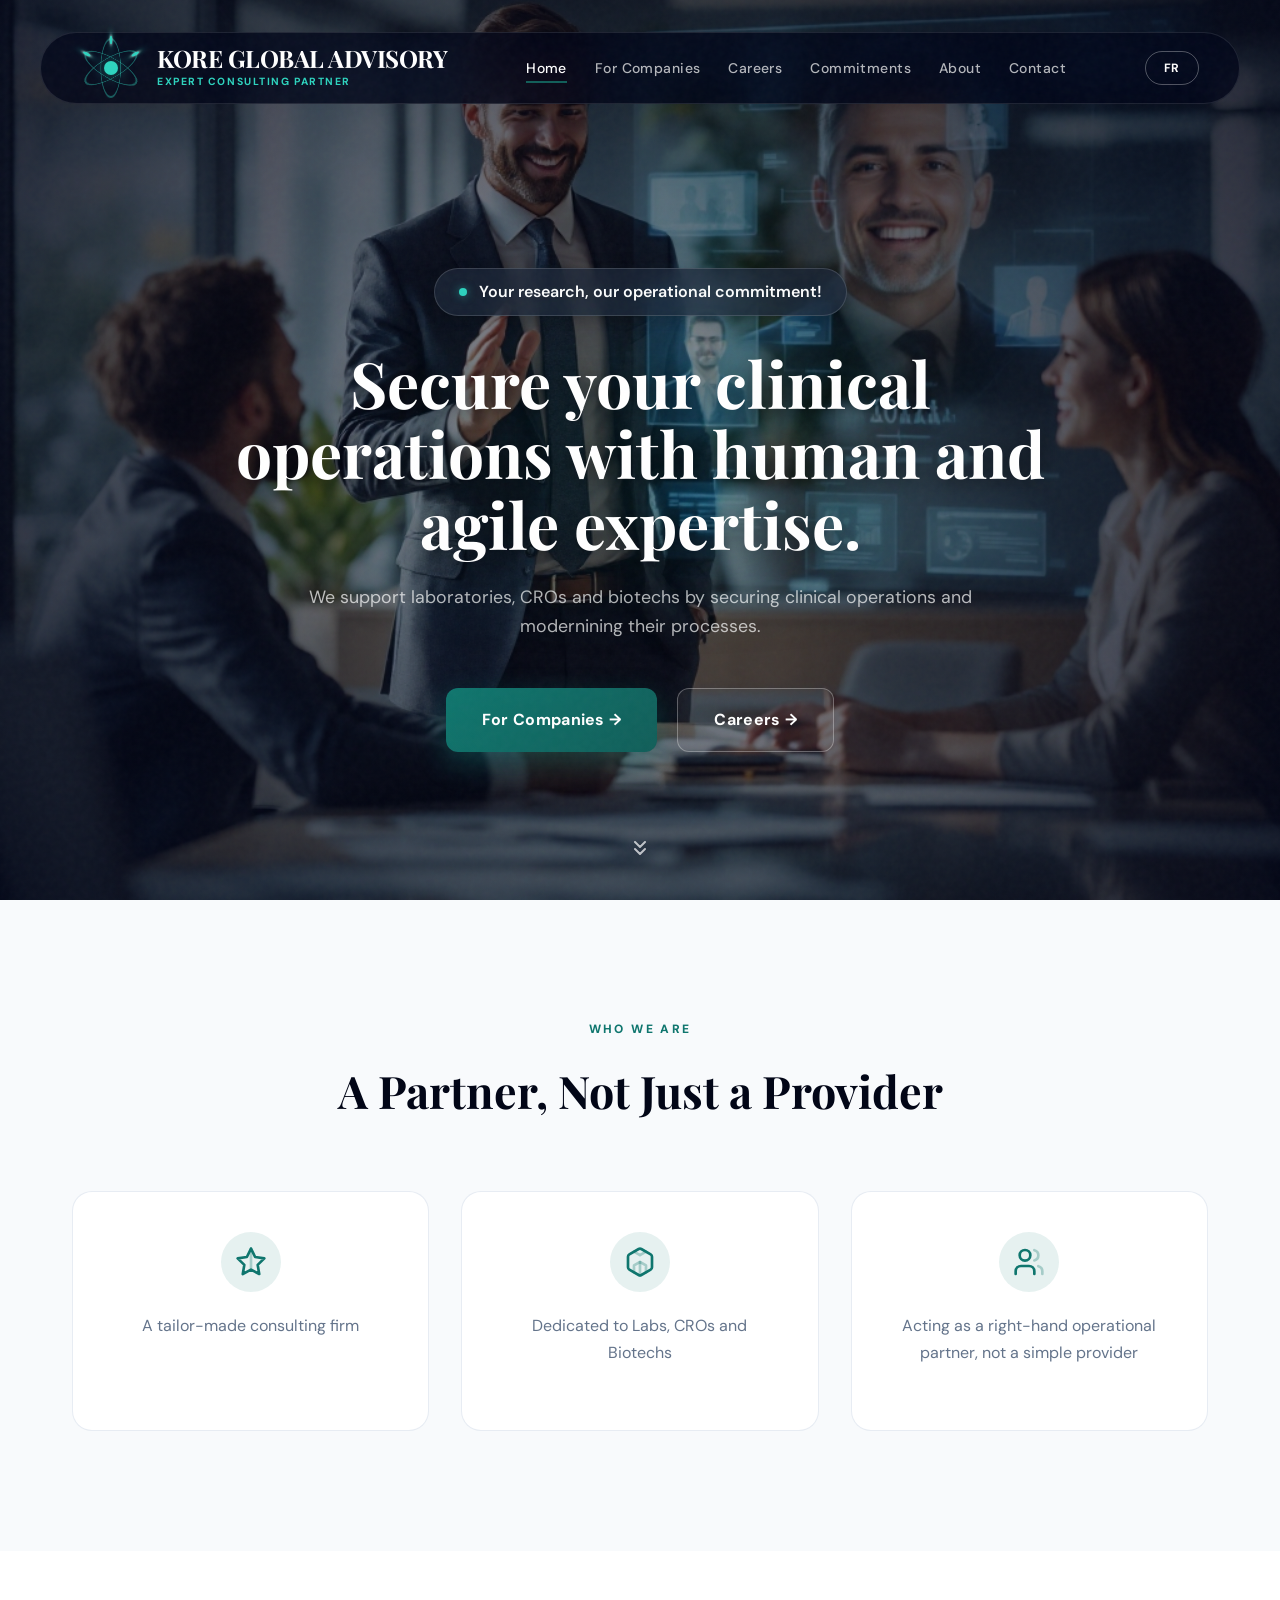
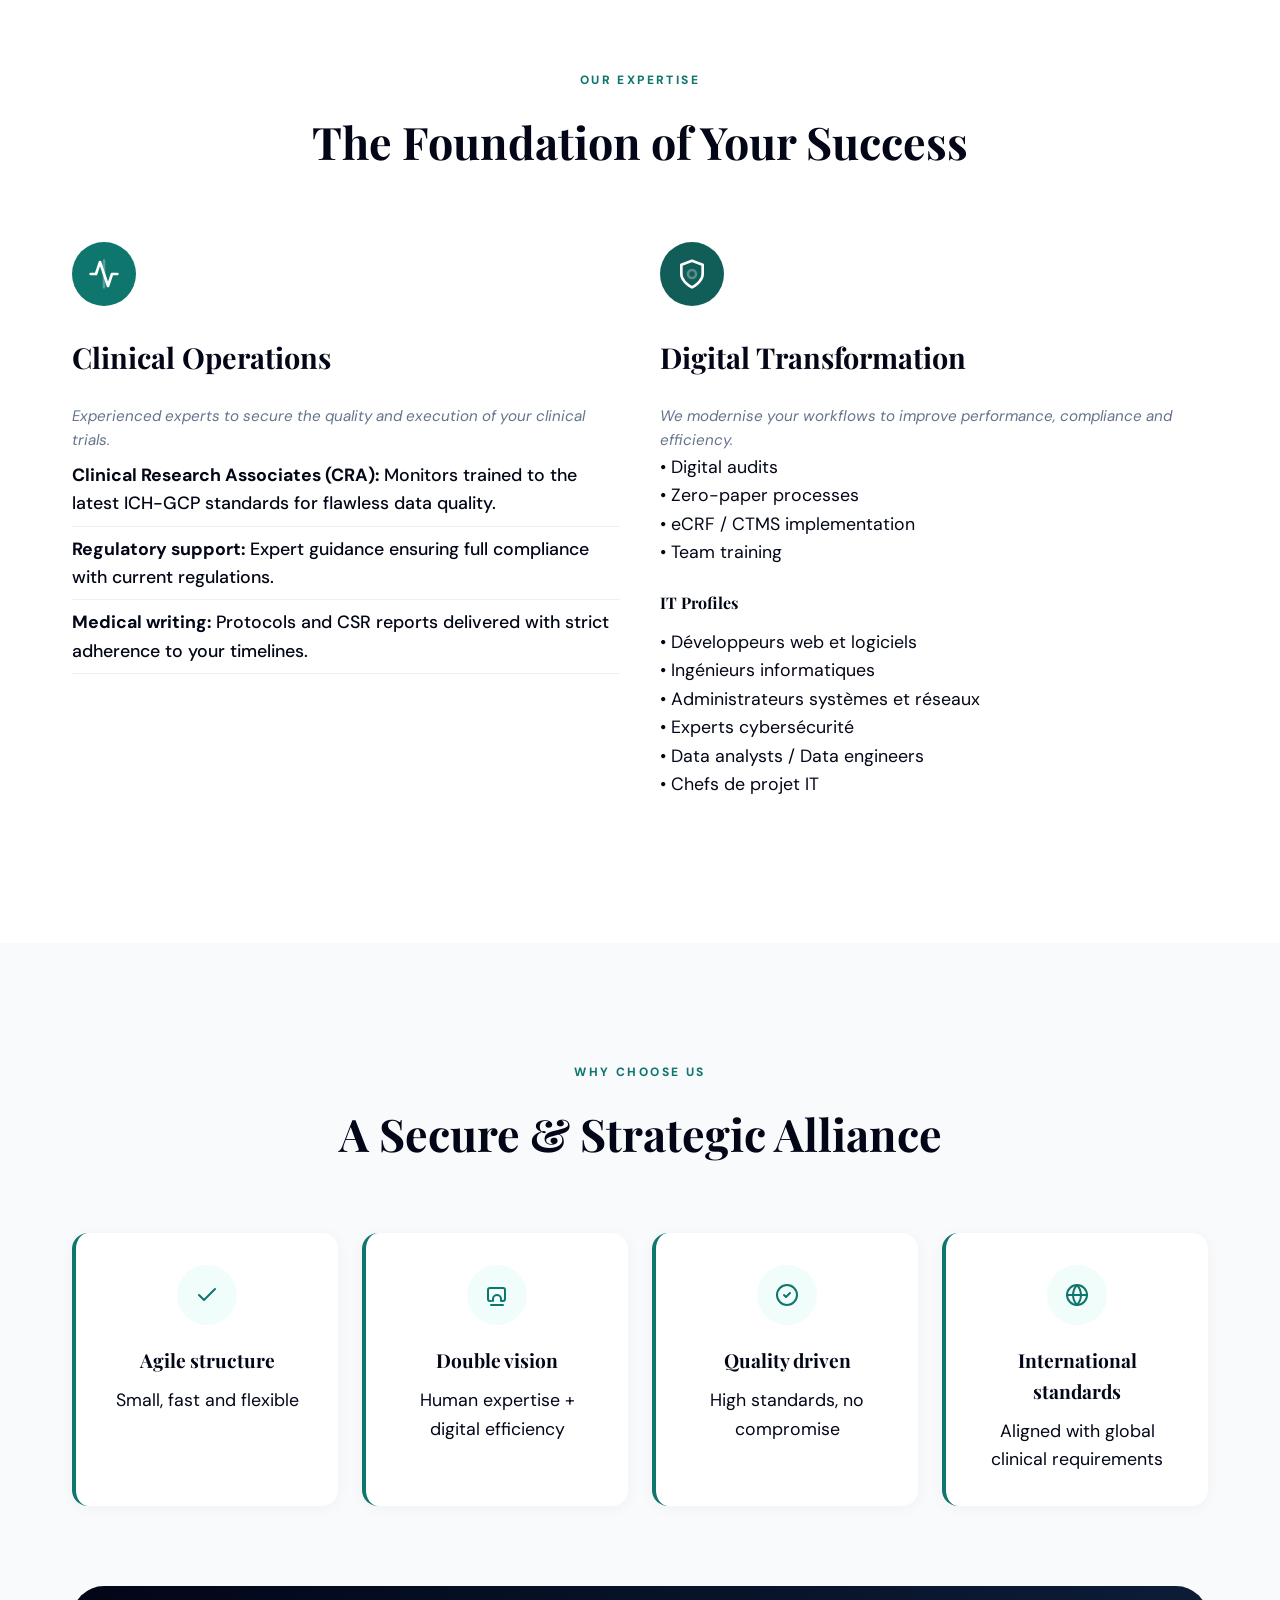
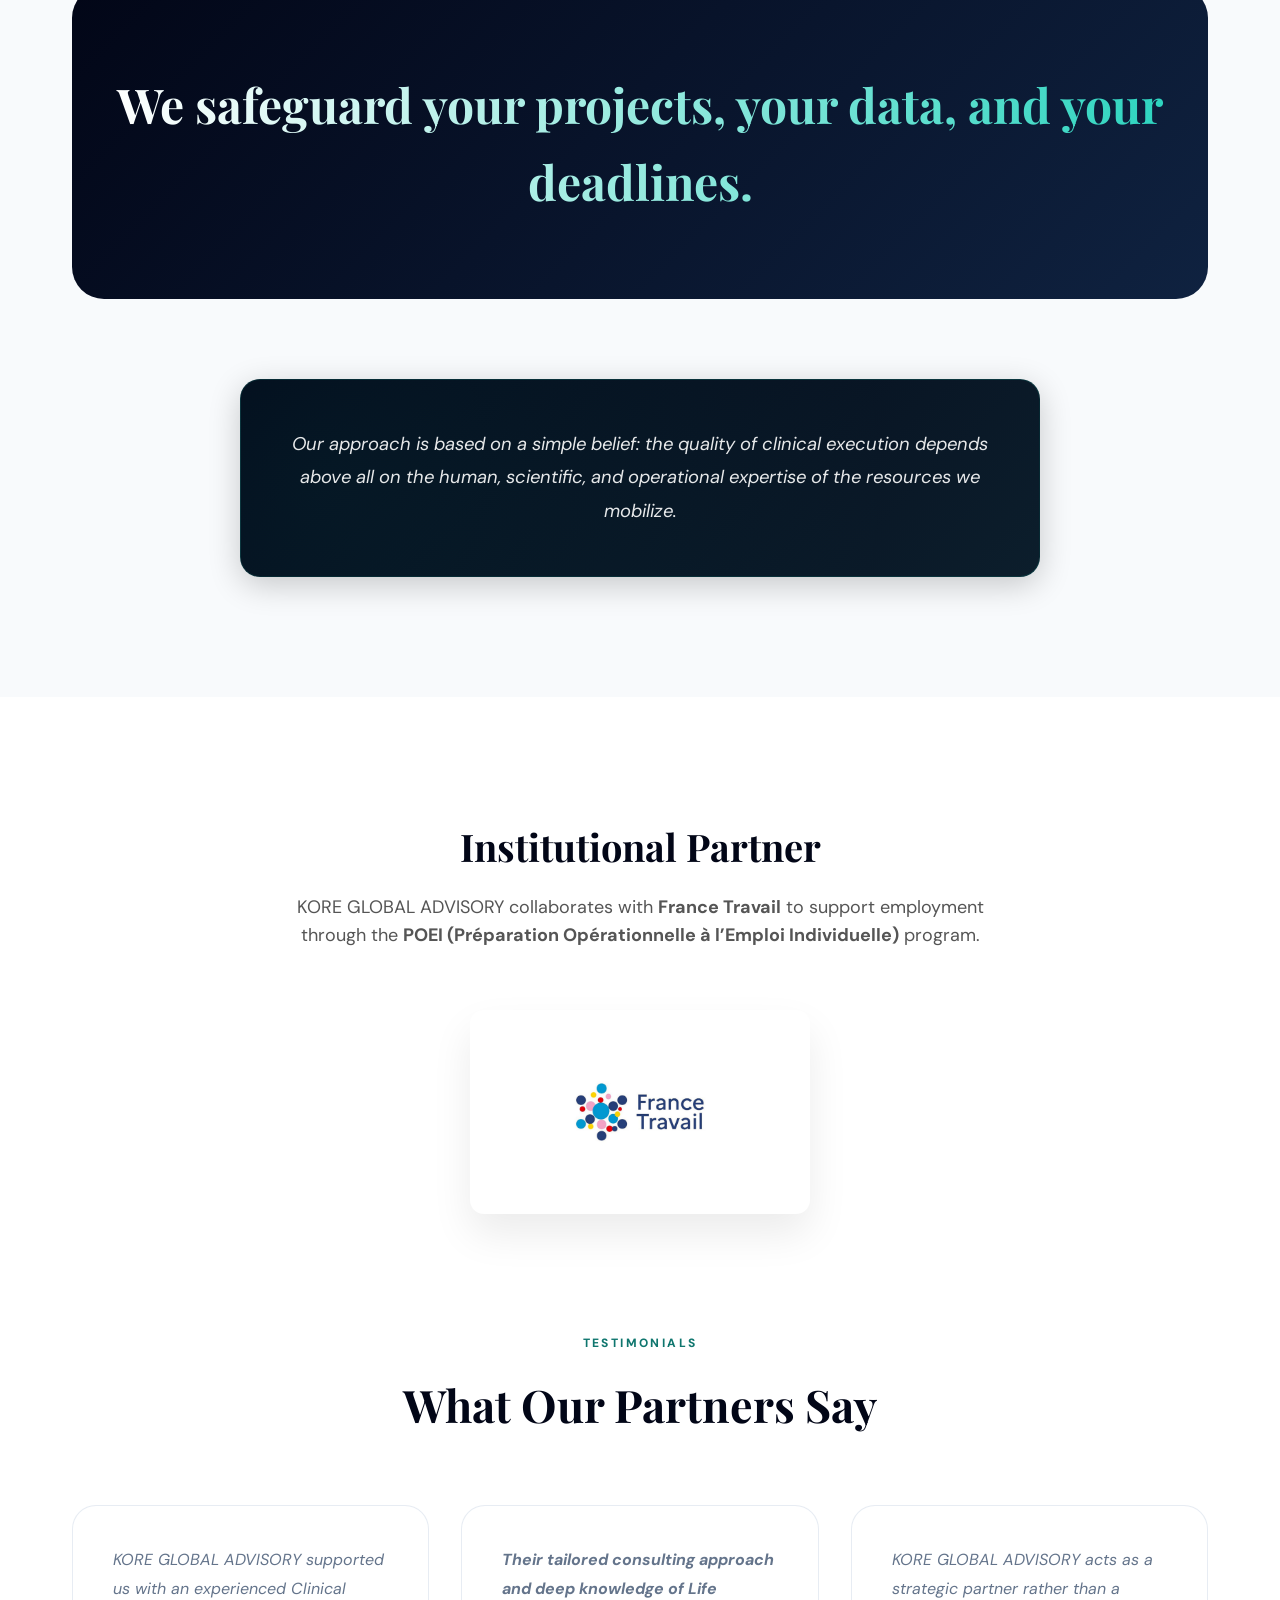
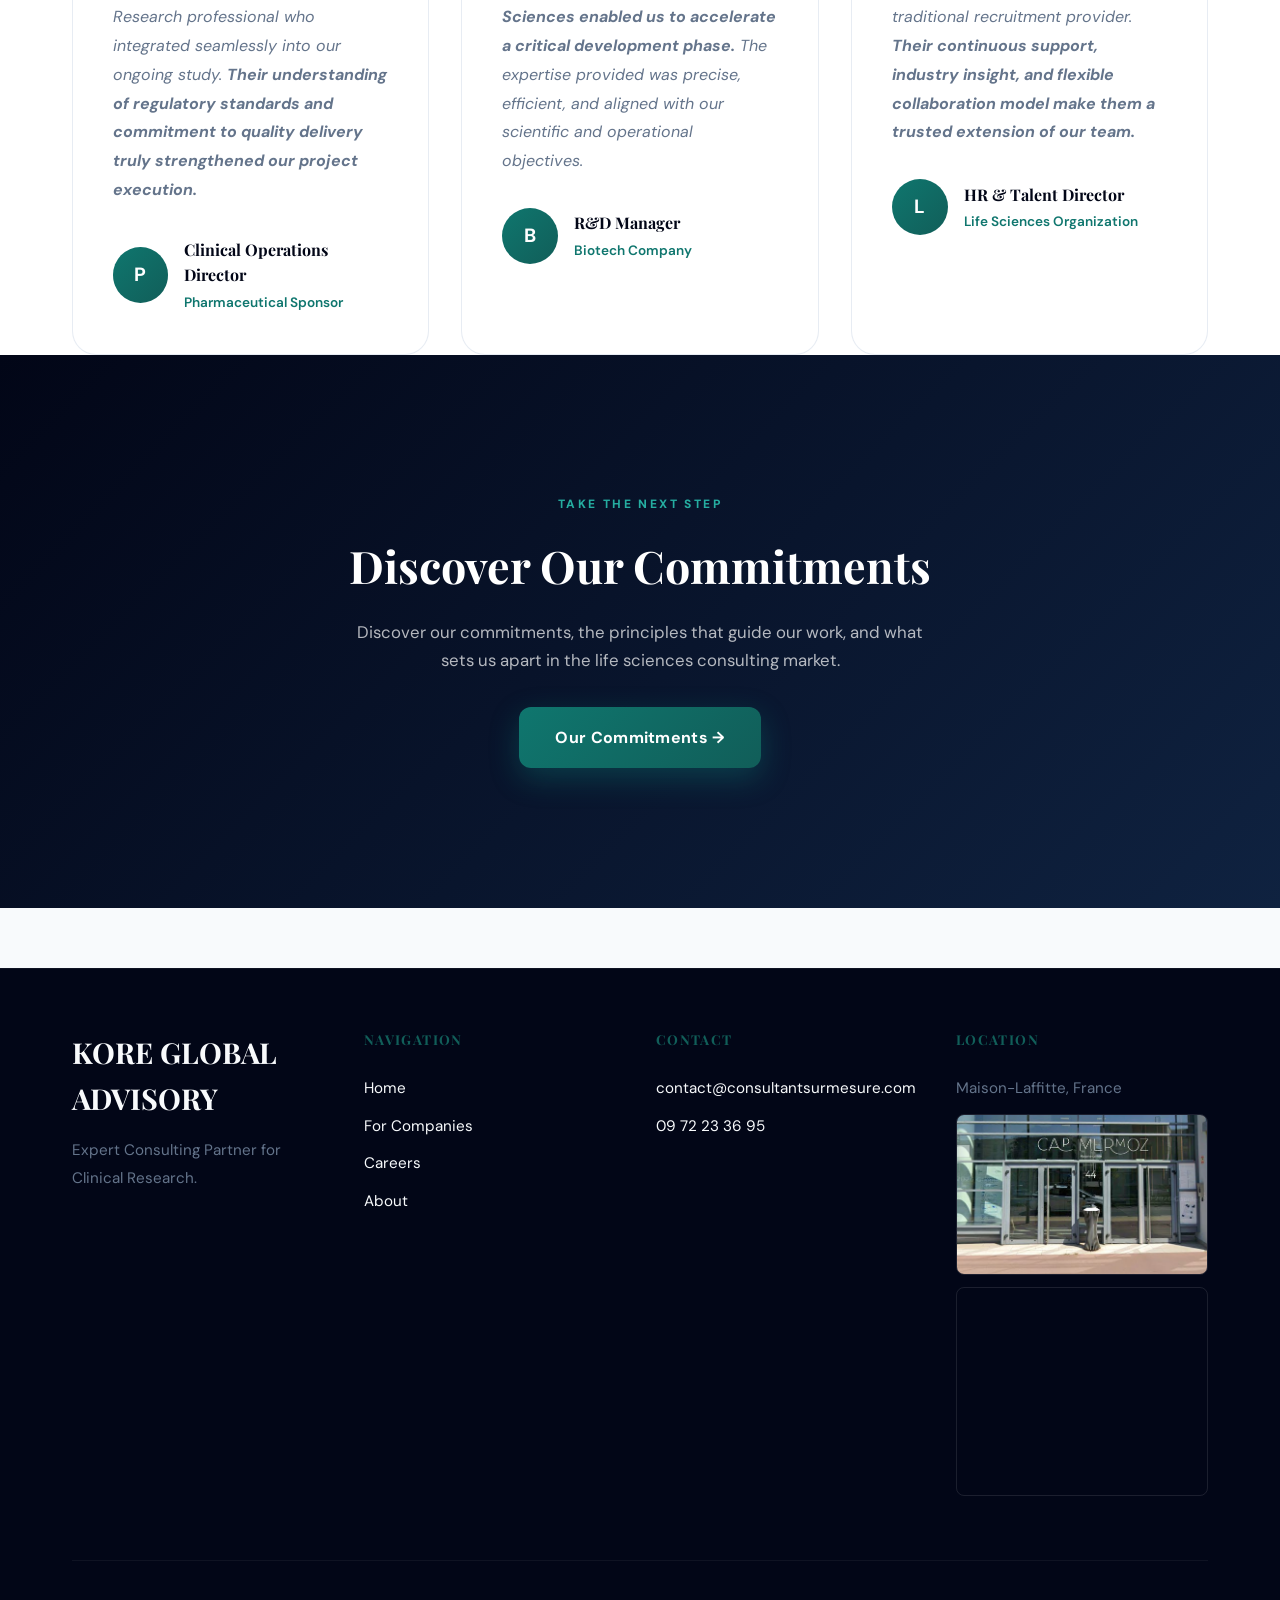
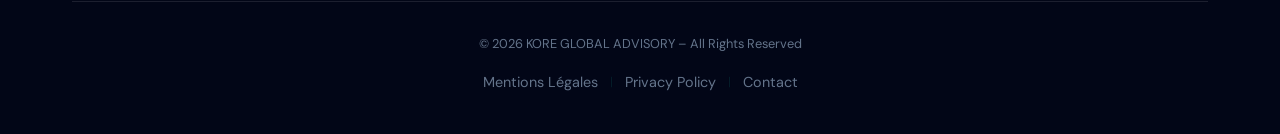
<file: index.html>
<!DOCTYPE html>
<html lang="en">

<head>
    <meta charset="UTF-8">
    <meta name="viewport" content="width=device-width, initial-scale=1.0">

    <title>KORE GLOBAL ADVISORY | Expert Clinical Research Consulting</title>

    <title>KORE GLOBAL ADVISORY | Expert Clinical Research Consulting</title>

    <meta name="description"
        content="Connecting pharmaceutical, biomedical, and cosmetic companies with qualified clinical research experts in France & Europe.">
    <link
        href="https://fonts.googleapis.com/css2?family=Playfair+Display:wght@400;600;700&family=DM+Sans:wght@400;500;600;700&display=swap"
        rel="stylesheet">
    <link rel="stylesheet" href="styles.css">
</head>

<body>

    <!-- HEADER -->
    <header class="header">
        <a href="index.html" class="logo-container">
            <div class="atom-wrapper">
                <div class="atom-ring ring-1"></div>
                <div class="atom-ring ring-2"></div>
                <div class="atom-ring ring-3"></div>
                <div class="atom-nucleus"></div>
            </div>
            <div class="logo-text-col">
                <span class="brand-main">KORE GLOBAL ADVISORY</span>
                <span class="brand-sub" data-i18n="brand_sub">Expert Consulting Partner</span>
            </div>
        </a>
        <nav class="nav">
            <a href="index.html" class="active" data-i18n="nav_home">Home</a>
            <a href="companies.html" data-i18n="nav_companies">For Companies</a>
            <a href="careers.html" data-i18n="nav_careers">Careers</a>
            <a href="commitments.html" data-i18n="nav_commitments">Commitments</a>
            <a href="about.html" data-i18n="nav_about">About</a>
            <a href="contact.html" data-i18n="nav_contact">Contact</a>
        </nav>
        <div class="header-right">
            <button class="lang-btn" id="langBtn">EN</button>
            <div class="hamburger" id="hamburger">
                <span></span>
                <span></span>
                <span></span>
            </div>
        </div>
    </header>

    <!-- MOBILE NAV -->
    <nav class="mobile-nav" id="mobileNav">
        <a href="index.html" data-i18n="nav_home">Home</a>
        <a href="companies.html" data-i18n="nav_companies">For Companies</a>
        <a href="careers.html" data-i18n="nav_careers">Careers</a>
        <a href="commitments.html" data-i18n="nav_commitments">Commitments</a>
        <a href="about.html" data-i18n="nav_about">About</a>
        <a href="contact.html" data-i18n="nav_contact">Contact</a>
    </nav>

    <!-- HERO -->
    <section class="hero">
        <div class="hero-slider">
            <div class="slide active" style="background-image: url('images/hero-slide-1.jpg');"></div>
            <div class="slide" style="background-image: url('images/hero-slide-2.jpg');"></div>
            <div class="slide" style="background-image: url('images/hero-slide-3.jpg');"></div>
            <div class="slide" style="background-image: url('images/hero-slide-4.jpg');"></div>
            <div class="slide" style="background-image: url('images/hero-slide-5.jpg');"></div>
        </div>

        <div class="hero-content">
            <div class="hero-label">
                <span class="label-dot"></span>
                <span data-i18n="motto">Your research, our operational commitment!</span>
            </div>
            <h1 class="hero-title">
                <span data-i18n="hero_title">Secure your clinical operations with human and agile expertise.</span>
            </h1>
            <p class="hero-text" data-i18n="hero_subtitle">We support laboratories, CROs and biotechs by securing
                clinical operations and modernising their processes.</p>
            <div class="hero-btns">
                <a href="companies.html" class="btn btn-primary" data-i18n="btn_companies">For Companies →</a>
                <a href="careers.html" class="btn btn-outline" data-i18n="btn_careers">Careers →</a>
            </div>
        </div>

        <div class="scroll-indicator">
            <svg width="24" height="24" viewBox="0 0 24 24" fill="none" stroke="currentColor" stroke-width="2"
                stroke-linecap="round" stroke-linejoin="round">
                <path d="M7 13l5 5 5-5M7 6l5 5 5-5" />
            </svg>
        </div>
    </section>


    <!-- WHO WE ARE -->
    <section class="section section-light">
        <div class="container">
            <div class="section-header animate-in">
                <div class="section-label" data-i18n="who_title">Who We Are</div>
                <h2 class="section-title">A Partner, Not Just a Provider</h2>
            </div>
            <div class="who-we-are-grid">
                <div class="who-block animate-in">
                    <div class="trust-icon" style="background: rgba(15, 118, 110, 0.1); color: var(--primary);">
                        <svg xmlns="http://www.w3.org/2000/svg" width="32" height="32" viewBox="0 0 24 24" fill="none"
                            stroke="currentColor" stroke-width="2" stroke-linecap="round" stroke-linejoin="round">
                            <path
                                d="M12 2L15.09 8.26 22 9.27 17 14.14 18.18 21.02 12 17.77 5.82 21.02 7 14.14 2 9.27 8.91 8.26 12 2" />
                            <path d="M12 2v15.77" opacity="0.3" />
                        </svg>
                    </div>
                    <p class="card-text" data-i18n="who_block1">A tailor-made consulting firm</p>
                </div>
                <div class="who-block animate-in">
                    <div class="trust-icon" style="background: rgba(15, 118, 110, 0.1); color: var(--primary);">
                        <svg xmlns="http://www.w3.org/2000/svg" width="32" height="32" viewBox="0 0 24 24" fill="none"
                            stroke="currentColor" stroke-width="2" stroke-linecap="round" stroke-linejoin="round">
                            <path
                                d="M21 16V8a2 2 0 0 0-1-1.73l-7-4a2 2 0 0 0-2 0l-7 4A2 2 0 0 0 3 8v8a2 2 0 0 0 1 1.73l7 4a2 2 0 0 0 2 0l7-4A2 2 0 0 0 21 16z" />
                            <polyline points="7.5 4.21 12 6.81 16.5 4.21" opacity="0.3" />
                            <polyline points="7.5 19.79 7.5 14.6 12 12 16.5 14.6 16.5 19.79" opacity="0.3" />
                            <polyline points="12 12 12 22" opacity="0.3" />
                        </svg>
                    </div>
                    <p class="card-text" data-i18n="who_block2">Dedicated to Labs, CROs and Biotechs</p>
                </div>
                <div class="who-block animate-in">
                    <div class="trust-icon" style="background: rgba(15, 118, 110, 0.1); color: var(--primary);">
                        <svg xmlns="http://www.w3.org/2000/svg" width="32" height="32" viewBox="0 0 24 24" fill="none"
                            stroke="currentColor" stroke-width="2" stroke-linecap="round" stroke-linejoin="round">
                            <path d="M16 21v-2a4 4 0 0 0-4-4H6a4 4 0 0 0-4 4v2" />
                            <circle cx="9" cy="7" r="4" />
                            <path d="M22 21v-2a4 4 0 0 0-3-3.87" opacity="0.3" />
                            <path d="M16 3.13a4 4 0 0 1 0 7.75" opacity="0.3" />
                        </svg>
                    </div>
                    <p class="card-text" data-i18n="who_block3">Acting as a right-hand operational partner, not a simple
                        provider</p>
                </div>
            </div>
        </div>
    </section>

    <!-- EXPERTISE -->
    <section class="section section-white">
        <div class="container">
            <div class="section-header animate-in">
                <div class="section-label" data-i18n="expertise_title">Our Expertise</div>
                <h2 class="section-title">The Foundation of Your Success</h2>
            </div>
            <div class="expertise-pillars">
                <div class="pillar animate-in">
                    <div class="card-icon" style="background: var(--primary);">
                        <svg xmlns="http://www.w3.org/2000/svg" width="32" height="32" viewBox="0 0 24 24" fill="none"
                            stroke="currentColor" stroke-width="2" stroke-linecap="round" stroke-linejoin="round">
                            <path d="M22 12h-4l-3 9L9 3l-3 9H2" />
                            <path d="M12 2v20" opacity="0.3" />
                        </svg>
                    </div>
                    <h3 class="pillar-title" data-i18n="exp_left_title">Clinical Operations</h3>
                    <p class="pillar-text" data-i18n="exp_left_text">Experienced experts to secure the quality and
                        execution of your clinical trials.</p>
                    <ul class="pillar-list" data-i18n="exp_left_list">
                        <li><strong>Clinical Research Associates (CRA):</strong> Monitors trained to the latest ICH-GCP
                            standards for flawless data quality.</li>
                        <li><strong>Regulatory support:</strong> Expert guidance ensuring full compliance with current
                            regulations.</li>
                        <li><strong>Medical writing:</strong> Protocols and CSR reports delivered with strict adherence
                            to your timelines.</li>
                    </ul>
                </div>
                <div class="pillar animate-in">
                    <div class="card-icon" style="background: var(--primary-light);">
                        <svg xmlns="http://www.w3.org/2000/svg" width="32" height="32" viewBox="0 0 24 24" fill="none"
                            stroke="currentColor" stroke-width="2" stroke-linecap="round" stroke-linejoin="round">
                            <path d="M12 22s8-4 8-10V5l-8-3-8 3v7c0 6 8 10 8 10z" />
                            <circle cx="12" cy="12" r="3" opacity="0.3" />
                        </svg>
                    </div>
                    <h3 class="pillar-title" data-i18n="exp_right_title">Digital Transformation</h3>
                    <p class="pillar-text" data-i18n="exp_right_text">We modernise your workflows to improve
                        performance, compliance and efficiency.</p>
                    <div class="pillar-list" style="white-space: pre-line;" data-i18n="exp_right_list">• Digital audits
                        • Zero-paper processes
                        • eCRF / CTMS implementation
                        • Team training</div>
                    <h4 style="font-size: 1rem; font-weight: 700; color: var(--dark); margin: 20px 0 12px;">IT Profiles
                    </h4>
                    <div class="pillar-list" style="white-space: pre-line;" data-i18n="exp_right_profiles">•
                        Développeurs web et logiciels
                        • Ingénieurs informatiques
                        • Administrateurs systèmes et réseaux
                        • Experts cybersécurité
                        • Data analysts / Data engineers
                        • Chefs de projet IT</div>
                </div>
            </div>
        </div>
    </section>

    <!-- WHY CHOOSE US -->
    <section class="section section-light">
        <div class="container">
            <div class="section-header animate-in">
                <div class="section-label" data-i18n="why_title">Why Choose Us</div>
                <h2 class="section-title">A Secure & Strategic Alliance</h2>
            </div>
            <div class="trust-grid">
                <div class="trust-block animate-in">
                    <div class="trust-icon">
                        <svg xmlns="http://www.w3.org/2000/svg" width="24" height="24" viewBox="0 0 24 24" fill="none"
                            stroke="currentColor" stroke-width="2" stroke-linecap="round" stroke-linejoin="round">
                            <polyline points="20 6 9 17 4 12" />
                        </svg>
                    </div>
                    <h4 data-i18n="why_1_title">Agile structure</h4>
                    <p data-i18n="why_1_text">Small, fast and flexible</p>
                </div>
                <div class="trust-block animate-in" style="transition-delay: 0.1s;">
                    <div class="trust-icon">
                        <svg xmlns="http://www.w3.org/2000/svg" width="24" height="24" viewBox="0 0 24 24" fill="none"
                            stroke="currentColor" stroke-width="2" stroke-linecap="round" stroke-linejoin="round">
                            <path d="M17 18h1a2 2 0 0 0 2-2V7a2 2 0 0 0-2-2H5a2 2 0 0 0-2 2v9a2 2 0 0 0 2 2h1" />
                            <path d="M18 22H6" />
                            <path d="M8 18v-2a4 4 0 0 1 8 0v2" />
                        </svg>
                    </div>
                    <h4 data-i18n="why_2_title">Double vision</h4>
                    <p data-i18n="why_2_text">Human expertise + digital efficiency</p>
                </div>
                <div class="trust-block animate-in" style="transition-delay: 0.2s;">
                    <div class="trust-icon">
                        <svg xmlns="http://www.w3.org/2000/svg" width="24" height="24" viewBox="0 0 24 24" fill="none"
                            stroke="currentColor" stroke-width="2" stroke-linecap="round" stroke-linejoin="round">
                            <circle cx="12" cy="12" r="10" />
                            <path d="m9 12 2 2 4-4" />
                        </svg>
                    </div>
                    <h4 data-i18n="why_3_title">Quality driven</h4>
                    <p data-i18n="why_3_text">High standards, no compromise</p>
                </div>
                <div class="trust-block animate-in" style="transition-delay: 0.3s;">
                    <div class="trust-icon">
                        <svg xmlns="http://www.w3.org/2000/svg" width="24" height="24" viewBox="0 0 24 24" fill="none"
                            stroke="currentColor" stroke-width="2" stroke-linecap="round" stroke-linejoin="round">
                            <circle cx="12" cy="12" r="10" />
                            <line x1="2" y1="12" x2="22" y2="12" />
                            <path
                                d="M12 2a15.3 15.3 0 0 1 4 10 15.3 15.3 0 0 1-4 10 15.3 15.3 0 0 1-4-10 15.3 15.3 0 0 1 4-10z" />
                        </svg>
                    </div>
                    <h4 data-i18n="why_4_title">International standards</h4>
                    <p data-i18n="why_4_text">Aligned with global clinical requirements</p>
                </div>
            </div>

            <!-- FINAL PROMISE -->
            <div class="final-promise-box animate-in">
                <h2 class="promise-text" data-i18n="promise_text">We secure your projects, your data, and your
                    timelines.</h2>
            </div>

            <!-- CONVICTION -->
            <div class="conviction-box animate-in">
                <p data-i18n="conviction_text">Our approach is based on a simple conviction: The quality of clinical
                    execution depends above all on the human, scientific and operational quality of the resources
                    mobilized.</p>
            </div>
        </div>
    </section>
    <!-- PARTNERS -->
<section class="partners">
  <div class="container">

    <h2 class="partner-title">Institutional Partner</h2>

    <p class="partner-description">
      KORE GLOBAL ADVISORY collaborates with 
      <strong>France Travail</strong> to support employment through the 
      <strong>POEI (Préparation Opérationnelle à l’Emploi Individuelle)</strong> program.
    </p>

    <div class="partner-card">
        <img src="images/france-travail-logo.png" alt="France Travail Partner">
    </div>

  </div>
</section>
    <!-- TESTIMONIALS -->
    <section class="testimonials-section section-white">
        <div class="container">
            <div class="section-header animate-in">
                <div class="section-label" data-i18n="testimonials_label">Testimonials</div>
                <h2 class="section-title" data-i18n="testimonials_title">What Our Partners Say</h2>
            </div>
            <div class="testimonials-grid">
                <div class="testimonial-card animate-in">
                    <p class="testimonial-quote" data-i18n="testimonial_1">"KORE GLOBAL ADVISORY supported us with an
                        experienced Clinical Research professional who integrated seamlessly into our ongoing study.
                        <strong>Their understanding of regulatory standards and commitment to quality delivery truly
                            strengthened our project execution.</strong>"
                    </p>
                    <div class="testimonial-author">
                        <div class="testimonial-avatar">P</div>
                        <div class="testimonial-info">
                            <h4 data-i18n="testimonial_1_role">Clinical Operations Director</h4>
                            <p data-i18n="testimonial_1_company">Pharmaceutical Sponsor</p>
                        </div>
                    </div>
                </div>
                <div class="testimonial-card animate-in">
                    <p class="testimonial-quote" data-i18n="testimonial_2">"<strong>Their tailored consulting approach
                            and deep knowledge of Life Sciences enabled us to accelerate a critical development
                            phase.</strong> The expertise provided was precise, efficient, and aligned with our
                        scientific and operational objectives."</p>
                    <div class="testimonial-author">
                        <div class="testimonial-avatar">B</div>
                        <div class="testimonial-info">
                            <h4 data-i18n="testimonial_2_role">R&D Manager</h4>
                            <p data-i18n="testimonial_2_company">Biotech Company</p>
                        </div>
                    </div>
                </div>
                <div class="testimonial-card animate-in">
                    <p class="testimonial-quote" data-i18n="testimonial_3">"KORE GLOBAL ADVISORY acts as a strategic
                        partner rather than a traditional recruitment provider. <strong>Their continuous support,
                            industry insight, and flexible collaboration model make them a trusted extension of our
                            team.</strong>"</p>
                    <div class="testimonial-author">
                        <div class="testimonial-avatar">L</div>
                        <div class="testimonial-info">
                            <h4 data-i18n="testimonial_3_role">HR & Talent Director</h4>
                            <p data-i18n="testimonial_3_company">Life Sciences Organization</p>
                        </div>
                    </div>
                </div>
            </div>
        </div>
    </section>

    <!-- CTA -->
    <section class="section section-dark">
        <div class="container">
            <div class="cta-content animate-in">
                <div class="section-label" data-i18n="cta_label">Take the Next Step</div>
                <h2 class="section-title" data-i18n="cta_title">Discover Our Commitments</h2>
                <p class="cta-text" data-i18n="cta_text">Learn about the principles that guide everything we do.
                    Understand how we differentiate ourselves in the Life Sciences consulting market.</p>
                <a href="commitments.html" class="btn btn-primary" data-i18n="cta_btn">Our Commitments →</a>
            </div>
        </div>
    </section>

    <!-- FOOTER -->
    <footer class="footer">
        <div class="container">
            <div class="footer-grid">
                <div>
                    <div class="footer-brand-name">KORE GLOBAL ADVISORY</div>
                    <p class="footer-brand-text" data-i18n="footer_text">Expert Consulting Partner for Clinical
                        Research. Tailored solutions for pharmaceutical, biomedical, and cosmetic industries.</p>
                </div>
                <div>
                    <h4 class="footer-col-title" data-i18n="footer_nav">Navigation</h4>
                    <ul class="footer-links">
                        <li><a href="index.html" data-i18n="nav_home">Home</a></li>
                        <li><a href="companies.html" data-i18n="nav_companies">For Companies</a></li>
                        <li><a href="careers.html" data-i18n="nav_careers">Careers</a></li>
                        <li><a href="about.html" data-i18n="nav_about">About</a></li>
                    </ul>
                </div>
                <div>
                    <h4 class="footer-col-title" data-i18n="footer_contact">Contact</h4>
                    <ul class="footer-links">
                        <li><a href="mailto:contact@consultantsurmesure.com">contact@consultantsurmesure.com</a></li>
                        <li><a href="tel:+33744114917">09 72 23 36 95</a></li>
                    </ul>
                </div>
                <div>
                    <h4 class="footer-col-title">Location</h4>
                    <p class="footer-brand-text">Maison-Laffitte, France</p>
                    <div
                        style="margin-top: 12px; border-radius: 8px; overflow: hidden; border: 1px solid rgba(255,255,255,0.1);">
                        <img src="images/cap-mermoz.jpg.png" alt="CAP Mermoz - 44 rue Jean Mermoz, Maisons-Laffitte"
                            style="width: 100%; height: auto; display: block;">
                    </div>
                    <div
                        style="margin-top: 12px; border-radius: 8px; overflow: hidden; border: 1px solid rgba(255,255,255,0.1);">
                        <iframe
                            src="https://www.google.com/maps/embed?pb=!1m14!1m8!1m3!1d275.42675412460557!2d2.14256990109745!3d48.947475293128086!3m2!1i1024!2i768!4f13.1!3m3!1m2!1s0x47e661f8ebeaffeb%3A0x173d1523d4a1648e!2sCap%20Mermoz!5e0!3m2!1sen!2sus!4v1771867025004!5m2!1sen!2sus"
                            width="100%" height="200" style="border:0;" allowfullscreen="" loading="lazy"
                            referrerpolicy="no-referrer-when-downgrade"></iframe>
                    </div>
                </div>
            </div>
            <div class="footer-bottom">
                <p data-i18n="footer_all_rights">&copy; 2026 KORE GLOBAL ADVISORY. All rights reserved.</p>
                <div class="footer-legal-links">
                    <a href="mentions-legales.html" data-i18n="legal_title">Mentions légales</a>
                    <span>|</span>
                    <a href="privacy-policy.html" data-i18n="footer_privacy">Politique de confidentialité</a>
                    <span>|</span>
                    <a href="contact.html" data-i18n="footer_contact">Contact</a>
                </div>
            </div>
        </div>
    </footer>

    <script src="shared.js"></script>
</body>

</html>
</file>
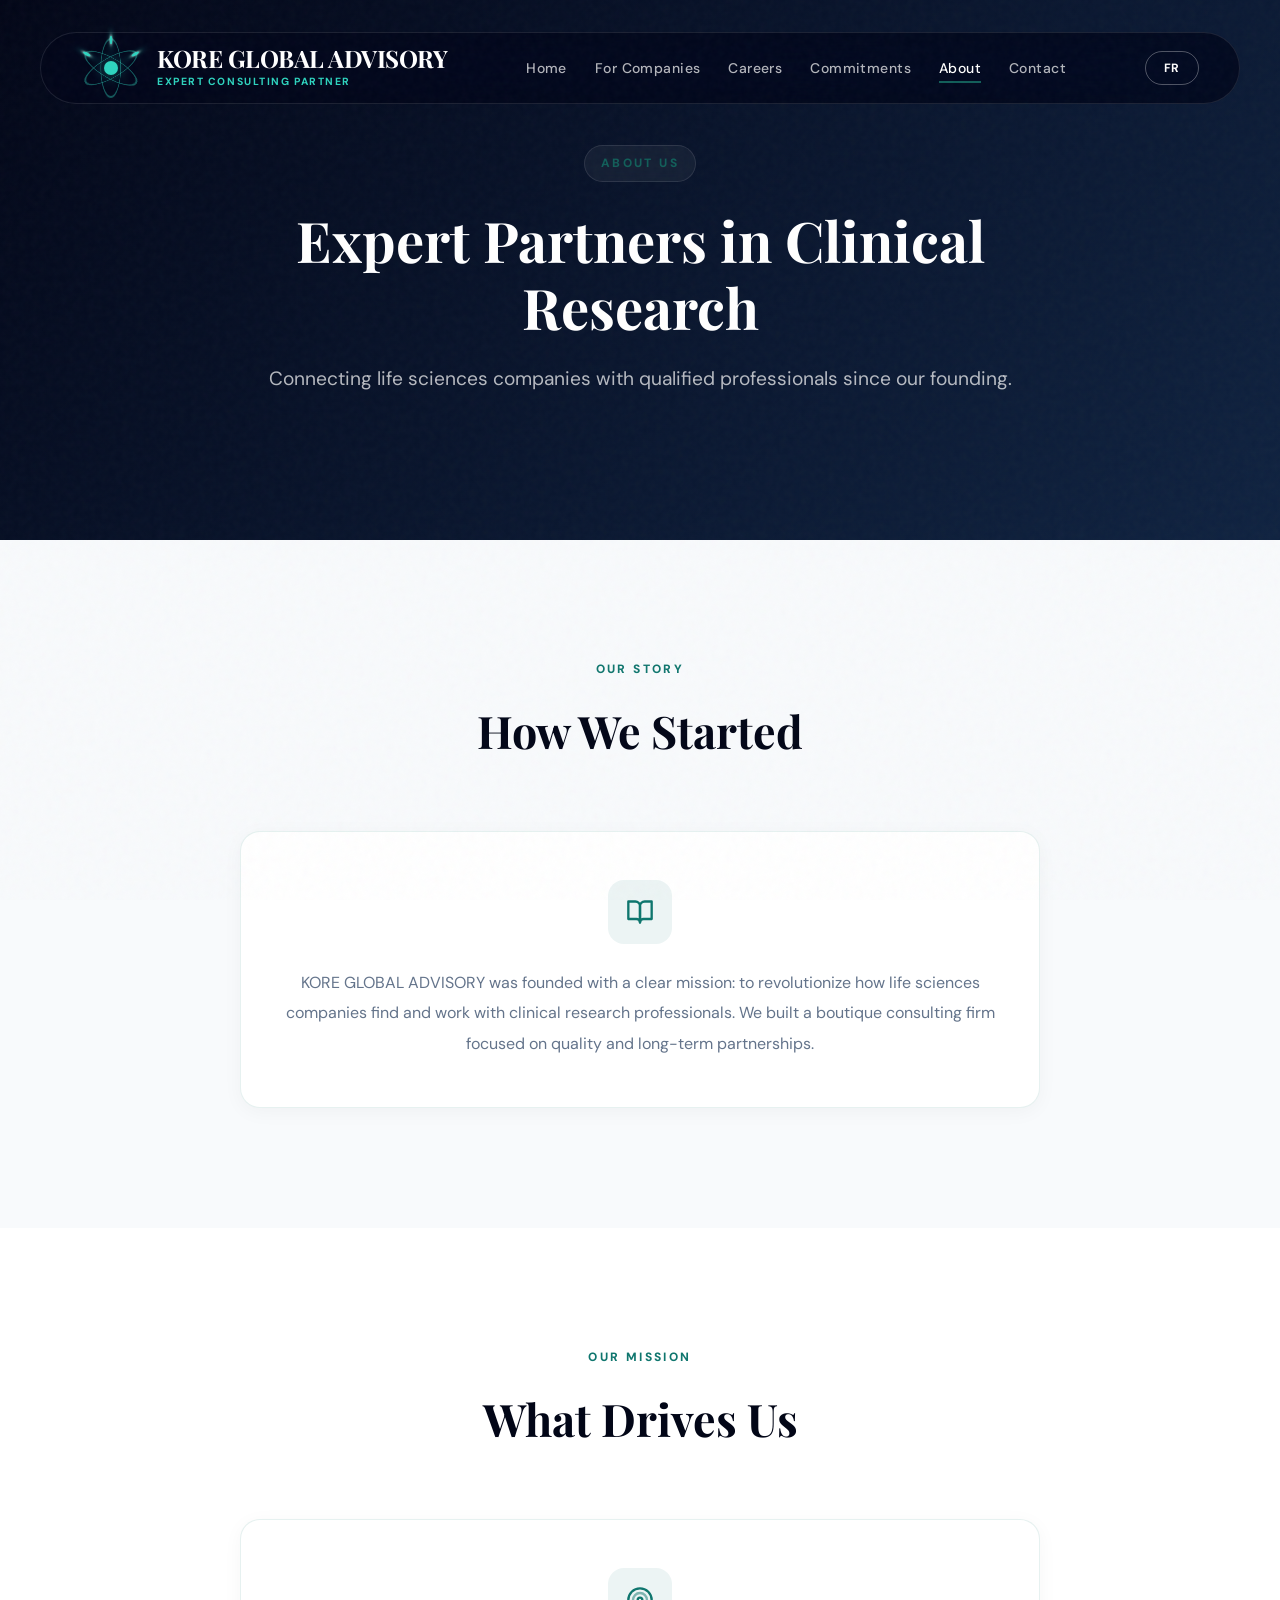
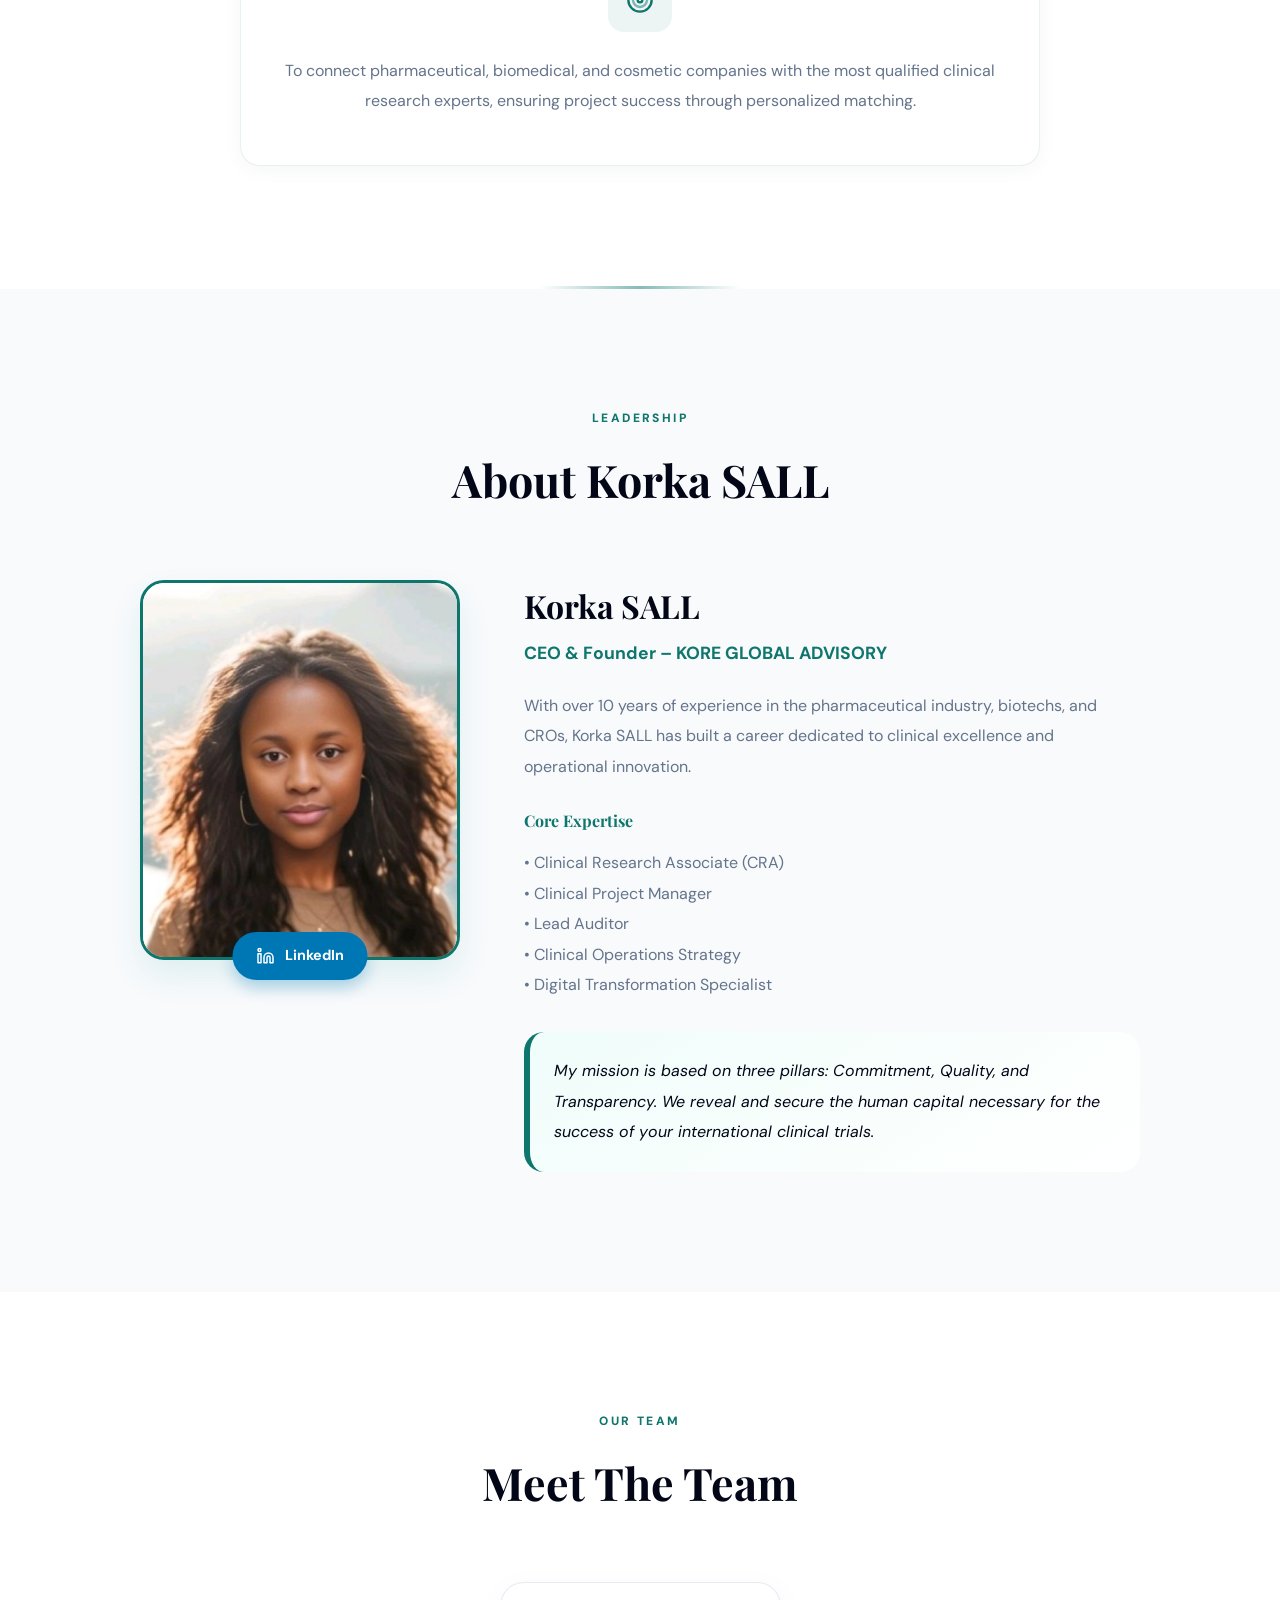
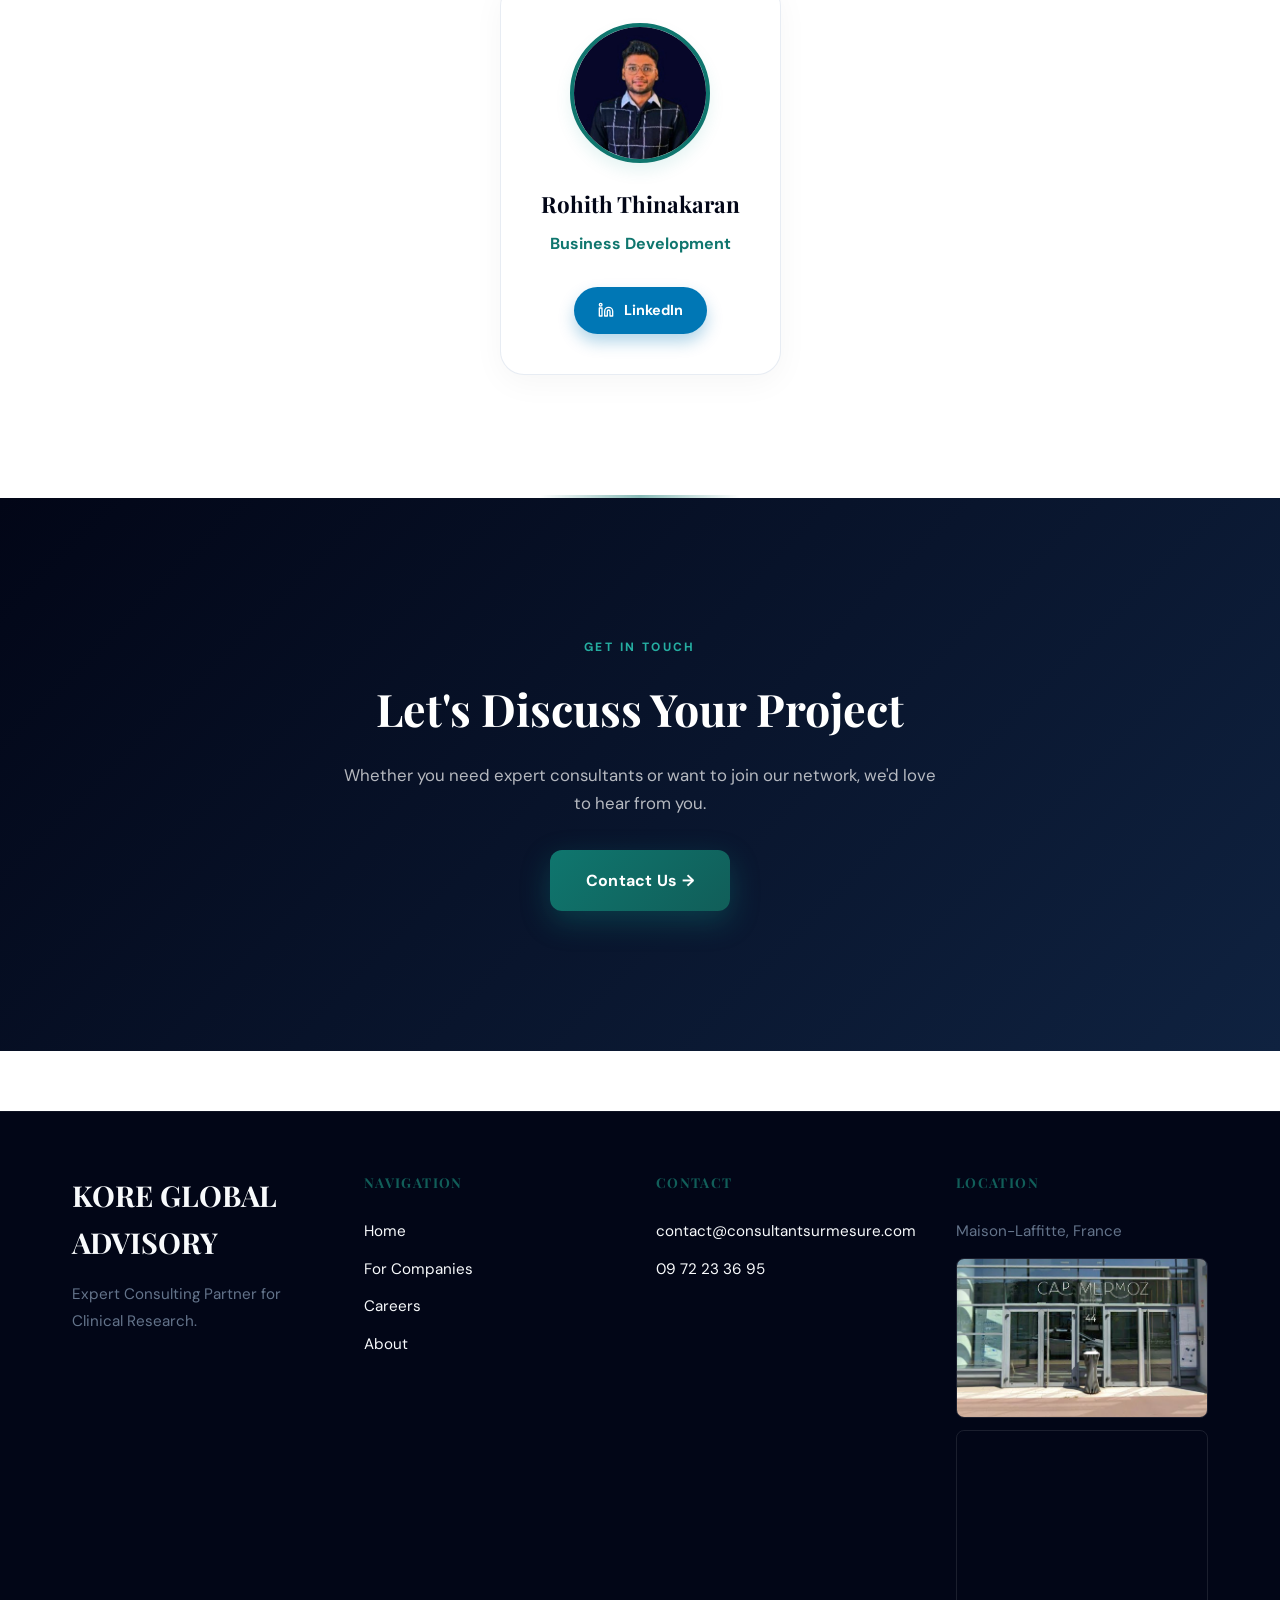
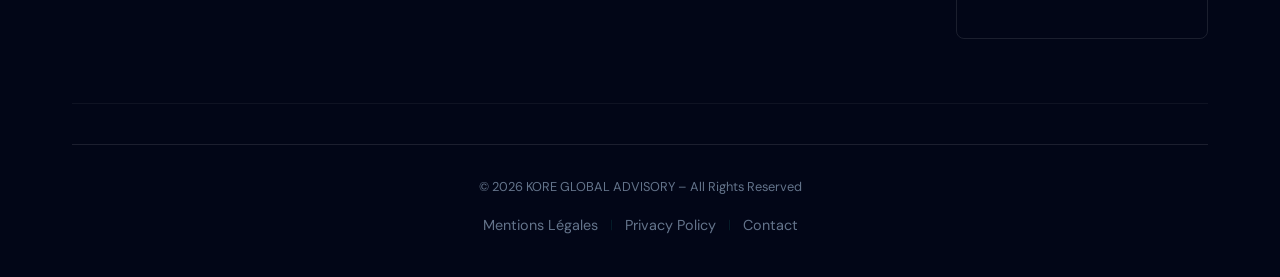
<file: about.html>
<!DOCTYPE html>
<html lang="en">

<head>
    <meta charset="UTF-8">
    <meta name="viewport" content="width=device-width, initial-scale=1.0">
    <title>About | KORE GLOBAL ADVISORY</title>
    <meta name="description"
        content="Learn about KORE GLOBAL ADVISORY - expert partners in clinical research connecting life sciences companies with qualified professionals.">
    <link
        href="https://fonts.googleapis.com/css2?family=Playfair+Display:wght@400;600;700&family=DM+Sans:wght@400;500;600;700&display=swap"
        rel="stylesheet">
    <link rel="stylesheet" href="styles.css">
</head>

<body class="inner-page-body">
    <!-- PREMIUM BACKGROUND -->
    <div class="premium-bg-container">
        <div class="premium-bg-grid"></div>
        <div class="premium-bg-grain"></div>
        <div class="bg-blob bg-blob-1"></div>
        <div class="bg-blob bg-blob-2"></div>
        <div class="bg-blob bg-blob-3"></div>
        <div class="bg-blob bg-blob-4"></div>
    </div>
    <!-- HEADER -->
    <header class="header">
        <a href="index.html" class="logo-container">
            <div class="atom-wrapper">
                <div class="atom-ring ring-1"></div>
                <div class="atom-ring ring-2"></div>
                <div class="atom-ring ring-3"></div>
                <div class="atom-nucleus"></div>
            </div>
            <div class="logo-text-col">
                <span class="brand-main">KORE GLOBAL ADVISORY</span>
                <span class="brand-sub" data-i18n="brand_sub">Expert Consulting Partner</span>
            </div>
        </a>
        <nav class="nav">
            <a href="index.html" data-i18n="nav_home">Home</a>
            <a href="companies.html" data-i18n="nav_companies">For Companies</a>
            <a href="careers.html" data-i18n="nav_careers">Careers</a>
            <a href="commitments.html" data-i18n="nav_commitments">Commitments</a>
            <a href="about.html" class="active" data-i18n="nav_about">About</a>
            <a href="contact.html" data-i18n="nav_contact">Contact</a>
        </nav>
        <div class="header-right">
            <button class="lang-btn" id="langBtn">EN</button>
            <div class="hamburger" id="hamburger"><span></span><span></span><span></span></div>
        </div>
    </header>

    <!-- MOBILE NAV -->
    <nav class="mobile-nav" id="mobileNav">
        <a href="index.html" data-i18n="nav_home">Home</a>
        <a href="companies.html" data-i18n="nav_companies">For Companies</a>
        <a href="careers.html" data-i18n="nav_careers">Careers</a>
        <a href="commitments.html" data-i18n="nav_commitments">Commitments</a>
        <a href="about.html" data-i18n="nav_about">About</a>
        <a href="contact.html" data-i18n="nav_contact">Contact</a>
    </nav>

    <!-- PAGE HERO -->
    <section class="page-hero">
        <div class="page-hero-content">
            <div class="page-label" data-i18n="about_label">About Us</div>
            <h1 class="page-title">
                <span data-i18n="about_title">Expert Partners in Clinical Research</span>
            </h1>
            <p class="page-subtitle" data-i18n="about_subtitle">Connecting life sciences companies with qualified
                professionals since our founding.</p>
        </div>
    </section>

    <!-- STORY -->
    <section class="section section-light">
        <div class="container">
            <div class="section-header animate-in">
                <div class="section-label" data-i18n="story_label">Our Story</div>
                <h2 class="section-title" data-i18n="story_title">How We Started</h2>
            </div>
            <div class="feature-card animate-in">
                <div class="feature-icon">
                    <svg xmlns="http://www.w3.org/2000/svg" width="28" height="28" viewBox="0 0 24 24" fill="none"
                        stroke="currentColor" stroke-width="2" stroke-linecap="round" stroke-linejoin="round">
                        <path d="M2 3h6a4 4 0 0 1 4 4v14a3 3 0 0 0-3-3H2z" />
                        <path d="M22 3h-6a4 4 0 0 0-4 4v14a3 3 0 0 1 3-3h7z" />
                    </svg>
                </div>
                <p class="ceo-bio" data-i18n="story_text">KORE GLOBAL ADVISORY was founded with a clear mission: to
                    revolutionize how life sciences companies find and work with clinical research professionals. Our
                    founders, with decades of experience in pharmaceutical and biotech industries, saw a gap between
                    what companies needed and what traditional staffing agencies offered. We built a boutique consulting
                    firm focused on quality over quantity, expertise over generics, and long-term partnerships over
                    transactional placements.</p>
            </div>
        </div>
    </section>

    <!-- MISSION -->
    <section class="section section-white">
        <div class="container">
            <div class="section-header animate-in">
                <div class="section-label" data-i18n="mission_label">Our Mission</div>
                <h2 class="section-title" data-i18n="mission_title">What Drives Us</h2>
            </div>
            <div class="feature-card animate-in">
                <div class="feature-icon">
                    <svg xmlns="http://www.w3.org/2000/svg" width="28" height="28" viewBox="0 0 24 24" fill="none"
                        stroke="currentColor" stroke-width="2" stroke-linecap="round" stroke-linejoin="round">
                        <circle cx="12" cy="12" r="10" />
                        <circle cx="12" cy="12" r="6" opacity="0.5" />
                        <circle cx="12" cy="12" r="2" />
                    </svg>
                </div>
                <p class="ceo-bio" data-i18n="mission_text">To connect pharmaceutical, biomedical, and cosmetic
                    companies with the most qualified clinical research experts, ensuring project success through
                    personalized matching and ongoing support.</p>
            </div>
        </div>
    </section>

    <hr class="section-divider">

    <!-- CEO -->
    <section class="section section-light">
        <div class="container">
            <div class="section-header animate-in">
                <div class="section-label" data-i18n="ceo_about_label">Leadership</div>
                <h2 class="section-title" data-i18n="ceo_about_title">About Korka SALL</h2>
            </div>
            <div class="ceo-profile animate-in">
                <div class="ceo-image-wrapper">
                    <div class="ceo-image">
                        <img src="images/korka-sall.png" alt="Korka SALL"
                            onerror="this.src='https://via.placeholder.com/320x380?text=Korka+SALL';">
                    </div>
                    <a href="https://linkedin.com/in/korka-sall-kebe" target="_blank" rel="noopener"
                        class="ceo-linkedin-btn">
                        <svg xmlns="http://www.w3.org/2000/svg" width="18" height="18" viewBox="0 0 24 24" fill="none"
                            stroke="currentColor" stroke-width="2" stroke-linecap="round" stroke-linejoin="round">
                            <path d="M16 8a6 6 0 0 1 6 6v7h-4v-7a2 2 0 0 0-2-2 2 2 0 0 0-2 2v7h-4v-7a6 6 0 0 1 6-6z" />
                            <rect width="4" height="12" x="2" y="9" />
                            <circle cx="4" cy="4" r="2" />
                        </svg>
                        LinkedIn
                    </a>
                </div>
                <div class="ceo-info">
                    <h3 data-i18n="ceo_name">Korka SALL</h3>
                    <p class="ceo-role" data-i18n="ceo_about_subtitle">CEO & Founder – KORE GLOBAL ADVISORY</p>
                    <div class="ceo-bio">
                        <p style="margin-bottom: 24px;" data-i18n="ceo_bio">With over 10 years of experience in the
                            pharmaceutical industry, biotechs, and CROs, Korka SALL has built a career dedicated to
                            clinical excellence and operational innovation.</p>

                        <h4 style="margin-bottom: 12px; color: var(--primary);" data-i18n="ceo_exp_title">Core Expertise
                        </h4>
                        <div style="white-space: pre-line; margin-bottom: 24px;" data-i18n="ceo_exp_text">
                            • Clinical Research Associate (CRA)
                            • Clinical Project Manager
                            • Lead Auditor
                            • Clinical Operations Strategy
                            • Digital Transformation Specialist
                        </div>

                        <div class="ceo-quote" data-i18n="ceo_mission">
                            My mission is based on three pillars: Commitment, Quality, and Transparency. We reveal and
                            secure the human capital necessary for the success of your international clinical trials.
                        </div>
                    </div>
                </div>
            </div>
        </div>
    </section>

    <!-- TEAM -->
    <section class="section section-white">
        <div class="container">
            <div class="section-header animate-in">
                <div class="section-label">Our Team</div>
                <h2 class="section-title">Meet The Team</h2>
            </div>
            <div class="team-grid animate-in">
                <!-- Rohith Thinakaran -->
                <div class="team-card">
                    <div class="team-avatar">
                        <img src="images/rohith.jpg" alt="Rohith Thinakaran"
                            onerror="this.src='https://via.placeholder.com/140x140?text=Rohith';">
                    </div>
                    <h3>Rohith Thinakaran</h3>
                    <p class="team-role">Business Development</p>
                    <a href="https://linkedin.com/in/rohith19" target="_blank" rel="noopener" class="ceo-linkedin-btn"
                        style="position: static; transform: none; display: inline-flex; margin-top: 10px;">
                        <svg xmlns="http://www.w3.org/2000/svg" width="16" height="16" viewBox="0 0 24 24" fill="none"
                            stroke="currentColor" stroke-width="2" stroke-linecap="round" stroke-linejoin="round">
                            <path d="M16 8a6 6 0 0 1 6 6v7h-4v-7a2 2 0 0 0-2-2 2 2 0 0 0-2 2v7h-4v-7a6 6 0 0 1 6-6z" />
                            <rect width="4" height="12" x="2" y="9" />
                            <circle cx="4" cy="4" r="2" />
                        </svg>
                        LinkedIn
                    </a>
                </div>

            </div>
        </div>
    </section>

    <hr class="section-divider">

    <!-- CTA -->
    <section class="section section-dark">
        <div class="container">
            <div class="cta-content animate-in">
                <div class="section-label" data-i18n="cta_about_label">Get in Touch</div>
                <h2 class="section-title" data-i18n="cta_about_title">Let's Discuss Your Project</h2>
                <p class="cta-text" data-i18n="cta_about_text">Whether you need expert consultants or want to join our
                    network, we'd love to hear from you.</p>
                <a href="contact.html" class="btn btn-primary" data-i18n="btn_contact_us">Contact Us →</a>
            </div>
        </div>
    </section>

    <!-- FOOTER -->
    <footer class="footer">
        <div class="container">
            <div class="footer-grid">
                <div>
                    <div class="footer-brand-name">KORE GLOBAL ADVISORY</div>
                    <p class="footer-brand-text" data-i18n="footer_text">Expert Consulting Partner for Clinical
                        Research.</p>
                </div>
                <div>
                    <h4 class="footer-col-title" data-i18n="footer_nav">Navigation</h4>
                    <ul class="footer-links">
                        <li><a href="index.html" data-i18n="nav_home">Home</a></li>
                        <li><a href="companies.html" data-i18n="nav_companies">For Companies</a></li>
                        <li><a href="careers.html" data-i18n="nav_careers">Careers</a></li>
                        <li><a href="about.html" data-i18n="nav_about">About</a></li>
                    </ul>
                </div>
                <div>
                    <h4 class="footer-col-title" data-i18n="footer_contact">Contact</h4>
                    <ul class="footer-links">
                        <li><a href="mailto:contact@consultantsurmesure.com">contact@consultantsurmesure.com</a></li>
                        <li><a href="tel:+33744114917">09 72 23 36 95</a></li>
                    </ul>
                </div>
                <div>
                    <h4 class="footer-col-title">Location</h4>
                    <p class="footer-brand-text">Maison-Laffitte, France</p>
                    <div
                        style="margin-top: 12px; border-radius: 8px; overflow: hidden; border: 1px solid rgba(255,255,255,0.1);">
                        <img src="images/cap-mermoz.jpg.png" alt="CAP Mermoz - 44 rue Jean Mermoz, Maisons-Laffitte"
                            style="width: 100%; height: auto; display: block;">
                    </div>
                    <div
                        style="margin-top: 12px; border-radius: 8px; overflow: hidden; border: 1px solid rgba(255,255,255,0.1);">
                        <iframe
                            src="https://www.google.com/maps/embed?pb=!1m14!1m8!1m3!1d275.42675412460557!2d2.14256990109745!3d48.947475293128086!3m2!1i1024!2i768!4f13.1!3m3!1m2!1s0x47e661f8ebeaffeb%3A0x173d1523d4a1648e!2sCap%20Mermoz!5e0!3m2!1sen!2sus!4v1771867025004!5m2!1sen!2sus"
                            width="100%" height="200" style="border:0;" allowfullscreen="" loading="lazy"
                            referrerpolicy="no-referrer-when-downgrade"></iframe>
                    </div>
                </div>
            </div>
            <div class="footer-bottom">
                <p data-i18n="footer_all_rights">&copy; 2026 KORE GLOBAL ADVISORY. All rights reserved.</p>
                <div class="footer-legal-links">
                    <a href="mentions-legales.html" data-i18n="legal_title">Mentions légales</a>
                    <span>|</span>
                    <a href="privacy-policy.html" data-i18n="footer_privacy">Politique de confidentialité</a>
                    <span>|</span>
                    <a href="contact.html" data-i18n="footer_contact">Contact</a>
                </div>
            </div>
        </div>
    </footer>
    <script src="shared.js"></script>
</body>

</html>
</file>
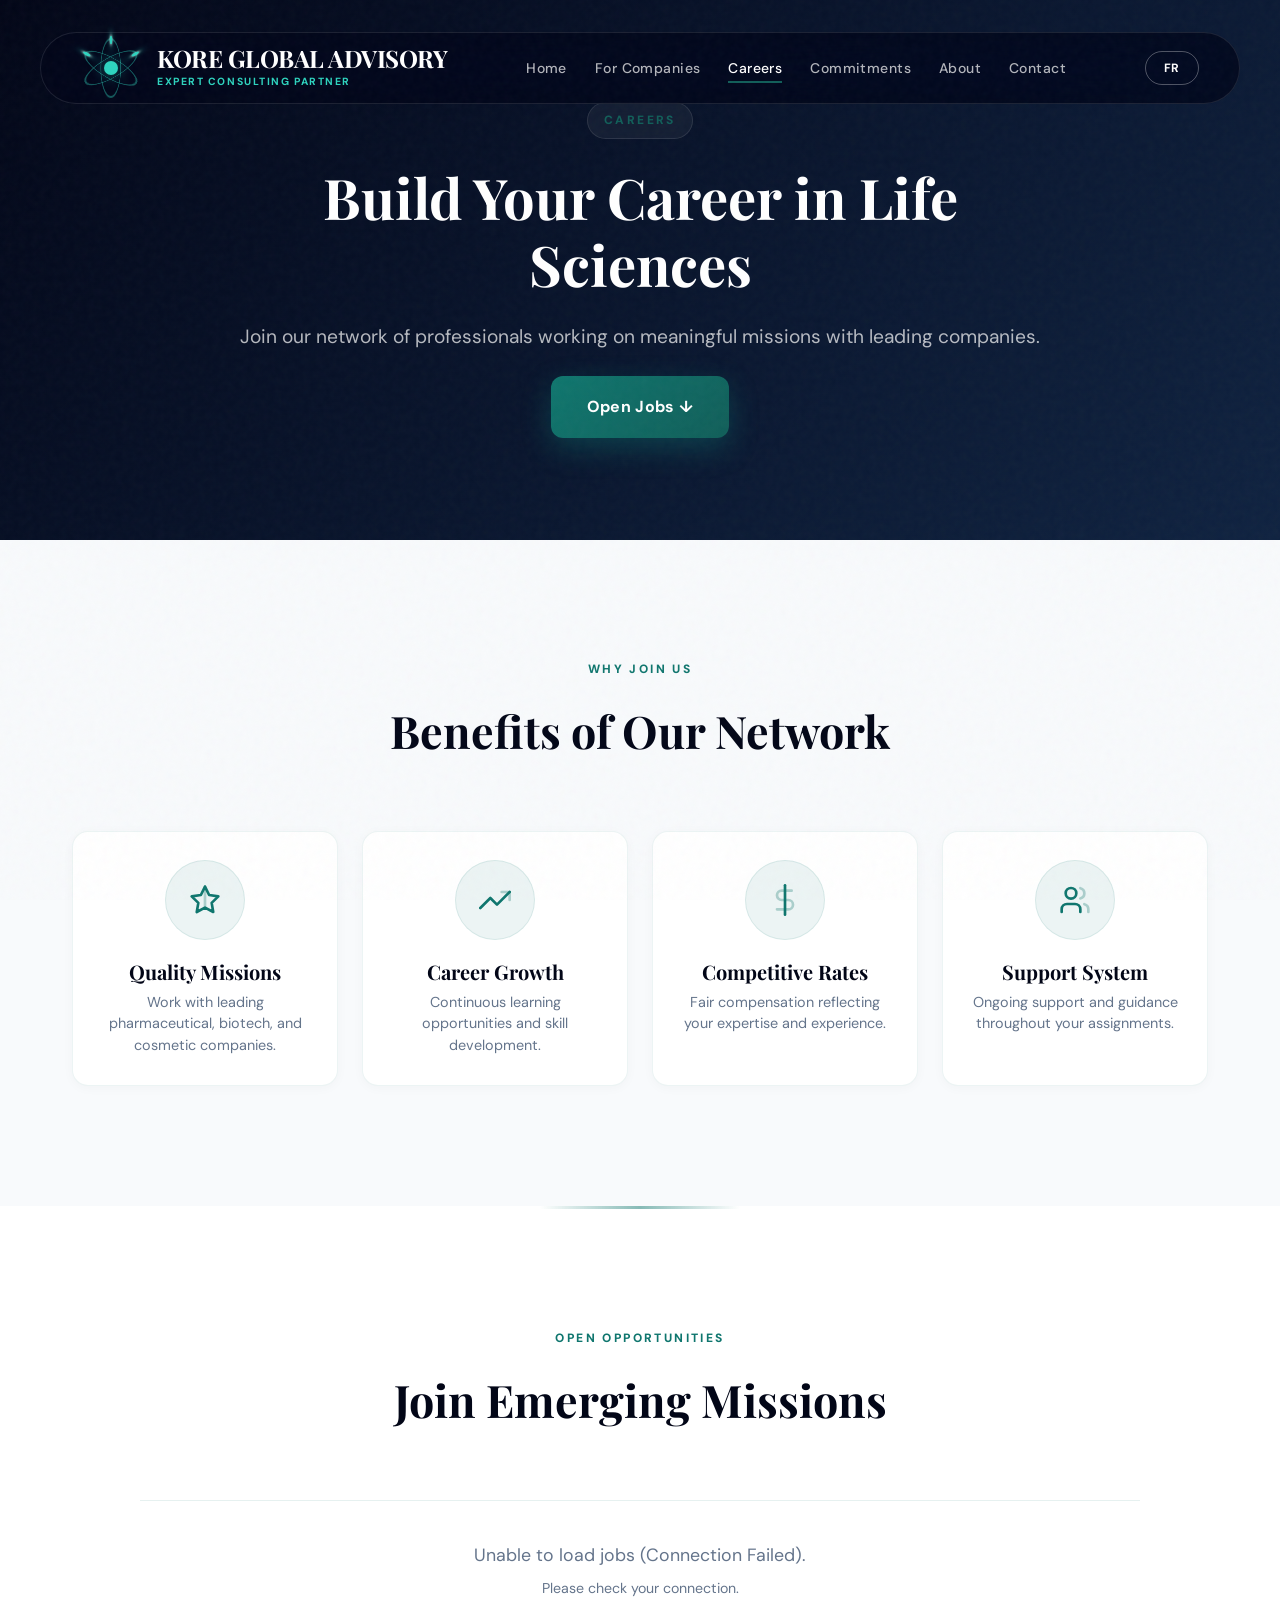
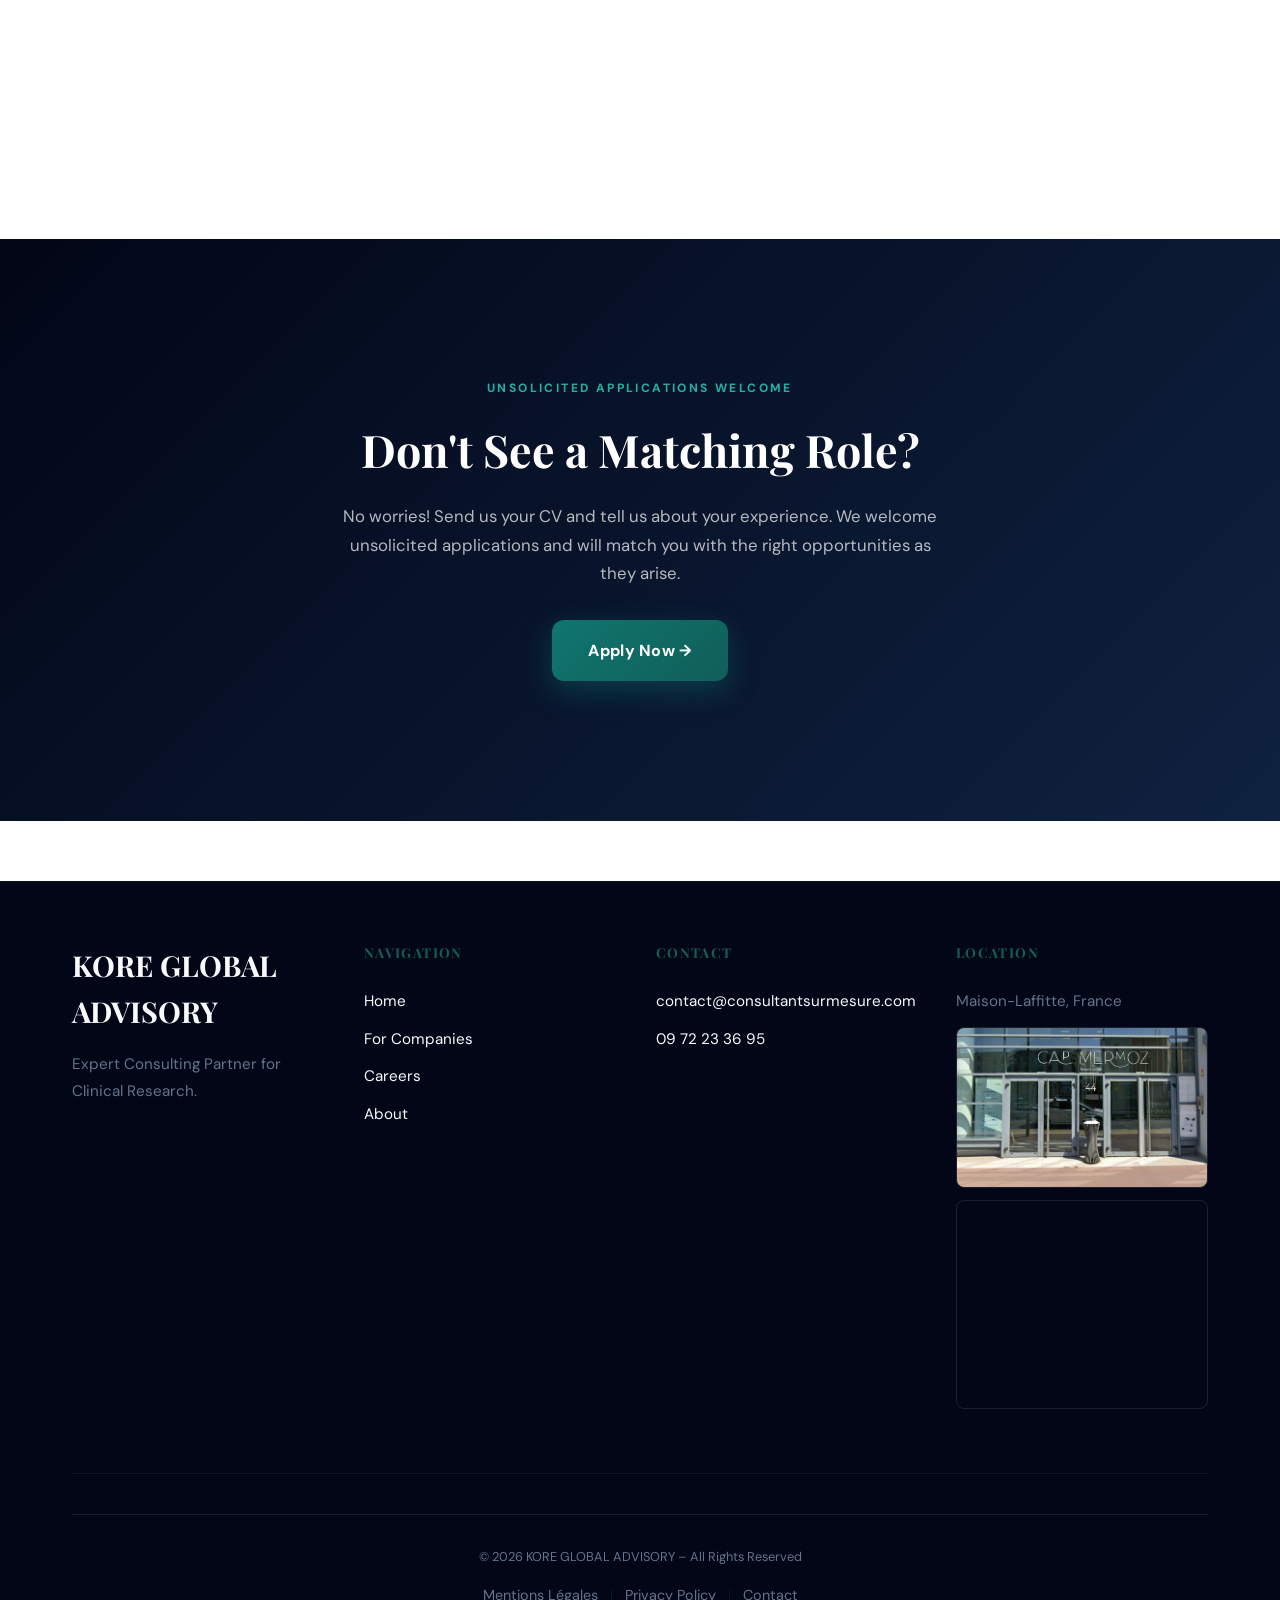
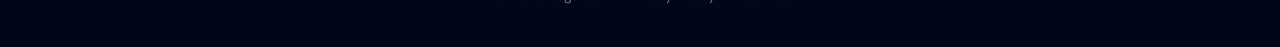
<file: careers.html>
<!DOCTYPE html>
<html lang="en">

<head>
    <meta charset="UTF-8">
    <meta name="viewport" content="width=device-width, initial-scale=1.0">
    <title>Careers | KORE GLOBAL ADVISORY</title>
    <meta name="description"
        content="Join our network of life sciences professionals. Build your career with meaningful clinical research missions.">
    <link
        href="https://fonts.googleapis.com/css2?family=Playfair+Display:wght@400;600;700&family=DM+Sans:wght@400;500;600;700&display=swap"
        rel="stylesheet">
    <link rel="stylesheet" href="styles.css">
</head>

<body class="inner-page-body">
    <!-- PREMIUM BACKGROUND -->
    <div class="premium-bg-container">
        <div class="premium-bg-grid"></div>
        <div class="premium-bg-grain"></div>
        <div class="bg-blob bg-blob-1"></div>
        <div class="bg-blob bg-blob-2"></div>
        <div class="bg-blob bg-blob-3"></div>
        <div class="bg-blob bg-blob-4"></div>
    </div>
    <!-- HEADER -->
    <header class="header">
        <a href="index.html" class="logo-container">
            <div class="atom-wrapper">
                <div class="atom-ring ring-1"></div>
                <div class="atom-ring ring-2"></div>
                <div class="atom-ring ring-3"></div>
                <div class="atom-nucleus"></div>
            </div>
            <div class="logo-text-col">
                <span class="brand-main">KORE GLOBAL ADVISORY</span>
                <span class="brand-sub" data-i18n="brand_sub">Expert Consulting Partner</span>
            </div>
        </a>
        <nav class="nav">
            <a href="index.html" data-i18n="nav_home">Home</a>
            <a href="companies.html" data-i18n="nav_companies">For Companies</a>
            <a href="careers.html" class="active" data-i18n="nav_careers">Careers</a>
            <a href="commitments.html" data-i18n="nav_commitments">Commitments</a>
            <a href="about.html" data-i18n="nav_about">About</a>
            <a href="contact.html" data-i18n="nav_contact">Contact</a>
        </nav>
        <div class="header-right">
            <button class="lang-btn" id="langBtn">EN</button>
            <div class="hamburger" id="hamburger"><span></span><span></span><span></span></div>
        </div>
    </header>

    <!-- MOBILE NAV -->
    <nav class="mobile-nav" id="mobileNav">
        <a href="index.html" data-i18n="nav_home">Home</a>
        <a href="companies.html" data-i18n="nav_companies">For Companies</a>
        <a href="careers.html" data-i18n="nav_careers">Careers</a>
        <a href="commitments.html" data-i18n="nav_commitments">Commitments</a>
        <a href="about.html" data-i18n="nav_about">About</a>
        <a href="contact.html" data-i18n="nav_contact">Contact</a>
    </nav>

    <!-- PAGE HERO -->
    <section class="page-hero">
        <div class="page-hero-content">
            <div class="page-label" data-i18n="careers_label">Careers</div>
            <h1 class="page-title">
                <span data-i18n="careers_title">Build Your Career in Life Sciences</span>
            </h1>
            <p class="page-subtitle" data-i18n="careers_subtitle">Join our network of professionals working on
                meaningful missions with leading companies.</p>
            <a href="#open-roles" class="btn btn-primary" style="margin-top: 24px;">Open Jobs ↓</a>
        </div>
    </section>

    <!-- BENEFITS -->
    <section class="section section-light section-compact">
        <div class="container">
            <div class="section-header animate-in">
                <div class="section-label" data-i18n="benefits_label">Why Join Us</div>
                <h2 class="section-title" data-i18n="benefits_title">Benefits of Our Network</h2>
            </div>
            <div class="benefits-grid">
                <div class="benefit-item animate-in">
                    <div class="benefit-icon-circle">
                        <svg xmlns="http://www.w3.org/2000/svg" width="32" height="32" viewBox="0 0 24 24" fill="none"
                            stroke="currentColor" stroke-width="2" stroke-linecap="round" stroke-linejoin="round">
                            <path
                                d="M12 2L15.09 8.26 22 9.27 17 14.14 18.18 21.02 12 17.77 5.82 21.02 7 14.14 2 9.27 8.91 8.26 12 2" />
                            <path d="M12 2v15.77" opacity="0.3" />
                        </svg>
                    </div>
                    <div class="benefit-content">
                        <h3 class="benefit-title" data-i18n="b1_title">Quality Missions</h3>
                        <p class="benefit-text" data-i18n="b1_text">Work with leading pharmaceutical, biotech, and
                            cosmetic
                            companies.</p>
                    </div>
                </div>
                <div class="benefit-item animate-in" style="transition-delay: 0.1s;">
                    <div class="benefit-icon-circle">
                        <svg xmlns="http://www.w3.org/2000/svg" width="32" height="32" viewBox="0 0 24 24" fill="none"
                            stroke="currentColor" stroke-width="2" stroke-linecap="round" stroke-linejoin="round">
                            <polyline points="23 6 13.5 15.5 8.5 10.5 1 18" />
                            <polyline points="17 6 23 6 23 12" opacity="0.3" />
                        </svg>
                    </div>
                    <div class="benefit-content">
                        <h3 class="benefit-title" data-i18n="b2_title">Career Growth</h3>
                        <p class="benefit-text" data-i18n="b2_text">Continuous learning opportunities and skill
                            development.
                        </p>
                    </div>
                </div>
                <div class="benefit-item animate-in" style="transition-delay: 0.2s;">
                    <div class="benefit-icon-circle">
                        <svg xmlns="http://www.w3.org/2000/svg" width="32" height="32" viewBox="0 0 24 24" fill="none"
                            stroke="currentColor" stroke-width="2" stroke-linecap="round" stroke-linejoin="round">
                            <line x1="12" y1="1" x2="12" y2="23" />
                            <path d="M17 5H9.5a3.5 3.5 0 0 0 0 7h5a3.5 3.5 0 0 1 0 7H6" opacity="0.3" />
                        </svg>
                    </div>
                    <div class="benefit-content">
                        <h3 class="benefit-title" data-i18n="b3_title">Competitive Rates</h3>
                        <p class="benefit-text" data-i18n="b3_text">Fair compensation reflecting your expertise and
                            experience.
                        </p>
                    </div>
                </div>
                <div class="benefit-item animate-in" style="transition-delay: 0.3s;">
                    <div class="benefit-icon-circle">
                        <svg xmlns="http://www.w3.org/2000/svg" width="32" height="32" viewBox="0 0 24 24" fill="none"
                            stroke="currentColor" stroke-width="2" stroke-linecap="round" stroke-linejoin="round">
                            <path d="M16 21v-2a4 4 0 0 0-4-4H6a4 4 0 0 0-4 4v2" />
                            <circle cx="9" cy="7" r="4" />
                            <path d="M22 21v-2a4 4 0 0 0-3-3.87" opacity="0.3" />
                            <path d="M16 3.13a4 4 0 0 1 0 7.75" opacity="0.3" />
                        </svg>
                    </div>
                    <div class="benefit-content">
                        <h3 class="benefit-title" data-i18n="b4_title">Support System</h3>
                        <p class="benefit-text" data-i18n="b4_text">Ongoing support and guidance throughout your
                            assignments.
                        </p>
                    </div>
                </div>
            </div>
        </div>
    </section>

    <hr class="section-divider">

    <!-- JOBS SECTION -->
    <!-- JOBS SECTION -->
    <section class="section section-white section-compact" id="open-roles">
        <div class="container">
            <div class="section-header animate-in">
                <div class="section-label" data-i18n="jobs_label">Open Opportunities</div>
                <h2 class="section-title" data-i18n="jobs_title">Join Emerging Missions</h2>
            </div>

            <div class="jobs-grid" id="jobs-container">
                <!-- Dynamic Content Loading via jobs.js -->
            </div>
        </div>
    </section>

    <!-- APPLY -->
    <section class="section section-dark">
        <div class="container">
            <div class="cta-content animate-in">
                <div class="section-label" data-i18n="cta_careers_label">Unsolicited Applications Welcome</div>
                <h2 class="section-title" data-i18n="cta_careers_title">Don't See a Matching Role?</h2>
                <p class="cta-text" data-i18n="cta_careers_text">No worries! Send us your CV and tell us about your
                    experience. We welcome unsolicited applications and will match you with the right opportunities as
                    they arise.</p>
                <a href="https://docs.google.com/forms/d/e/1FAIpQLScaseE8_vRlV8JcET0e0dINChAZ9fXOjQZGxdkzuuQLT9lYkA/viewform"
                    target="_blank" class="btn btn-primary" data-i18n="btn_apply">Apply Now →</a>
            </div>
        </div>
    </section>

    <!-- FOOTER -->
    <footer class="footer">
        <div class="container">
            <div class="footer-grid">
                <div>
                    <div class="footer-brand-name">KORE GLOBAL ADVISORY</div>
                    <p class="footer-brand-text" data-i18n="footer_text">Expert Consulting Partner for Clinical
                        Research.</p>
                </div>
                <div>
                    <h4 class="footer-col-title" data-i18n="footer_nav">Navigation</h4>
                    <ul class="footer-links">
                        <li><a href="index.html" data-i18n="nav_home">Home</a></li>
                        <li><a href="companies.html" data-i18n="nav_companies">For Companies</a></li>
                        <li><a href="careers.html" data-i18n="nav_careers">Careers</a></li>
                        <li><a href="about.html" data-i18n="nav_about">About</a></li>
                    </ul>
                </div>
                <div>
                    <h4 class="footer-col-title" data-i18n="footer_contact">Contact</h4>
                    <ul class="footer-links">
                        <li><a href="mailto:contact@consultantsurmesure.com">contact@consultantsurmesure.com</a></li>
                        <li><a href="tel:+33744114917">09 72 23 36 95</a></li>
                    </ul>
                </div>
                <div>
                    <h4 class="footer-col-title">Location</h4>
                    <p class="footer-brand-text">Maison-Laffitte, France</p>
                    <div
                        style="margin-top: 12px; border-radius: 8px; overflow: hidden; border: 1px solid rgba(255,255,255,0.1);">
                        <img src="images/cap-mermoz.jpg.png" alt="CAP Mermoz - 44 rue Jean Mermoz, Maisons-Laffitte"
                            style="width: 100%; height: auto; display: block;">
                    </div>
                    <div
                        style="margin-top: 12px; border-radius: 8px; overflow: hidden; border: 1px solid rgba(255,255,255,0.1);">
                        <iframe
                            src="https://www.google.com/maps/embed?pb=!1m14!1m8!1m3!1d275.42675412460557!2d2.14256990109745!3d48.947475293128086!3m2!1i1024!2i768!4f13.1!3m3!1m2!1s0x47e661f8ebeaffeb%3A0x173d1523d4a1648e!2sCap%20Mermoz!5e0!3m2!1sen!2sus!4v1771867025004!5m2!1sen!2sus"
                            width="100%" height="200" style="border:0;" allowfullscreen="" loading="lazy"
                            referrerpolicy="no-referrer-when-downgrade"></iframe>
                    </div>
                </div>
            </div>
            <div class="footer-bottom">
                <p data-i18n="footer_all_rights">&copy; 2026 KORE GLOBAL ADVISORY. All rights reserved.</p>
                <div class="footer-legal-links">
                    <a href="mentions-legales.html" data-i18n="legal_title">Mentions légales</a>
                    <span>|</span>
                    <a href="privacy-policy.html" data-i18n="footer_privacy">Politique de confidentialité</a>
                    <span>|</span>
                    <a href="contact.html" data-i18n="footer_contact">Contact</a>
                </div>
            </div>
        </div>
    </footer>
    <script src="shared.js"></script>
    <script src="jobs.js"></script>
</body>

</html>
</file>
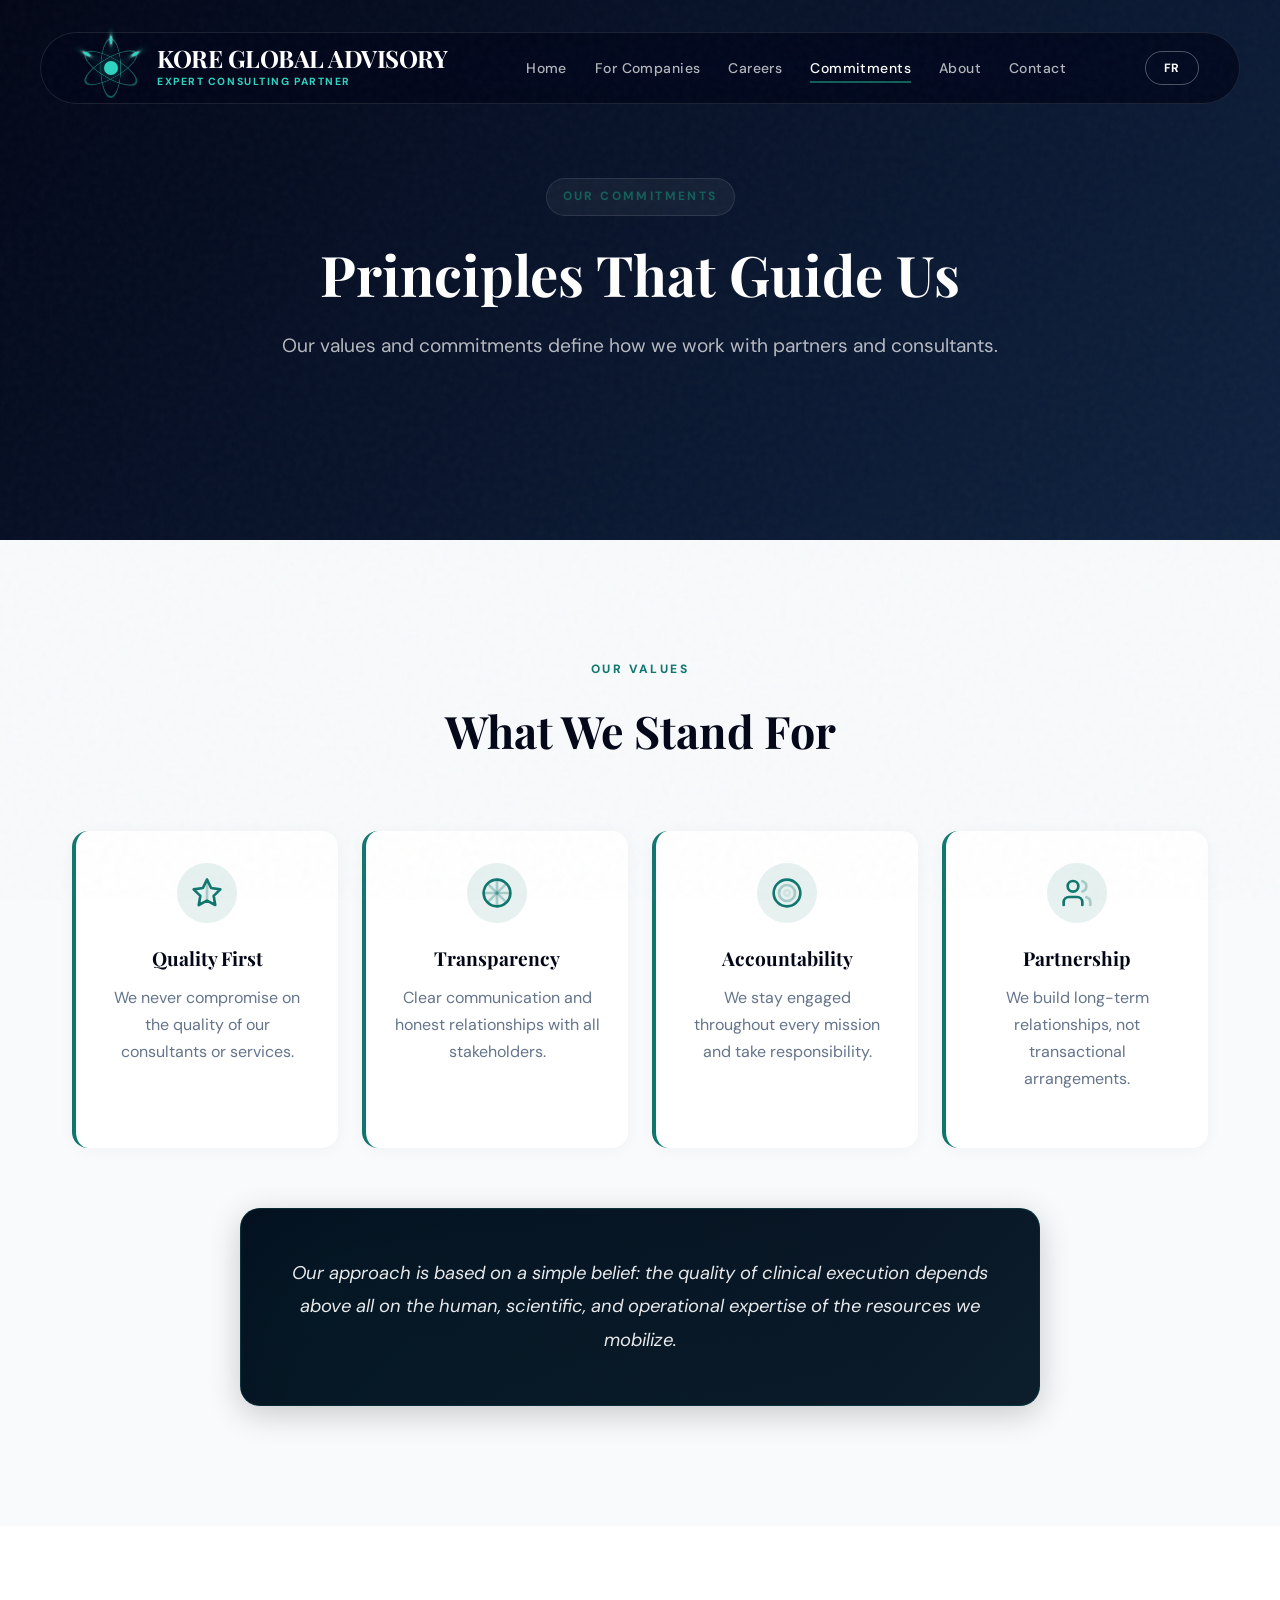
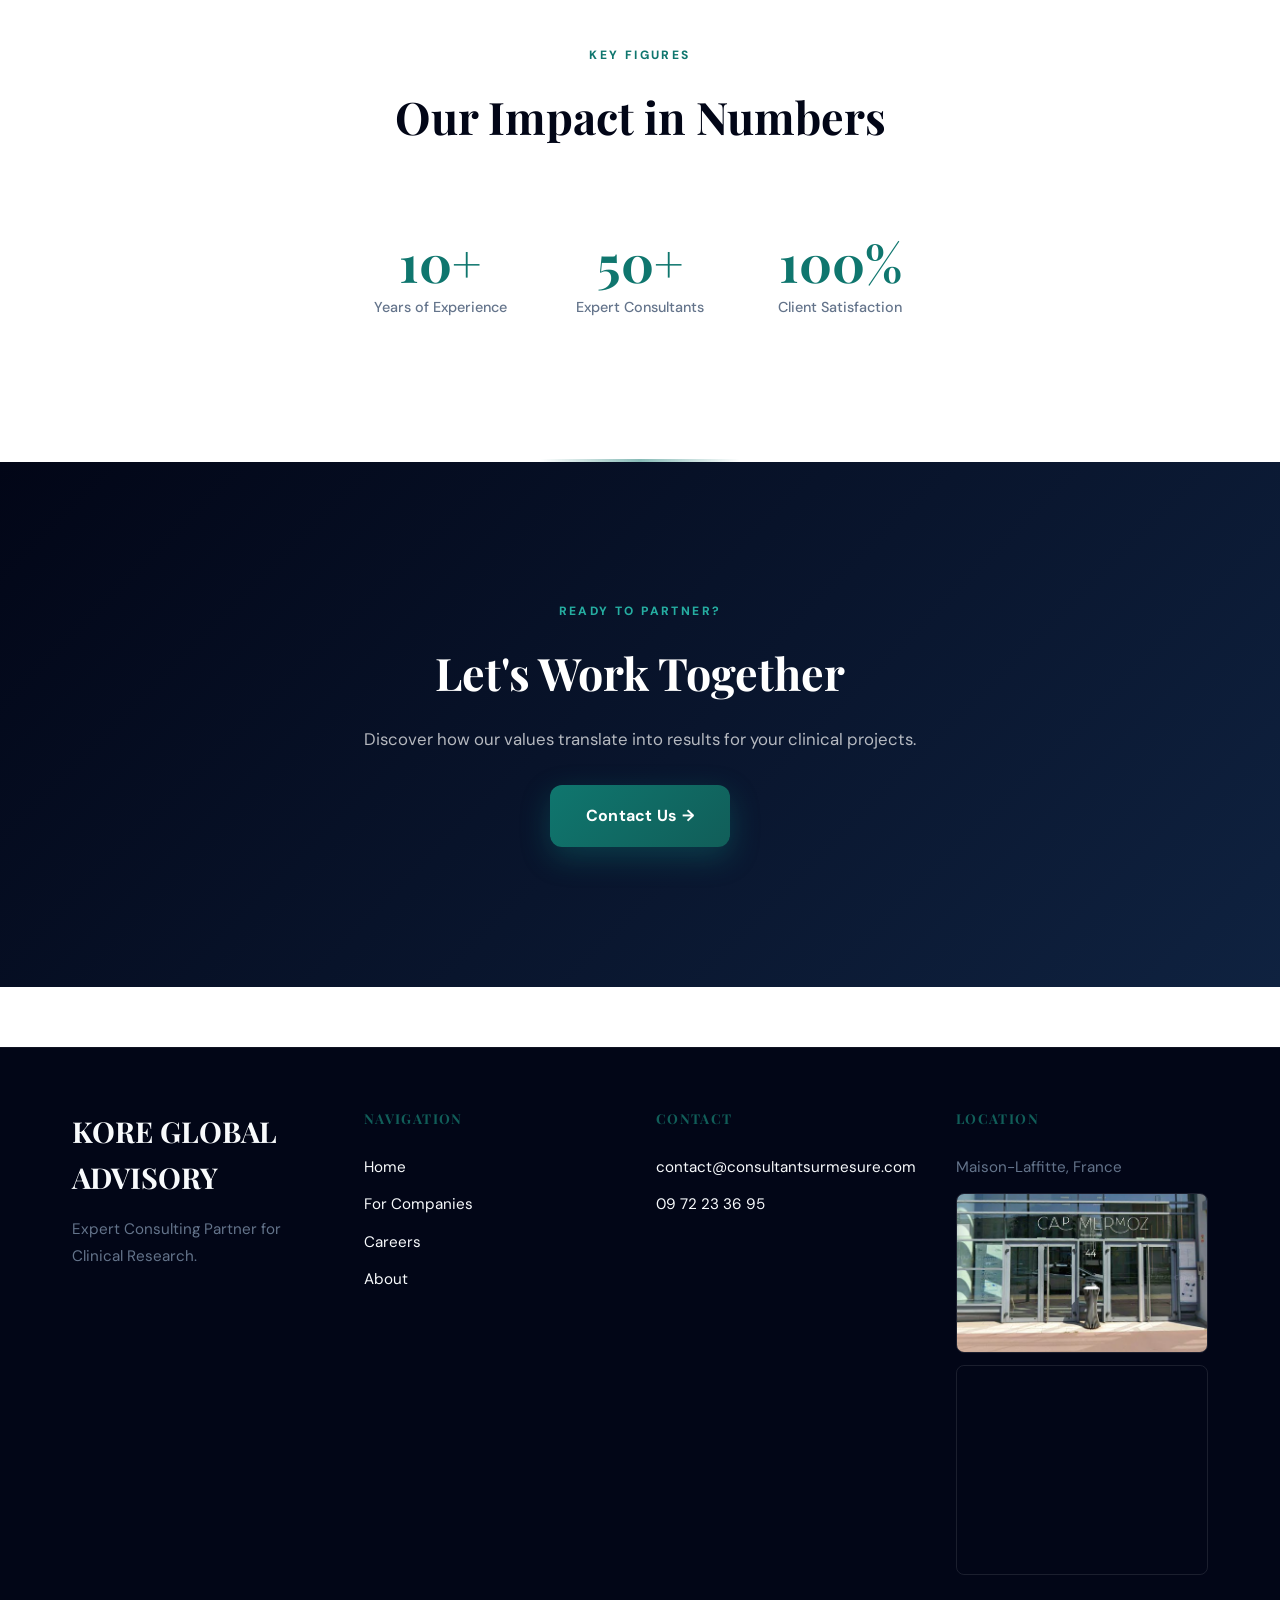
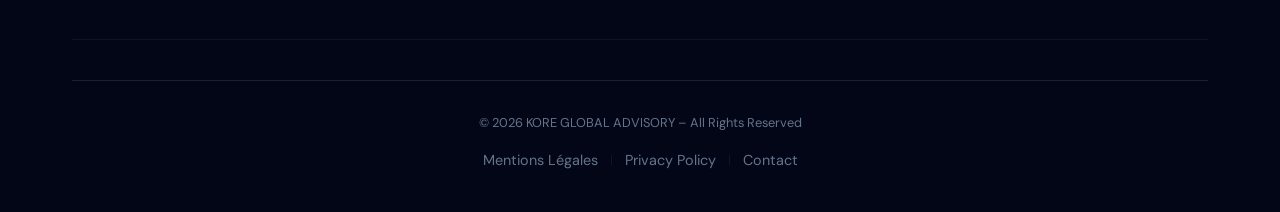
<file: commitments.html>
<!DOCTYPE html>
<html lang="en">

<head>
    <meta charset="UTF-8">
    <meta name="viewport" content="width=device-width, initial-scale=1.0">
    <title>Commitments | KORE GLOBAL ADVISORY</title>
    <meta name="description"
        content="Our values and commitments define how we work. Quality, transparency, accountability, and partnership.">
    <link
        href="https://fonts.googleapis.com/css2?family=Playfair+Display:wght@400;600;700&family=DM+Sans:wght@400;500;600;700&display=swap"
        rel="stylesheet">
    <link rel="stylesheet" href="styles.css">
</head>

<body class="inner-page-body">
    <!-- PREMIUM BACKGROUND -->
    <div class="premium-bg-container">
        <div class="premium-bg-grid"></div>
        <div class="premium-bg-grain"></div>
        <div class="bg-blob bg-blob-1"></div>
        <div class="bg-blob bg-blob-2"></div>
        <div class="bg-blob bg-blob-3"></div>
        <div class="bg-blob bg-blob-4"></div>
    </div>
    <!-- HEADER -->
    <header class="header">
        <a href="index.html" class="logo-container">
            <div class="atom-wrapper">
                <div class="atom-ring ring-1"></div>
                <div class="atom-ring ring-2"></div>
                <div class="atom-ring ring-3"></div>
                <div class="atom-nucleus"></div>
            </div>
            <div class="logo-text-col">
                <span class="brand-main">KORE GLOBAL ADVISORY</span>
                <span class="brand-sub" data-i18n="brand_sub">Expert Consulting Partner</span>
            </div>
        </a>
        <nav class="nav">
            <a href="index.html" data-i18n="nav_home">Home</a>
            <a href="companies.html" data-i18n="nav_companies">For Companies</a>
            <a href="careers.html" data-i18n="nav_careers">Careers</a>
            <a href="commitments.html" class="active" data-i18n="nav_commitments">Commitments</a>
            <a href="about.html" data-i18n="nav_about">About</a>
            <a href="contact.html" data-i18n="nav_contact">Contact</a>
        </nav>
        <div class="header-right">
            <button class="lang-btn" id="langBtn">EN</button>
            <div class="hamburger" id="hamburger"><span></span><span></span><span></span></div>
        </div>
    </header>

    <!-- MOBILE NAV -->
    <nav class="mobile-nav" id="mobileNav">
        <a href="index.html" data-i18n="nav_home">Home</a>
        <a href="companies.html" data-i18n="nav_companies">For Companies</a>
        <a href="careers.html" data-i18n="nav_careers">Careers</a>
        <a href="commitments.html" data-i18n="nav_commitments">Commitments</a>
        <a href="about.html" data-i18n="nav_about">About</a>
        <a href="contact.html" data-i18n="nav_contact">Contact</a>
    </nav>

    <!-- PAGE HERO -->
    <section class="page-hero">
        <div class="page-hero-content">
            <div class="page-label" data-i18n="commitments_label">Our Commitments</div>
            <h1 class="page-title">
                <span data-i18n="commitments_title">Principles That Guide Us</span>
            </h1>
            <p class="page-subtitle" data-i18n="commitments_subtitle">Our values and commitments define how we work with
                partners and consultants.</p>
        </div>
    </section>

    <!-- VALUES -->
    <section class="section section-light">
        <div class="container">
            <div class="section-header animate-in">
                <div class="section-label" data-i18n="values_label">Our Values</div>
                <h2 class="section-title" data-i18n="values_title">What We Stand For</h2>
            </div>
            <div class="trust-grid">
                <div class="trust-block animate-in">
                    <div class="trust-icon" style="background: rgba(15, 118, 110, 0.1); color: var(--primary);">
                        <svg xmlns="http://www.w3.org/2000/svg" width="32" height="32" viewBox="0 0 24 24" fill="none"
                            stroke="currentColor" stroke-width="2" stroke-linecap="round" stroke-linejoin="round">
                            <path
                                d="M12 2L15.09 8.26 22 9.27 17 14.14 18.18 21.02 12 17.77 5.82 21.02 7 14.14 2 9.27 8.91 8.26 12 2" />
                            <path d="M12 2v15.77" opacity="0.3" />
                        </svg>
                    </div>
                    <h4 data-i18n="v1_title">Quality First</h4>
                    <p class="card-text" data-i18n="v1_text">We never compromise on the quality of our consultants or
                        services.</p>
                </div>
                <div class="trust-block animate-in">
                    <div class="trust-icon" style="background: rgba(15, 118, 110, 0.1); color: var(--primary);">
                        <svg xmlns="http://www.w3.org/2000/svg" width="32" height="32" viewBox="0 0 24 24" fill="none"
                            stroke="currentColor" stroke-width="2" stroke-linecap="round" stroke-linejoin="round">
                            <circle cx="12" cy="12" r="10" />
                            <path d="M12 2v20" opacity="0.3" />
                            <path d="m4.93 4.93 14.14 14.14" opacity="0.3" />
                            <path d="M2 12h20" opacity="0.3" />
                            <path d="m19.07 4.93-14.14 14.14" opacity="0.3" />
                        </svg>
                    </div>
                    <h4 data-i18n="v2_title">Transparency</h4>
                    <p class="card-text" data-i18n="v2_text">Clear communication and honest relationships with all
                        stakeholders.</p>
                </div>
                <div class="trust-block animate-in">
                    <div class="trust-icon" style="background: rgba(15, 118, 110, 0.1); color: var(--primary);">
                        <svg xmlns="http://www.w3.org/2000/svg" width="32" height="32" viewBox="0 0 24 24" fill="none"
                            stroke="currentColor" stroke-width="2" stroke-linecap="round" stroke-linejoin="round">
                            <circle cx="12" cy="12" r="10" />
                            <circle cx="12" cy="12" r="6" opacity="0.3" />
                            <circle cx="12" cy="12" r="2" opacity="0.1" />
                        </svg>
                    </div>
                    <h4 data-i18n="v3_title">Accountability</h4>
                    <p class="card-text" data-i18n="v3_text">We stay engaged throughout every mission and take
                        responsibility.</p>
                </div>
                <div class="trust-block animate-in">
                    <div class="trust-icon" style="background: rgba(15, 118, 110, 0.1); color: var(--primary);">
                        <svg xmlns="http://www.w3.org/2000/svg" width="32" height="32" viewBox="0 0 24 24" fill="none"
                            stroke="currentColor" stroke-width="2" stroke-linecap="round" stroke-linejoin="round">
                            <path d="M16 21v-2a4 4 0 0 0-4-4H6a4 4 0 0 0-4 4v2" />
                            <circle cx="9" cy="7" r="4" />
                            <path d="M22 21v-2a4 4 0 0 0-3-3.87" opacity="0.3" />
                            <path d="M16 3.13a4 4 0 0 1 0 7.75" opacity="0.3" />
                        </svg>
                    </div>
                    <h4 data-i18n="v4_title">Partnership</h4>
                    <p class="card-text" data-i18n="v4_text">We build long-term relationships, not transactional
                        arrangements.</p>
                </div>
            </div>

            <!-- CONVICTION STATEMENT -->
            <div class="conviction-box animate-in">
                <p data-i18n="conviction_text">Our approach is based on a simple conviction: The quality of clinical
                    execution depends above all on the human, scientific and operational quality of the resources
                    mobilized.</p>
            </div>
        </div>
    </section>

    <!-- KEY FIGURES -->
    <section class="section section-white">
        <div class="container">
            <div class="section-header animate-in">
                <div class="section-label" data-i18n="figures_label">Key Figures</div>
                <h2 class="section-title" data-i18n="figures_title">Our Impact in Numbers</h2>
            </div>
            <div class="stat-row animate-in">
                <div class="stat-item">
                    <div class="stat-number">10+</div>
                    <div class="stat-label" data-i18n="stat_years">Years of Experience</div>
                </div>
                <div class="stat-item">
                    <div class="stat-number">50+</div>
                    <div class="stat-label" data-i18n="stat_consultants">Expert Consultants</div>
                </div>
                <div class="stat-item">
                    <div class="stat-number">100%</div>
                    <div class="stat-label" data-i18n="stat_satisfaction">Client Satisfaction</div>
                </div>
            </div>
        </div>
    </section>

    <hr class="section-divider">

    <!-- CTA -->
    <section class="section section-dark">
        <div class="container">
            <div class="cta-content animate-in">
                <div class="section-label" data-i18n="cta_commit_label">Ready to Partner?</div>
                <h2 class="section-title" data-i18n="cta_commit_title">Let's Work Together</h2>
                <p class="cta-text" data-i18n="cta_commit_text">Discover how our values translate into results for your
                    clinical projects.</p>
                <a href="contact.html" class="btn btn-primary" data-i18n="btn_contact_us">Contact Us →</a>
            </div>
        </div>
    </section>

    <!-- FOOTER -->
    <footer class="footer">
        <div class="container">
            <div class="footer-grid">
                <div>
                    <div class="footer-brand-name">KORE GLOBAL ADVISORY</div>
                    <p class="footer-brand-text" data-i18n="footer_text">Expert Consulting Partner for Clinical
                        Research.</p>
                </div>
                <div>
                    <h4 class="footer-col-title" data-i18n="footer_nav">Navigation</h4>
                    <ul class="footer-links">
                        <li><a href="index.html" data-i18n="nav_home">Home</a></li>
                        <li><a href="companies.html" data-i18n="nav_companies">For Companies</a></li>
                        <li><a href="careers.html" data-i18n="nav_careers">Careers</a></li>
                        <li><a href="about.html" data-i18n="nav_about">About</a></li>
                    </ul>
                </div>
                <div>
                    <h4 class="footer-col-title" data-i18n="footer_contact">Contact</h4>
                    <ul class="footer-links">
                        <li><a href="mailto:contact@consultantsurmesure.com">contact@consultantsurmesure.com</a></li>
                        <li><a href="tel:+33744114917">09 72 23 36 95</a></li>
                    </ul>
                </div>
                <div>
                    <h4 class="footer-col-title">Location</h4>
                    <p class="footer-brand-text">Maison-Laffitte, France</p>
                    <div
                        style="margin-top: 12px; border-radius: 8px; overflow: hidden; border: 1px solid rgba(255,255,255,0.1);">
                        <img src="images/cap-mermoz.jpg.png" alt="CAP Mermoz - 44 rue Jean Mermoz, Maisons-Laffitte"
                            style="width: 100%; height: auto; display: block;">
                    </div>
                    <div
                        style="margin-top: 12px; border-radius: 8px; overflow: hidden; border: 1px solid rgba(255,255,255,0.1);">
                        <iframe
                            src="https://www.google.com/maps/embed?pb=!1m14!1m8!1m3!1d275.42675412460557!2d2.14256990109745!3d48.947475293128086!3m2!1i1024!2i768!4f13.1!3m3!1m2!1s0x47e661f8ebeaffeb%3A0x173d1523d4a1648e!2sCap%20Mermoz!5e0!3m2!1sen!2sus!4v1771867025004!5m2!1sen!2sus"
                            width="100%" height="200" style="border:0;" allowfullscreen="" loading="lazy"
                            referrerpolicy="no-referrer-when-downgrade"></iframe>
                    </div>
                </div>
            </div>
            <div class="footer-bottom">
                <p data-i18n="footer_all_rights">&copy; 2026 KORE GLOBAL ADVISORY. All rights reserved.</p>
                <div class="footer-legal-links">
                    <a href="mentions-legales.html" data-i18n="legal_title">Mentions légales</a>
                    <span>|</span>
                    <a href="privacy-policy.html" data-i18n="footer_privacy">Politique de confidentialité</a>
                    <span>|</span>
                    <a href="contact.html" data-i18n="footer_contact">Contact</a>
                </div>
            </div>
        </div>
    </footer>
    <script src="shared.js"></script>
</body>

</html>
</file>
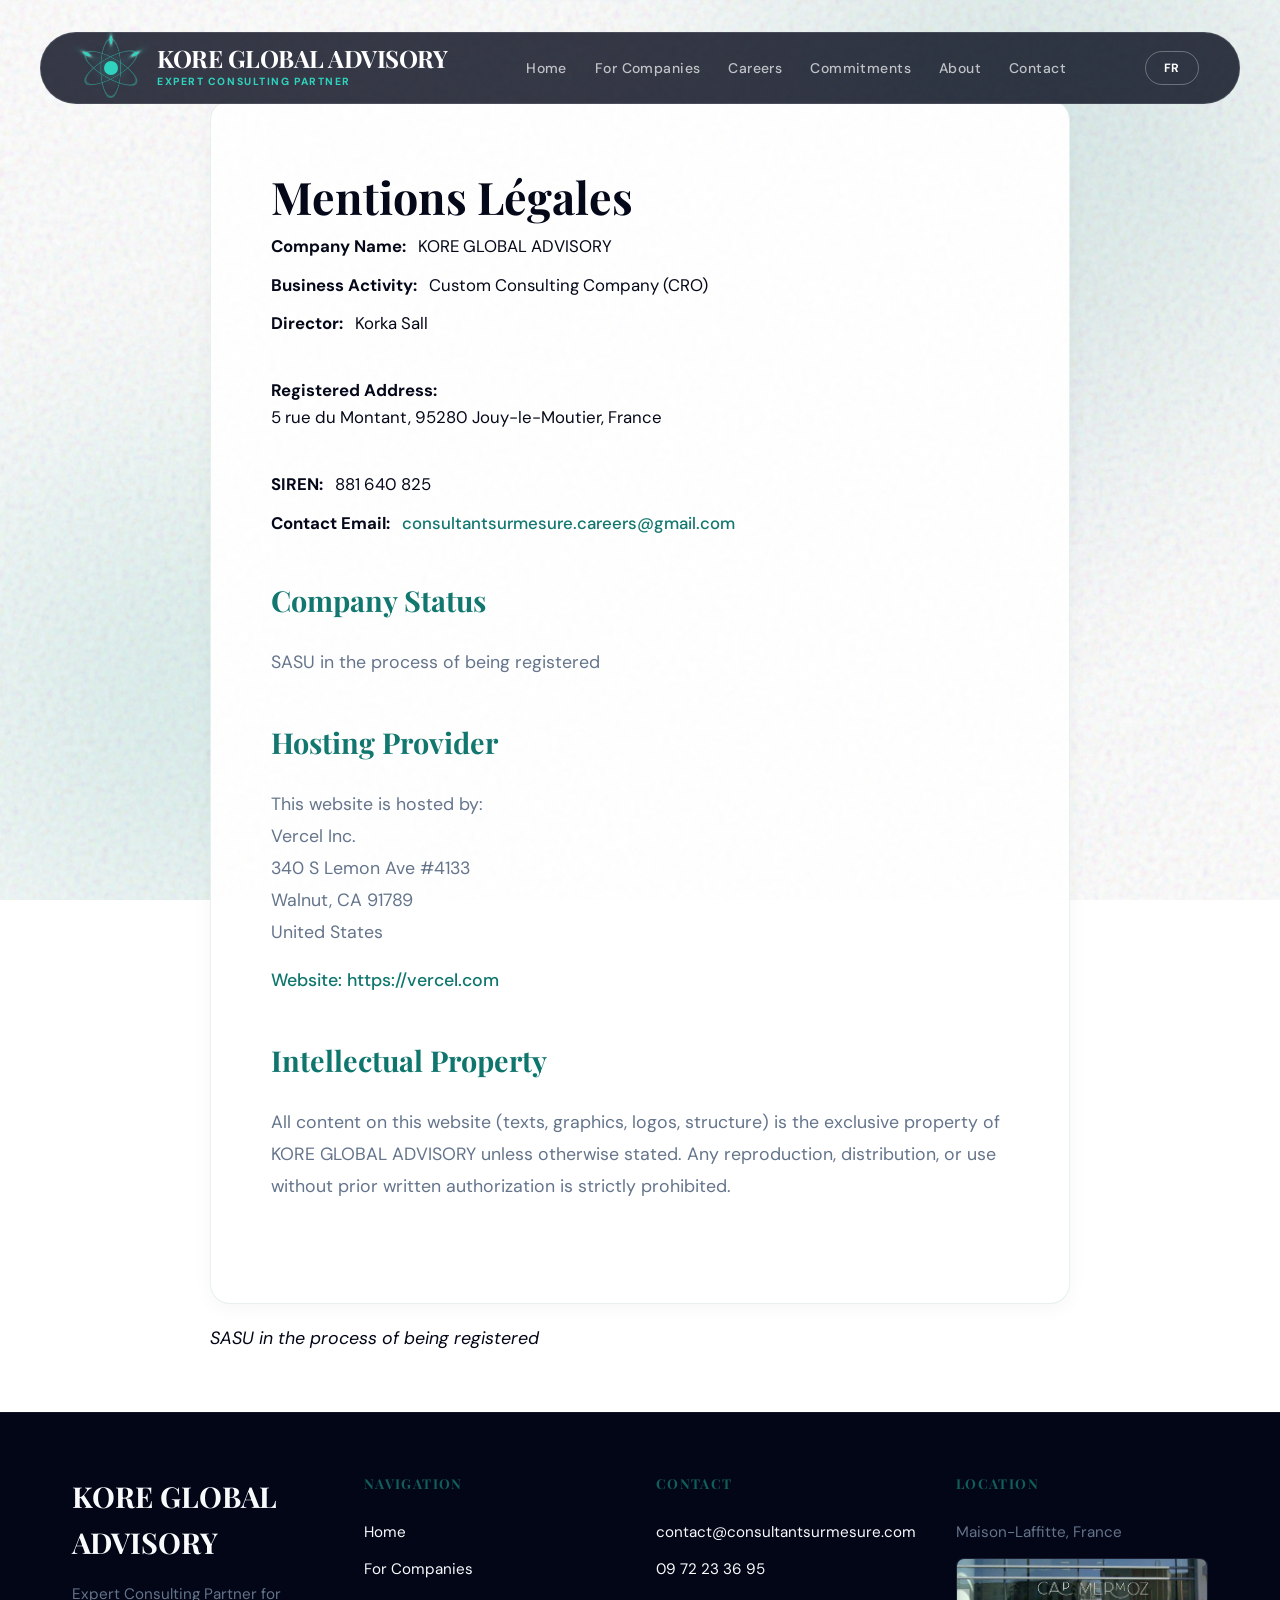
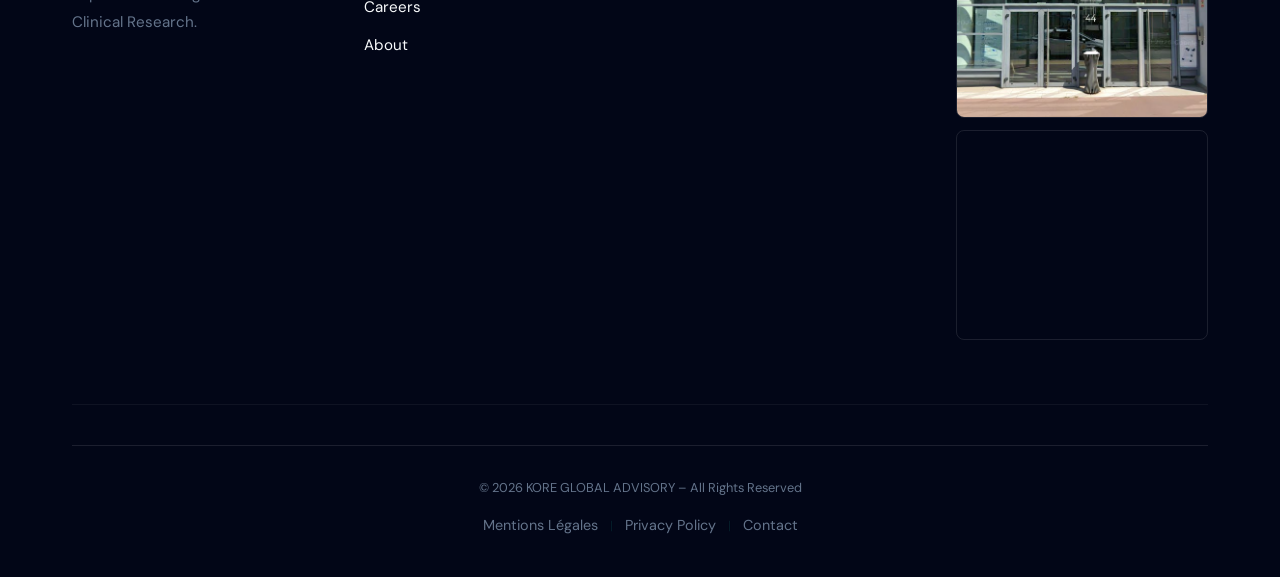
<file: mentions-legales.html>
<!DOCTYPE html>
<html lang="en">

<head>
    <meta charset="UTF-8">
    <meta name="viewport" content="width=device-width, initial-scale=1.0">
    <title>Mentions Légales | KORE GLOBAL ADVISORY</title>
    <link
        href="https://fonts.googleapis.com/css2?family=Playfair+Display:wght@400;600;700&family=DM+Sans:wght@400;500;600;700&display=swap"
        rel="stylesheet">
    <link rel="stylesheet" href="styles.css">
</head>

<body class="inner-page-body">
    <!-- PREMIUM BACKGROUND -->
    <div class="premium-bg-container">
        <div class="premium-bg-grid"></div>
        <div class="premium-bg-grain"></div>
        <div class="bg-blob bg-blob-1"></div>
        <div class="bg-blob bg-blob-2"></div>
        <div class="bg-blob bg-blob-3"></div>
        <div class="bg-blob bg-blob-4"></div>
    </div>

    <!-- HEADER -->
    <header class="header">
        <a href="index.html" class="logo-container">
            <div class="atom-wrapper">
                <div class="atom-ring ring-1"></div>
                <div class="atom-ring ring-2"></div>
                <div class="atom-ring ring-3"></div>
                <div class="atom-nucleus"></div>
            </div>
            <div class="logo-text-col">
                <span class="brand-main">KORE GLOBAL ADVISORY</span>
                <span class="brand-sub" data-i18n="brand_sub">Expert Consulting Partner</span>
            </div>
        </a>
        <nav class="nav">
            <a href="index.html" data-i18n="nav_home">Home</a>
            <a href="companies.html" data-i18n="nav_companies">For Companies</a>
            <a href="careers.html" data-i18n="nav_careers">Careers</a>
            <a href="commitments.html" data-i18n="nav_commitments">Commitments</a>
            <a href="about.html" data-i18n="nav_about">About</a>
            <a href="contact.html" data-i18n="nav_contact">Contact</a>
        </nav>
        <div class="header-right">
            <button class="lang-btn" id="langBtn">EN</button>
            <div class="hamburger" id="hamburger"><span></span><span></span><span></span></div>
        </div>
    </header>

    <!-- MOBILE NAV -->
    <nav class="mobile-nav" id="mobileNav">
        <a href="index.html" data-i18n="nav_home">Home</a>
        <a href="companies.html" data-i18n="nav_companies">For Companies</a>
        <a href="careers.html" data-i18n="nav_careers">Careers</a>
        <a href="commitments.html" data-i18n="nav_commitments">Commitments</a>
        <a href="about.html" data-i18n="nav_about">About</a>
        <a href="contact.html" data-i18n="nav_contact">Contact</a>
    </nav>

    <!-- LEGAL CONTENT -->
    <section class="legal-container">
        <div class="legal-content animate-in">
            <h1 class="section-title" data-i18n="legal_title">Mentions Légales</h1>

            <div class="legal-section">
                <div class="legal-item">
                    <span class="legal-label" data-i18n="legal_company_label">Company Name:</span>
                    <span data-i18n="legal_company_value">KORE GLOBAL ADVISORY</span>
                </div>
                <div class="legal-item">
                    <span class="legal-label" data-i18n="legal_activity_label">Business Activity:</span>
                    <span data-i18n="legal_activity_value">Custom Consulting Company (CRO)</span>
                </div>
                <div class="legal-item">
                    <span class="legal-label" data-i18n="legal_director_label">Director:</span>
                    <span data-i18n="legal_director_value">President: Mrs. Korka SALL</span>
                </div>
            </div>

            <div class="legal-section">
                <div class="legal-item">
                    <span class="legal-label" data-i18n="legal_address_label">Registered Address:</span><br>
                    <span data-i18n="legal_address_value">5 rue du Montant 95280 Jouy-le-MoutierFrance</span>
                </div>
            </div>

            <div class="legal-section">
                <div class="legal-item">
                    <span class="legal-label" data-i18n="legal_siren_label">SIREN:</span>
                    <span data-i18n="legal_siren_value">881 640 825</span>
                </div>
                <div class="legal-item">
                    <span class="legal-label" data-i18n="legal_email_label">Contact Email:</span>
                    <a href="mailto:contact@consultantsurmesure.com"
                        data-i18n="contact_email">contact@consultantsurmesure.com</a>
                </div>
            </div>

            <div class="legal-section">
                <div class="legal-section">
                   <h2>Company Status</h2>
                        <p>SASU in the process of being registered</p>
            </div>
                <h2 data-i18n="legal_hosting_title">Hosting Provider</h2>
                <p data-i18n="legal_hosting_info">This website is hosted by:<br>Vercel Inc.<br>340 S Lemon Ave
                    #4133<br>Walnut, CA 91789<br>United States</p>
                <p><a href="https://vercel.com" target="_blank" data-i18n="legal_hosting_website">Website:
                        https://vercel.com</a></p>
            </div>

            <div class="legal-section">
                <h2 data-i18n="legal_ip_title">Intellectual Property</h2>
                <p data-i18n="legal_ip_text">All content on this website (texts, graphics, logos, structure) is the
                    exclusive property of KORE GLOBAL ADVISORY unless otherwise stated. Any reproduction, distribution,
                    or use without prior written authorization is strictly prohibited.</p>
            </div>
        </div>
        <p style="margin-top:20px;font-style:italic;">
SASU in the process of being registered
</p>
    </section>

    <!-- FOOTER -->
    <footer class="footer">
        <div class="container">
            <div class="footer-grid">
                <div>
                    <div class="footer-brand-name">KORE GLOBAL ADVISORY</div>
                    <p class="footer-brand-text" data-i18n="footer_text">Expert Consulting Partner for Clinical
                        Research.</p>
                </div>
                <div>
                    <h4 class="footer-col-title" data-i18n="footer_nav">Navigation</h4>
                    <ul class="footer-links">
                        <li><a href="index.html" data-i18n="nav_home">Home</a></li>
                        <li><a href="companies.html" data-i18n="nav_companies">For Companies</a></li>
                        <li><a href="careers.html" data-i18n="nav_careers">Careers</a></li>
                        <li><a href="about.html" data-i18n="nav_about">About</a></li>
                    </ul>
                </div>
                <div>
                    <h4 class="footer-col-title" data-i18n="footer_contact">Contact</h4>
                    <ul class="footer-links">
                        <li><a href="mailto:contact@consultantsurmesure.com">contact@consultantsurmesure.com</a></li>
                        <li><a href="tel:+33744114917">09 72 23 36 95</a></li>
                    </ul>
                </div>
                <div>
                    <h4 class="footer-col-title">Location</h4>
                    <p class="footer-brand-text">Maison-Laffitte, France</p>
                    <div
                        style="margin-top: 12px; border-radius: 8px; overflow: hidden; border: 1px solid rgba(255,255,255,0.1);">
                        <img src="images/cap-mermoz.jpg.png" alt="CAP Mermoz - 44 rue Jean Mermoz, Maisons-Laffitte"
                            style="width: 100%; height: auto; display: block;">
                    </div>
                    <div
                        style="margin-top: 12px; border-radius: 8px; overflow: hidden; border: 1px solid rgba(255,255,255,0.1);">
                        <iframe
                            src="https://www.google.com/maps/embed?pb=!1m14!1m8!1m3!1d275.42675412460557!2d2.14256990109745!3d48.947475293128086!3m2!1i1024!2i768!4f13.1!3m3!1m2!1s0x47e661f8ebeaffeb%3A0x173d1523d4a1648e!2sCap%20Mermoz!5e0!3m2!1sen!2sus!4v1771867025004!5m2!1sen!2sus"
                            width="100%" height="200" style="border:0;" allowfullscreen="" loading="lazy"
                            referrerpolicy="no-referrer-when-downgrade"></iframe>
                    </div>
                </div>
            </div>
            <div class="footer-bottom">
                <p data-i18n="footer_all_rights">&copy; 2026 KORE GLOBAL ADVISORY – All Rights Reserved</p>
                <div class="footer-legal-links">
                    <a href="mentions-legales.html" data-i18n="legal_title">Mentions légales</a>
                    <span>|</span>
                    <a href="privacy-policy.html" data-i18n="footer_privacy">Politique de confidentialité</a>
                    <span>|</span>
                    <a href="contact.html" data-i18n="footer_contact">Contact</a>
                </div>
            </div>
        </div>
    </footer>

    <script src="shared.js"></script>
</body>

</html>
</file>
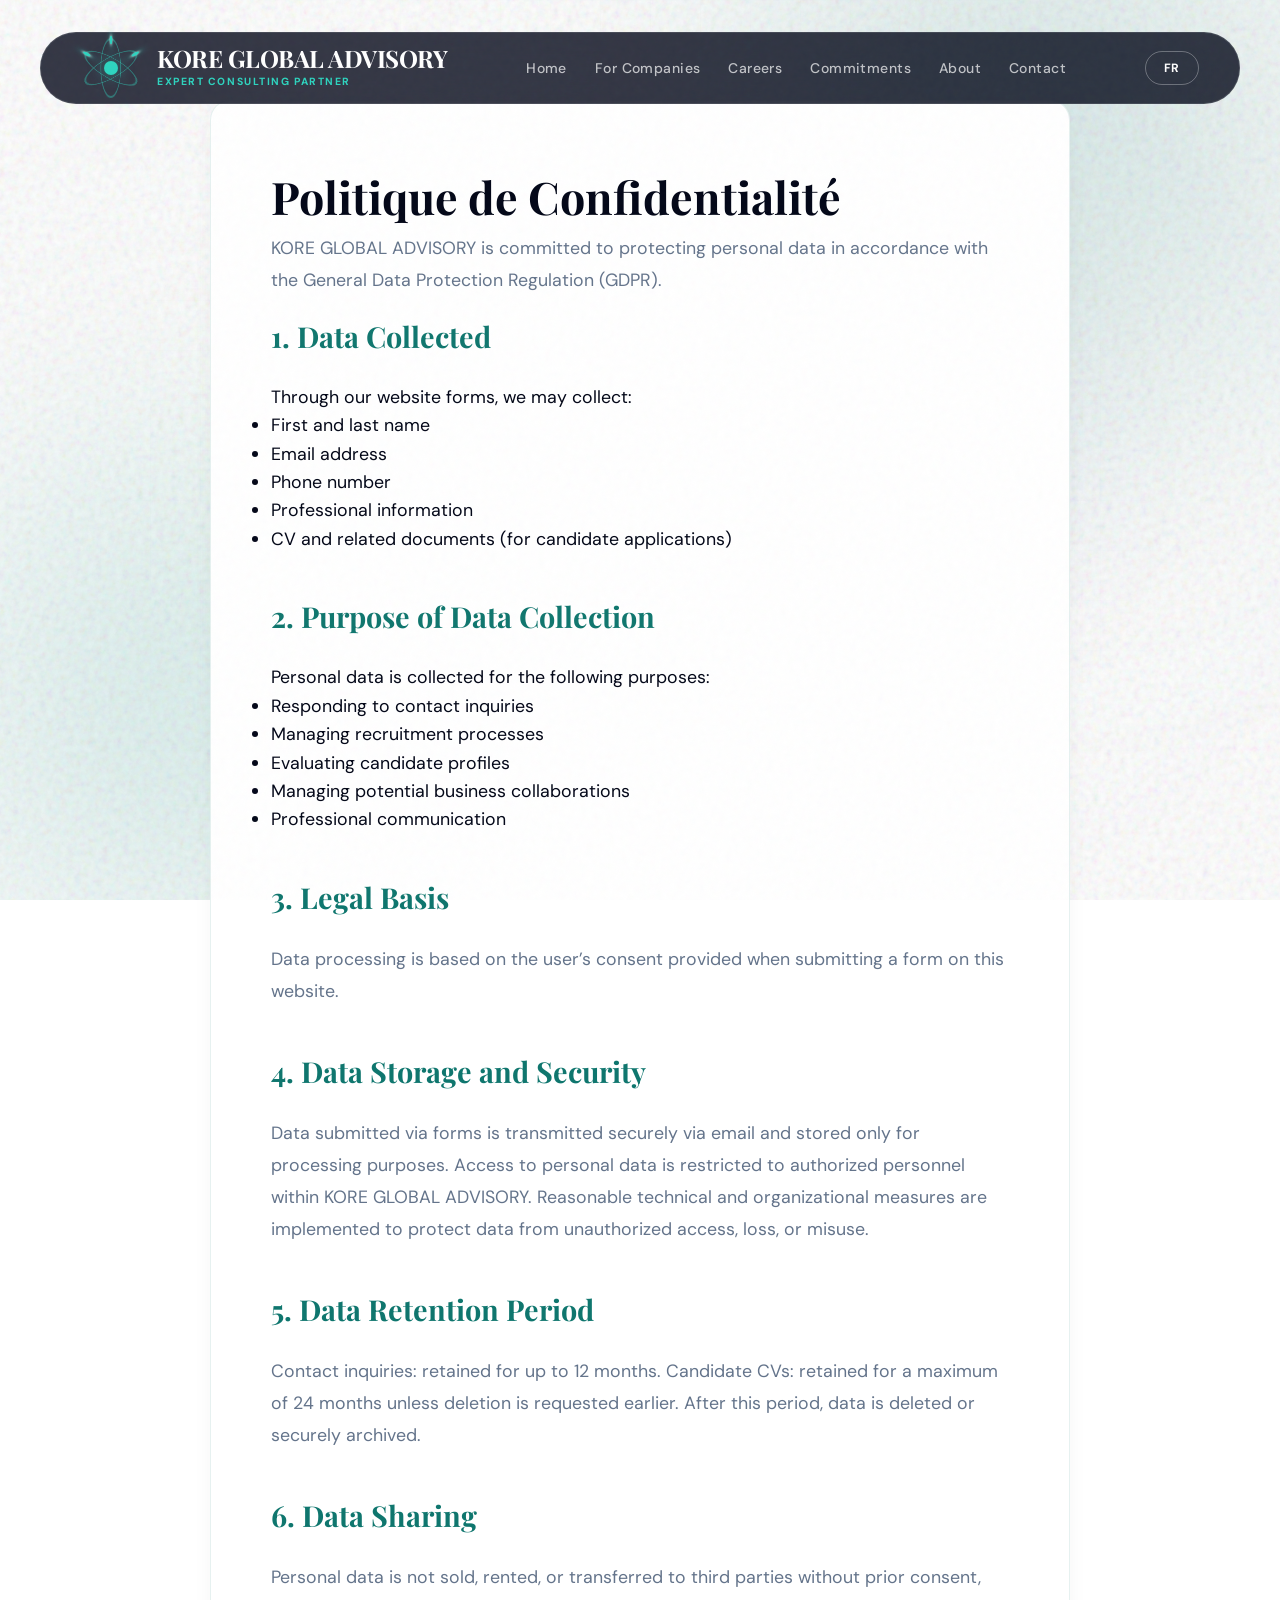
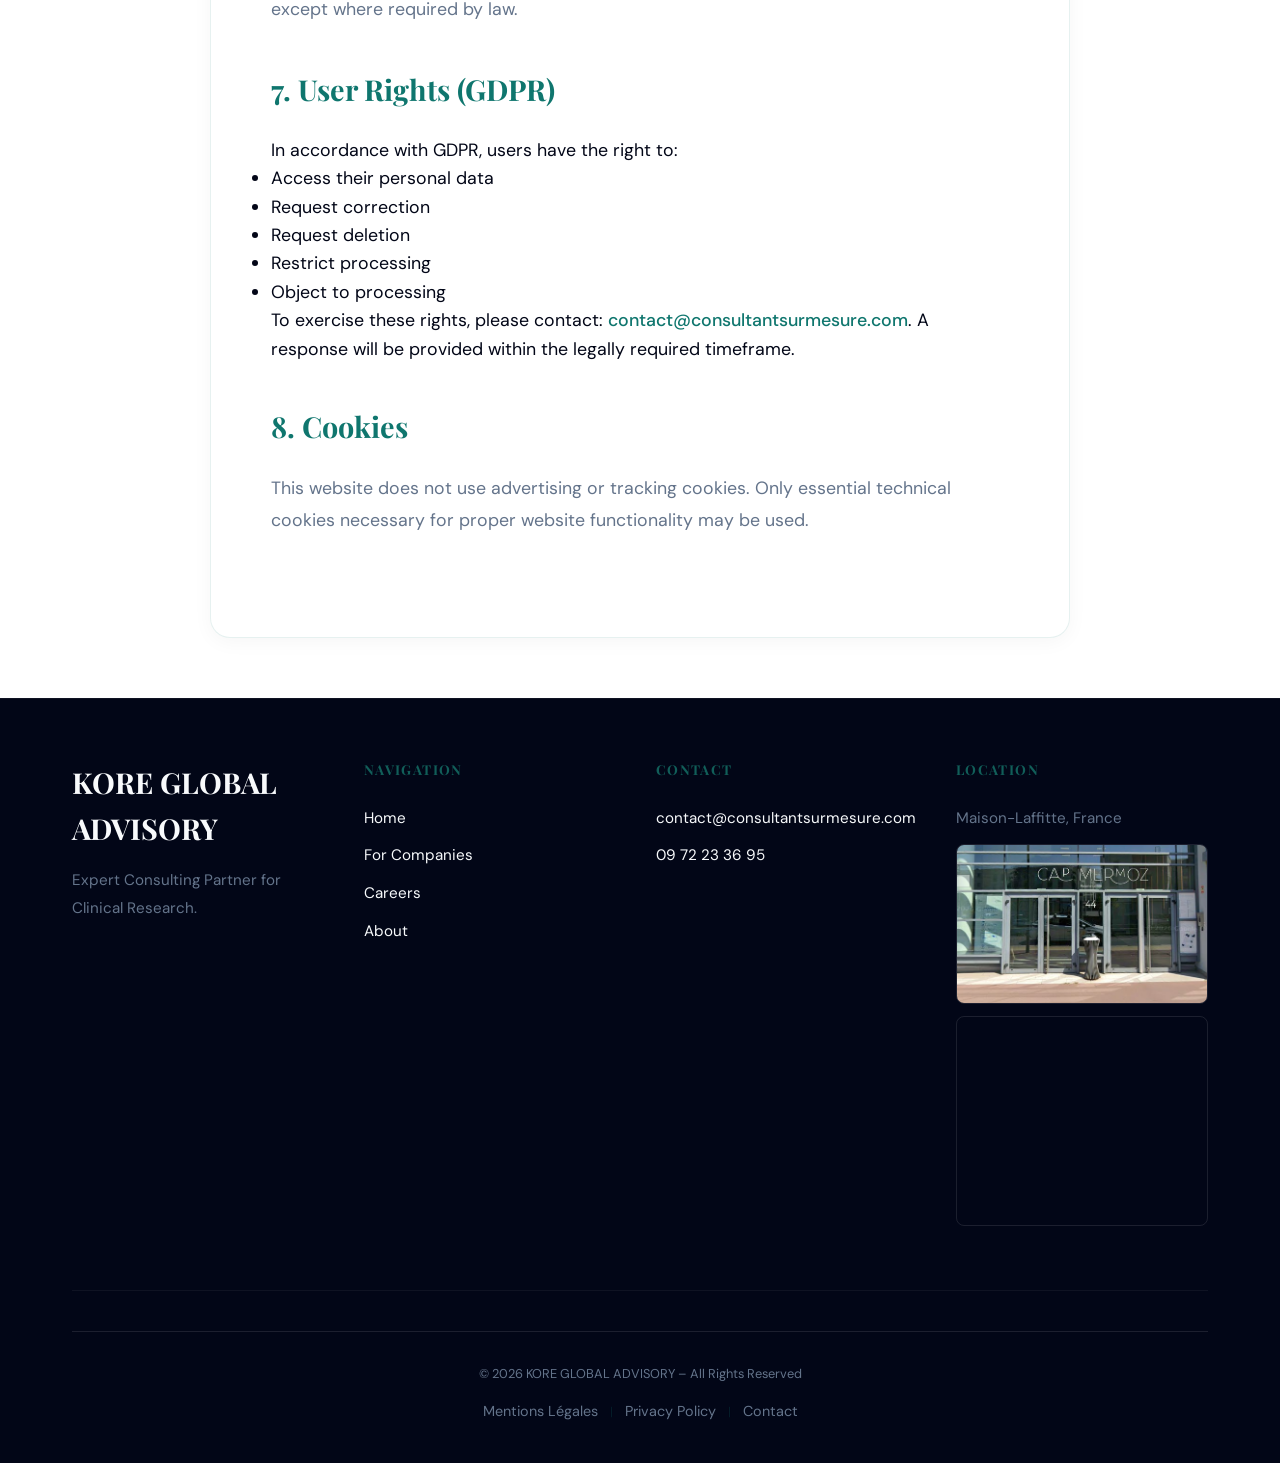
<file: privacy-policy.html>
<!DOCTYPE html>
<html lang="en">

<head>
    <meta charset="UTF-8">
    <meta name="viewport" content="width=device-width, initial-scale=1.0">
    <title>Politique de Confidentialité | KORE GLOBAL ADVISORY</title>
    <link
        href="https://fonts.googleapis.com/css2?family=Playfair+Display:wght@400;600;700&family=DM+Sans:wght@400;500;600;700&display=swap"
        rel="stylesheet">
    <link rel="stylesheet" href="styles.css">
</head>

<body class="inner-page-body">
    <!-- PREMIUM BACKGROUND -->
    <div class="premium-bg-container">
        <div class="premium-bg-grid"></div>
        <div class="premium-bg-grain"></div>
        <div class="bg-blob bg-blob-1"></div>
        <div class="bg-blob bg-blob-2"></div>
        <div class="bg-blob bg-blob-3"></div>
        <div class="bg-blob bg-blob-4"></div>
    </div>

    <!-- HEADER -->
    <header class="header">
        <a href="index.html" class="logo-container">
            <div class="atom-wrapper">
                <div class="atom-ring ring-1"></div>
                <div class="atom-ring ring-2"></div>
                <div class="atom-ring ring-3"></div>
                <div class="atom-nucleus"></div>
            </div>
            <div class="logo-text-col">
                <span class="brand-main">KORE GLOBAL ADVISORY</span>
                <span class="brand-sub" data-i18n="brand_sub">Expert Consulting Partner</span>
            </div>
        </a>
        <nav class="nav">
            <a href="index.html" data-i18n="nav_home">Home</a>
            <a href="companies.html" data-i18n="nav_companies">For Companies</a>
            <a href="careers.html" data-i18n="nav_careers">Careers</a>
            <a href="commitments.html" data-i18n="nav_commitments">Commitments</a>
            <a href="about.html" data-i18n="nav_about">About</a>
            <a href="contact.html" data-i18n="nav_contact">Contact</a>
        </nav>
        <div class="header-right">
            <button class="lang-btn" id="langBtn">EN</button>
            <div class="hamburger" id="hamburger"><span></span><span></span><span></span></div>
        </div>
    </header>

    <!-- MOBILE NAV -->
    <nav class="mobile-nav" id="mobileNav">
        <a href="index.html" data-i18n="nav_home">Home</a>
        <a href="companies.html" data-i18n="nav_companies">For Companies</a>
        <a href="careers.html" data-i18n="nav_careers">Careers</a>
        <a href="commitments.html" data-i18n="nav_commitments">Commitments</a>
        <a href="about.html" data-i18n="nav_about">About</a>
        <a href="contact.html" data-i18n="nav_contact">Contact</a>
    </nav>

    <!-- PRIVACY CONTENT -->
    <section class="legal-container">
        <div class="legal-content animate-in">
            <h1 class="section-title" data-i18n="privacy_title">Politique de Confidentialité</h1>
            <p data-i18n="privacy_intro">KORE GLOBAL ADVISORY is committed to protecting personal data in accordance
                with the General Data Protection Regulation (GDPR).</p>

            <div class="legal-section">
                <h2 data-i18n="privacy_1_title">1. Data Collected</h2>
                <div data-i18n="privacy_1_list">
                    Through our website forms, we may collect:
                    <ul>
                        <li>First and last name</li>
                        <li>Email address</li>
                        <li>Phone number</li>
                        <li>Professional information</li>
                        <li>CV and related documents (for candidate applications)</li>
                    </ul>
                </div>
            </div>

            <div class="legal-section">
                <h2 data-i18n="privacy_2_title">2. Purpose of Data Collection</h2>
                <div data-i18n="privacy_2_list">
                    Personal data is collected for the following purposes:
                    <ul>
                        <li>Responding to contact inquiries</li>
                        <li>Managing recruitment processes</li>
                        <li>Evaluating candidate profiles</li>
                        <li>Managing potential business collaborations</li>
                        <li>Professional communication</li>
                    </ul>
                </div>
            </div>

            <div class="legal-section">
                <h2 data-i18n="privacy_3_title">3. Legal Basis</h2>
                <p data-i18n="privacy_3_text">Data processing is based on the user’s consent provided when submitting a
                    form on this website.</p>
            </div>

            <div class="legal-section">
                <h2 data-i18n="privacy_4_title">4. Data Storage and Security</h2>
                <p data-i18n="privacy_4_text">Data submitted via forms is transmitted securely via email and stored only
                    for processing purposes. Access to personal data is restricted to authorized personnel within
                    KORE GLOBAL ADVISORY. Reasonable technical and organizational measures are implemented to protect
                    data from unauthorized access, loss, or misuse.</p>
            </div>

            <div class="legal-section">
                <h2 data-i18n="privacy_5_title">5. Data Retention Period</h2>
                <p data-i18n="privacy_5_text">Contact inquiries: retained for up to 12 months. Candidate CVs: retained
                    for a maximum of 24 months unless deletion is requested earlier. After this period, data is deleted
                    or securely archived.</p>
            </div>

            <div class="legal-section">
                <h2 data-i18n="privacy_6_title">6. Data Sharing</h2>
                <p data-i18n="privacy_6_text">Personal data is not sold, rented, or transferred to third parties without
                    prior consent, except where required by law.</p>
            </div>

            <div class="legal-section">
                <h2 data-i18n="privacy_7_title">7. User Rights (GDPR)</h2>
                <div data-i18n="privacy_7_text">
                    In accordance with GDPR, users have the right to:
                    <ul>
                        <li>Access their personal data</li>
                        <li>Request correction</li>
                        <li>Request deletion</li>
                        <li>Restrict processing</li>
                        <li>Object to processing</li>
                    </ul>
                    To exercise these rights, please contact: <a
                        href="mailto:contact@consultantsurmesure.com">contact@consultantsurmesure.com</a>. A response will
                    be provided within the legally required timeframe.
                </div>
            </div>

            <div class="legal-section">
                <h2 data-i18n="privacy_8_title">8. Cookies</h2>
                <p data-i18n="privacy_8_text">This website does not use advertising or tracking cookies. Only essential
                    technical cookies necessary for proper website functionality may be used.</p>
            </div>
        </div>
    </section>

    <!-- FOOTER -->
    <footer class="footer">
        <div class="container">
            <div class="footer-grid">
                <div>
                    <div class="footer-brand-name">KORE GLOBAL ADVISORY</div>
                    <p class="footer-brand-text" data-i18n="footer_text">Expert Consulting Partner for Clinical
                        Research.</p>
                </div>
                <div>
                    <h4 class="footer-col-title" data-i18n="footer_nav">Navigation</h4>
                    <ul class="footer-links">
                        <li><a href="index.html" data-i18n="nav_home">Home</a></li>
                        <li><a href="companies.html" data-i18n="nav_companies">For Companies</a></li>
                        <li><a href="careers.html" data-i18n="nav_careers">Careers</a></li>
                        <li><a href="about.html" data-i18n="nav_about">About</a></li>
                    </ul>
                </div>
                <div>
                    <h4 class="footer-col-title" data-i18n="footer_contact">Contact</h4>
                    <ul class="footer-links">
                        <li><a href="mailto:contact@consultantsurmesure.com">contact@consultantsurmesure.com</a></li>
                        <li><a href="tel:+33744114917">09 72 23 36 95</a></li>
                    </ul>
                </div>
                <div>
                    <h4 class="footer-col-title">Location</h4>
                    <p class="footer-brand-text">Maison-Laffitte, France</p>
                    <div
                        style="margin-top: 12px; border-radius: 8px; overflow: hidden; border: 1px solid rgba(255,255,255,0.1);">
                        <img src="images/cap-mermoz.jpg.png" alt="CAP Mermoz - 44 rue Jean Mermoz, Maisons-Laffitte"
                            style="width: 100%; height: auto; display: block;">
                    </div>
                    <div
                        style="margin-top: 12px; border-radius: 8px; overflow: hidden; border: 1px solid rgba(255,255,255,0.1);">
                        <iframe
                            src="https://www.google.com/maps/embed?pb=!1m14!1m8!1m3!1d275.42675412460557!2d2.14256990109745!3d48.947475293128086!3m2!1i1024!2i768!4f13.1!3m3!1m2!1s0x47e661f8ebeaffeb%3A0x173d1523d4a1648e!2sCap%20Mermoz!5e0!3m2!1sen!2sus!4v1771867025004!5m2!1sen!2sus"
                            width="100%" height="200" style="border:0;" allowfullscreen="" loading="lazy"
                            referrerpolicy="no-referrer-when-downgrade"></iframe>
                    </div>
                </div>
            </div>
            <div class="footer-bottom">
                <p data-i18n="footer_all_rights">&copy; 2026 KORE GLOBAL ADVISORY – All Rights Reserved</p>
                <div class="footer-legal-links">
                    <a href="mentions-legales.html" data-i18n="legal_title">Mentions légales</a>
                    <span>|</span>
                    <a href="privacy-policy.html" data-i18n="footer_privacy">Politique de confidentialité</a>
                    <span>|</span>
                    <a href="contact.html" data-i18n="footer_contact">Contact</a>
                </div>
            </div>
        </div>
    </footer>

    <script src="shared.js"></script>
</body>

</html>
</file>
<file: styles.css>
/* KORE GLOBAL ADVISORY - v3 Premium Clinical Luxury */

:root {
    /* v3 Premium Palette: Obsidian, Deep Teal & Pearl */
    --primary: #0f766e;
    --primary-light: #115e59;
    --primary-glow: rgba(13, 148, 136, 0.4);
    --secondary: #134e4a;
    --accent: #fef3c7;
    /* Soft Gold */
    --dark: #020617;
    /* Obsidian Dark */
    --black: #000000;
    --white: #ffffff;
    --pearl: #f8fafc;
    --gray-text: #64748b;
    --border: rgba(226, 232, 240, 0.8);
    --glass-bg: rgba(255, 255, 255, 0.03);
    --glass-border: rgba(255, 255, 255, 0.1);

    /* Fluid Typography (clamp-based) */
    --fs-xs: clamp(0.75rem, 0.7rem + 0.25vw, 0.875rem);
    --fs-sm: clamp(0.875rem, 0.8rem + 0.35vw, 1rem);
    --fs-base: clamp(1rem, 0.95rem + 0.2vw, 1.125rem);
    --fs-md: clamp(1.25rem, 1.15rem + 0.5vw, 1.5rem);
    --fs-lg: clamp(1.5rem, 1.3rem + 1vw, 2.25rem);
    --fs-xl: clamp(2.25rem, 1.8rem + 2.5vw, 4rem);
    --fs-display: clamp(2.5rem, 4vw, 5rem);

    --container-width: 1200px;
    --header-height: 80px;
    --transition: cubic-bezier(0.4, 0, 0.2, 1) 0.4s;

    /* Premium Effects */
    --hero-glow: radial-gradient(circle at 50% 50%, rgba(15, 118, 110, 0.15) 0%, transparent 60%);
    --btn-shadow: 0 4px 6px -1px rgba(15, 118, 110, 0.2), 0 2px 4px -1px rgba(15, 118, 110, 0.1);
    --btn-inner-shadow: inset 0 1px 0 rgba(255, 255, 255, 0.1);
}

/* PREMIUM HERO GLOW ANIMATION */
@keyframes heroAurora {

    0% {
        background-position: 0% 50%;
        opacity: 0.5;
    }

    50% {
        background-position: 100% 50%;
        opacity: 0.8;
    }

    100% {
        background-position: 0% 50%;
        opacity: 0.5;
    }
}

.hero-title {
    position: relative;
    z-index: 1;
}

.hero-title::after {
    content: '';
    position: absolute;
    top: 50%;
    left: 50%;
    transform: translate(-50%, -50%);
    width: 120%;
    height: 120%;
    background: var(--hero-glow);
    z-index: -1;
    filter: blur(40px);
    pointer-events: none;
}

/* PREMIUM BUTTONS */
.btn-primary {
    box-shadow: var(--btn-shadow), var(--btn-inner-shadow);
    transition: all 0.3s ease;
}

.btn-primary:hover {
    transform: translateY(-2px);
    box-shadow: 0 10px 15px -3px rgba(15, 118, 110, 0.3), 0 4px 6px -2px rgba(15, 118, 110, 0.1), var(--btn-inner-shadow);
}

* {
    margin: 0;
    padding: 0;
    box-sizing: border-box;
}

html {
    scroll-behavior: smooth;
    font-size: 16px;
    /* Base for rem */
}

body {
    font-family: 'DM Sans', sans-serif;
    /* Removed Outfit */
    color: var(--dark);
    background: var(--pearl);
    line-height: 1.6;
    overflow-x: hidden;
    font-size: var(--fs-base);
    position: relative;
    /* For noise overlay */
}

/* STRICT TYPOGRAPHY HIERARCHY */
h1,
h2,
h3,
h4,
h5,
h6,
.logo,
.hero-title,
.section-title,
.page-title,
.footer-brand-name,
.footer-col-title {
    font-family: 'Playfair Display', serif;
}

button,
.btn,
.nav a,
.hero-label,
.section-label,
.page-label {
    font-family: 'DM Sans', sans-serif;
}

/* PREMIUM POLISH: Texture & Detail */
body::before {
    content: "";
    position: fixed;
    top: 0;
    left: 0;
    width: 100%;
    height: 100%;
    background-image: url("data:image/svg+xml,%3Csvg viewBox='0 0 200 200' xmlns='http://www.w3.org/2000/svg'%3E%3Cfilter id='noiseFilter'%3E%3CfeTurbulence type='fractalNoise' baseFrequency='0.65' numOctaves='3' stitchTiles='stitch'/%3E%3C/filter%3E%3Crect width='100%25' height='100%25' filter='url(%23noiseFilter)' opacity='0.03'/%3E%3C/svg%3E");
    pointer-events: none;
    z-index: 9999;
}

/* Custom Scrollbar */
::-webkit-scrollbar {
    width: 8px;
}

::-webkit-scrollbar-track {
    background: var(--pearl);
}

::-webkit-scrollbar-thumb {
    background: var(--primary);
    border-radius: 4px;
}

::-webkit-scrollbar-thumb:hover {
    background: var(--primary-light);
}

/* Selection */
::selection {
    background: var(--primary);
    color: var(--white);
}

/* ANIMATIONS */
@keyframes fadeInUp {
    from {
        opacity: 0;
        transform: translateY(30px);
    }

    to {
        opacity: 1;
        transform: translateY(0);
    }
}

@keyframes pulse {

    0%,
    100% {
        opacity: 1;
    }

    50% {
        opacity: 0.4;
    }
}

.animate-in {
    opacity: 0;
    transform: translateY(30px);
    transition: opacity 0.6s ease, transform 0.6s ease;
}

.animate-in.visible {
    opacity: 1;
    transform: translateY(0);
}

/* HEADER */
.header {
    position: fixed;
    top: 32px;
    left: 50%;
    transform: translateX(-50%);
    width: calc(100% - 64px);
    max-width: var(--container-width);
    height: 72px;
    z-index: 1000;
    padding: 0 40px;
    background: rgba(2, 6, 23, 0.8);
    backdrop-filter: blur(20px) saturate(180%);
    -webkit-backdrop-filter: blur(20px) saturate(180%);
    display: flex;
    justify-content: space-between;
    align-items: center;
    border: 1px solid rgba(255, 255, 255, 0.1);
    border-radius: 40px;
    transition: var(--transition);
}

.header.scrolled {
    top: 16px;
    background: rgba(2, 6, 23, 0.95);
    box-shadow: 0 20px 40px rgba(0, 0, 0, 0.3);
}

.logo {
    color: var(--white);
    font-family: 'Playfair Display', serif;
    font-size: 1.4rem;
    font-weight: 600;
    text-decoration: none;
    z-index: 101;
    transition: var(--transition);
}

.logo:hover {
    opacity: 1;
    /* Remove color shift, handle in children */
}

/* 3D ATOM LOGO */
.logo-container {
    display: flex;
    align-items: center;
    gap: 16px;
    text-decoration: none;
    z-index: 101;
}

.atom-wrapper {
    width: 60px;
    height: 60px;
    position: relative;
    perspective: 1000px;
    transform-style: preserve-3d;
}

.atom-nucleus {
    position: absolute;
    top: 50%;
    left: 50%;
    width: 14px;
    height: 14px;
    background: #2dd4bf;
    /* Teal */
    border-radius: 50%;
    transform: translate(-50%, -50%);
    box-shadow: 0 0 15px rgba(45, 212, 191, 0.6);
    z-index: 10;
}

.atom-ring {
    position: absolute;
    top: 50%;
    left: 50%;
    width: 100%;
    height: 100%;
    border: 2px solid rgba(45, 212, 191, 0.4);
    border-radius: 50%;
    transform-style: preserve-3d;
}

.atom-ring::before {
    content: '';
    position: absolute;
    top: -3px;
    left: 50%;
    width: 6px;
    height: 6px;
    background: #2dd4bf;
    border-radius: 50%;
    transform: translateX(-50%);
    box-shadow: 0 0 10px #2dd4bf;
}

.ring-1 {
    animation: rotate-atom 4s linear infinite;
}

.ring-2 {
    animation: rotate-atom 4s linear infinite -1.33s;
    transform: translate(-50%, -50%) rotateY(60deg);
}

.ring-3 {
    animation: rotate-atom 4s linear infinite -2.66s;
    transform: translate(-50%, -50%) rotateY(-60deg);
}

/* To handle the distinct rotations properly, we need a wrapper or specific keyframes per ring if we want complex orbits.
   Simpler approach for stable "Atom" look: fix the rotation planes. */

.ring-1 {
    transform: translate(-50%, -50%) rotateZ(0deg) rotateY(70deg);
}

.ring-2 {
    transform: translate(-50%, -50%) rotateZ(60deg) rotateY(70deg);
}

.ring-3 {
    transform: translate(-50%, -50%) rotateZ(-60deg) rotateY(70deg);
}

/* Actually, animating them requires a container that spins or individual spin. 
   Let's use a common "Electronic Orbit" animation style. */

@keyframes electron-orbit {
    0% {
        transform: translate(-50%, -50%) rotateZ(var(--angle)) rotateY(70deg) rotateX(0deg);
    }

    100% {
        transform: translate(-50%, -50%) rotateZ(var(--angle)) rotateY(70deg) rotateX(360deg);
    }
}

@keyframes atom-spin {
    0% {
        transform: rotateY(0deg) rotateX(10deg);
    }

    100% {
        transform: rotateY(360deg) rotateX(10deg);
    }
}

/* Updated Wrapper for Global Rotation */
.atom-wrapper {
    width: 60px;
    height: 60px;
    position: relative;
    perspective: 1000px;
    transform-style: preserve-3d;
    animation: atom-spin 20s linear infinite;
    /* Slow 3D rotation of the whole atom */
}

.atom-ring {
    /* .. existing styles .. */
    transform-style: preserve-3d;
}

.ring-1 {
    --angle: 0deg;
    animation: electron-orbit 2s linear infinite;
}

.ring-2 {
    --angle: 60deg;
    animation: electron-orbit 2s linear infinite;
}

.ring-3 {
    --angle: -60deg;
    animation: electron-orbit 2s linear infinite;
}

/* Enhanced Electron Visibility */
.atom-ring::before {
    content: '';
    position: absolute;
    top: -4px;
    /* Slightly larger orbit radius relative to border */
    left: 50%;
    width: 8px;
    /* Larger electron */
    height: 8px;
    background: #2dd4bf;
    border-radius: 50%;
    transform: translateX(-50%);
    box-shadow: 0 0 12px #2dd4bf, 0 0 4px #fff;
    /* Bright core + glow */
}

.logo-text-col {
    display: flex;
    flex-direction: column;
}

.brand-main {
    font-family: 'Playfair Display', serif;
    font-size: 1.5rem;
    font-weight: 700;
    line-height: 1;
    color: var(--white);
    letter-spacing: -0.02em;
}

.brand-sub {
    font-family: 'DM Sans', sans-serif;
    font-size: 0.65rem;
    font-weight: 700;
    color: #2dd4bf;
    /* Teal */
    text-transform: uppercase;
    letter-spacing: 0.15em;
    margin-top: 4px;
}

.logo:hover .brand-main {
    color: var(--primary-light);
}

.nav {
    display: flex;
    align-items: center;
    gap: 28px;
}

.nav a {
    color: rgba(255, 255, 255, 0.7);
    text-decoration: none;
    font-size: var(--fs-xs);
    font-weight: 500;
    transition: var(--transition);
    position: relative;
    letter-spacing: 0.03em;
}

.nav a::after {
    content: '';
    position: absolute;
    bottom: -4px;
    left: 0;
    width: 0;
    height: 2px;
    background: var(--primary-light);
    transition: var(--transition);
}

.nav a:hover,
.nav a.active {
    color: var(--white);
}

.nav a:hover::after,
.nav a.active::after {
    width: 100%;
}

.header-right {
    display: flex;
    align-items: center;
    gap: 16px;
}

/* BUTTONS */
.btn {
    display: inline-flex;
    align-items: center;
    justify-content: center;
    padding: 14px 28px;
    border-radius: 50px;
    font-weight: 600;
    text-decoration: none;
    transition: var(--transition);
    cursor: pointer;
    font-size: var(--fs-xs);
    letter-spacing: 0.02em;
    gap: 10px;
    position: relative;
    overflow: hidden;
}

.btn-primary {
    background: var(--primary);
    border: 1px solid var(--primary);
    box-shadow: 0 10px 20px rgba(15, 118, 110, 0.2);
}

.btn-primary:hover {
    background: var(--primary-light);
    transform: translateY(-2px);
    box-shadow: 0 15px 30px rgba(15, 118, 110, 0.3);
}

/* COMPACT CAREERS DESIGN */
.section-compact {
    padding: 60px 0;
}

/* Horizontal Job Cards for Efficiency */
.jobs-grid {
    display: flex;
    flex-direction: column;
    /* Single column stack for horizontal cards */
    gap: 0;
    /* Remove gap for continuous list feel */
    max-width: 1000px;
    /* Increased max-width for better horizontal spacing */
    /* Limit width for readability */
    margin: 40px auto 0;
    border-top: 1px solid rgba(15, 118, 110, 0.1);
}

.job-card {
    display: flex;
    /* Enforce flex */
    flex-direction: row;
    align-items: center;
    padding: 24px 0;
    /* Reduced padding for compactness */
    gap: 24px;
    /* Reduced gap */
    background: transparent;
    /* Remove card bg */
    border: none;
    border-bottom: 1px solid rgba(15, 118, 110, 0.1);
}

.job-card:hover {
    transform: none;
    background: rgba(15, 118, 110, 0.02);
    /* Very subtle hover */
    padding-left: 16px;
    padding-right: 16px;
    margin-left: -16px;
    margin-right: -16px;
    border-radius: 8px;
}

.job-header {
    display: flex;
    flex-direction: row;
    align-items: center;
    gap: 20px;
    /* Tighter gap between icon and text */
    flex: 1;
    /* Let it grow, but share space */
    min-width: 0;
    /* Prevent text overflow issues */
}

/* Circular Job Icon */
.job-icon {
    width: 56px;
    /* Slightly smaller icon */
    height: 56px;
    background: rgba(15, 118, 110, 0.08);
    color: var(--primary);
    border-radius: 50%;
    display: flex;
    align-items: center;
    justify-content: center;
    flex-shrink: 0;
}

.job-info-col {
    display: flex;
    flex-direction: column;
    gap: 4px;
    justify-content: center;
    align-items: flex-start;
    /* Force Left Alignment */
    text-align: left;
    /* Verify Text Align */
    flex: 1;
    /* Allow it to take available space */
}

.job-title {
    font-family: 'Playfair Display', serif;
    font-size: 1.25rem;
    color: var(--dark);
    margin: 0;
    line-height: 1.3;
    text-align: left;
    width: 100%;
}

.job-tag {
    font-size: 0.7rem;
    font-weight: 700;
    padding: 4px 12px;
    border-radius: 50px;
    background: #f0fdfa;
    color: var(--primary);
    text-transform: uppercase;
    letter-spacing: 0.05em;
    display: inline-block;
}

.job-tags {
    margin-top: 4px;
    display: flex;
    flex-wrap: wrap;
    gap: 8px;
}

.job-details {
    display: flex;
    flex-direction: row;
    align-items: center;
    gap: 24px;
    margin-left: 24px;
    /* Separation from Title */
    margin-right: 24px;
    white-space: nowrap;
    /* Keep details on one line if possible */
    color: var(--gray-text);
    font-size: 0.9rem;
}

/* Force visibility & Alignment for right side button */
.job-card .btn {
    margin-left: auto;
    /* Push to far right */
    flex-shrink: 0;
    white-space: nowrap;
}

@media (max-width: 900px) {
    .job-card {
        flex-direction: column;
        align-items: flex-start;
        gap: 20px;
        background: var(--white);
        padding: 24px;
        border: 1px solid rgba(15, 118, 110, 0.1);
        border-radius: 12px;
        margin-bottom: 16px;
    }

    .job-card:hover {
        transform: translateY(-2px);
        margin-left: 0;
        margin-right: 0;
    }

    .job-header {
        width: 100%;
    }

    .job-details {
        width: 100%;
        margin-top: 8px;
    }

    .job-card .btn {
        width: 100%;
        margin-top: 16px;
    }
}

.btn-outline {
    background: transparent;
    color: var(--primary);
    border: 2px solid var(--primary);
}

.btn-outline:hover {
    background: var(--primary);
    color: var(--white);
}

.lang-btn {
    padding: 8px 18px;
    border: 1.5px solid rgba(255, 255, 255, 0.3);
    border-radius: 50px;
    color: var(--white);
    background: transparent;
    cursor: pointer;
    font-size: 0.75rem;
    font-weight: 700;
    letter-spacing: 0.05em;
    transition: var(--transition);
}

.lang-btn:hover {
    background: var(--white);
    color: var(--dark);
    border-color: var(--white);
}

.hamburger {
    display: none;
    flex-direction: column;
    gap: 5px;
    cursor: pointer;
    z-index: 101;
    padding: 10px;
}

.hamburger span {
    width: 24px;
    height: 2px;
    background: var(--white);
    transition: var(--transition);
    border-radius: 2px;
}

.hamburger.active span:nth-child(1) {
    transform: rotate(45deg) translate(5px, 5px);
}

.hamburger.active span:nth-child(2) {
    opacity: 0;
}

.hamburger.active span:nth-child(3) {
    transform: rotate(-45deg) translate(5px, -5px);
}

.mobile-nav {
    display: none;
    position: fixed;
    top: 0;
    left: 0;
    right: 0;
    bottom: 0;
    background: rgba(10, 22, 40, 0.98);
    z-index: 99;
    flex-direction: column;
    justify-content: center;
    align-items: center;
    gap: 32px;
    opacity: 0;
    pointer-events: none;
    transition: opacity 0.4s ease;
}

.mobile-nav.active {
    opacity: 1;
    pointer-events: auto;
}

.mobile-nav a {
    color: var(--white);
    text-decoration: none;
    font-size: 1.5rem;
    font-weight: 500;
    transition: var(--transition);
}

.mobile-nav a:hover {
    transform: scale(1.1);
}

/* HERO SECTION */
.hero {
    height: 100vh;
    position: relative;
    display: flex;
    align-items: center;
    justify-content: center;
    overflow: hidden;
    background: var(--dark);
    text-align: center;
    padding: 0 20px;
}

.hero-slider {
    position: absolute;
    top: 0;
    left: 0;
    width: 100%;
    height: 100%;
    z-index: 1;
}

.slide {
    position: absolute;
    top: 0;
    left: 0;
    width: 100%;
    height: 100%;
    opacity: 0;
    transition: opacity 1.2s cubic-bezier(0.4, 0, 0.2, 1);
    background-size: cover;
    background-position: center;
    transform: scale(1.1);
}

.slide.active {
    opacity: 0.4;
    transform: scale(1);
    transition: opacity 1.2s ease, transform 6s linear;
}

.hero::after {
    content: '';
    position: absolute;
    inset: 0;
    /* Darker overlay for better text contrast */
    background: radial-gradient(circle at center, rgba(2, 6, 23, 0.4), rgba(2, 6, 23, 0.9));
    z-index: 2;
}

.hero-content {
    position: relative;
    z-index: 10;
    max-width: 900px;
    margin-top: 120px;
    /* Added to clear menu */
}

/* HERO LABEL (Pill Design) */
.hero-label {
    display: inline-flex;
    align-items: center;
    gap: 12px;
    padding: 10px 24px;
    background: rgba(30, 41, 59, 0.7);
    /* Dark semi-transparent pill */
    backdrop-filter: blur(10px);
    border: 1px solid rgba(255, 255, 255, 0.15);
    /* Subtle light border */
    border-radius: 50px;
    color: var(--white);
    font-size: var(--fs-sm);
    font-weight: 600;
    margin-bottom: 32px;
    animation: fadeInUp 1s ease-out;
    box-shadow: 0 4px 12px rgba(0, 0, 0, 0.2);
}

.label-dot {
    width: 8px;
    height: 8px;
    background-color: #2dd4bf;
    /* Teal dot */
    border-radius: 50%;
    box-shadow: 0 0 8px rgba(45, 212, 191, 0.6);
}

/* SCROLL INDICATOR */
.scroll-indicator {
    position: absolute;
    bottom: 32px;
    left: 50%;
    transform: translateX(-50%);
    color: var(--white);
    opacity: 0.7;
    animation: bounce 2s infinite;
    z-index: 10;
}

@keyframes bounce {

    0%,
    20%,
    50%,
    80%,
    100% {
        transform: translateX(-50%) translateY(0);
    }

    40% {
        transform: translateX(-50%) translateY(-10px);
    }

    60% {
        transform: translateX(-50%) translateY(-5px);
    }
}

.hero-title {
    font-size: clamp(2.5rem, 5vw, 4.5rem);
    /* Updated to safer display size */
    color: var(--white);
    margin-bottom: 24px;
    line-height: 1.1;
    font-weight: 700;
    text-shadow: 0 4px 20px rgba(0, 0, 0, 0.5);
    animation: fadeInUp 1s ease-out 0.2s both;
}

.hero-title .text-highlight {
    color: #2dd4bf;
    /* Bright Teal highlight */
    display: inline-block;
}

.hero-title .ampersand {
    font-family: 'Playfair Display', serif;
    font-style: italic;
    font-weight: 400;
    color: var(--white);
    font-size: 1.1em;
    margin: 0 10px;
}

.hero-title span {
    display: inline;
}

.hero-text {
    font-size: var(--fs-base);
    color: rgba(255, 255, 255, 0.7);
    margin-bottom: 48px;
    max-width: 700px;
    margin-left: auto;
    margin-right: auto;
    animation: fadeInUp 1s ease-out 0.4s both;
}

.hero-btns {
    display: flex;
    gap: 20px;
    justify-content: center;
    animation: fadeInUp 1s ease-out 0.6s both;
}

/* HERO */
.hero {
    position: relative;
    width: 100%;
    height: 100vh;
    min-height: 600px;
    overflow: hidden;
    background: var(--dark);
}

.slider {
    position: absolute;
    top: 0;
    left: 0;
    width: 100%;
    height: 100%;
    z-index: 1;
}

.slide {
    position: absolute;
    top: 0;
    left: 0;
    width: 100%;
    height: 100%;
    opacity: 0;
    transition: opacity 1.2s cubic-bezier(0.4, 0, 0.2, 1);
}

.slide.active {
    opacity: 1;
}

.slide img {
    width: 100%;
    height: 100%;
    object-fit: cover;
    object-position: center 25%;
    /* Fix: Focusing on top-middle portion */
    transition: transform 6s linear;
}

.slide.active img {
    transform: scale(1.1);
}

.matte-overlay {
    position: absolute;
    top: 0;
    left: 0;
    width: 100%;
    height: 100%;
    background: linear-gradient(135deg, rgba(10, 22, 40, 0.8) 0%, rgba(15, 34, 64, 0.4) 50%, rgba(10, 22, 40, 0.8) 100%);
    z-index: 2;
}

.slider-arrow {
    position: absolute;
    top: 50%;
    transform: translateY(-50%);
    z-index: 10;
    width: 54px;
    height: 54px;
    background: rgba(255, 255, 255, 0.1);
    backdrop-filter: blur(8px);
    -webkit-backdrop-filter: blur(8px);
    border: 1px solid rgba(255, 255, 255, 0.2);
    border-radius: 50%;
    color: var(--white);
    font-size: 20px;
    cursor: pointer;
    transition: var(--transition);
    display: flex;
    align-items: center;
    justify-content: center;
}

.slider-arrow:hover {
    background: var(--primary);
    border-color: var(--primary);
    transform: translateY(-50%) scale(1.1);
}

.slider-arrow.prev {
    left: 30px;
}

.slider-arrow.next {
    right: 30px;
}

.slider-dots {
    position: absolute;
    bottom: 40px;
    left: 50%;
    transform: translateX(-50%);
    z-index: 10;
    display: flex;
    gap: 12px;
}

.dot {
    width: 32px;
    height: 4px;
    background: rgba(255, 255, 255, 0.3);
    border: none;
    border-radius: 2px;
    cursor: pointer;
    transition: var(--transition);
}

.dot.active {
    background: var(--primary-light);
    width: 48px;
}

.progress-bar {
    position: absolute;
    bottom: 0;
    left: 0;
    height: 4px;
    background: linear-gradient(90deg, var(--primary), var(--primary-light));
    z-index: 10;
    width: 0%;
}

.buttons {
    display: flex;
    justify-content: center;
    gap: 20px;
    flex-wrap: wrap;
    animation: fadeInUp 1s ease-out 0.8s both;
}

/* SECTIONS */
.section {
    padding: 120px 0;
}

.section-light {
    background: var(--pearl);
}

.section-white {
    background: var(--white);
}

.section-dark {
    background: var(--dark);
    color: var(--white);
}

.container {
    max-width: var(--container-width);
    margin: 0 auto;
    padding: 0 32px;
}

.section-dark {
    background: linear-gradient(135deg, var(--dark), #0f2240);
    color: var(--white);
}

.container {
    max-width: 1200px;
    margin: 0 auto;
}

.section-header {
    text-align: center;
    margin-bottom: 64px;
}

.section-label {
    font-size: 0.75rem;
    font-weight: 800;
    letter-spacing: 0.2em;
    text-transform: uppercase;
    color: var(--primary);
    margin-bottom: 16px;
}

.section-title {
    font-family: 'Playfair Display', serif;
    font-size: clamp(2rem, 4vw, 2.8rem);
    color: var(--dark);
    font-weight: 700;
}

.section-dark .section-title {
    color: var(--white);
}

.section-dark .section-label {
    color: var(--primary-light);
}

/* STATS */
.stats-section {
    background: var(--darker);
    padding: 80px 32px;
    border-top: 1px solid rgba(255, 255, 255, 0.05);
}

.stats-grid {
    display: grid;
    grid-template-columns: repeat(4, 1fr);
    gap: 40px;
    max-width: 1000px;
    margin: 0 auto;
}

.stat-item {
    text-align: center;
}

.stat-number {
    font-family: 'Playfair Display', serif;
    font-size: 3.5rem;
    font-weight: 700;
    color: var(--primary-light);
    margin-bottom: 8px;
}

.stat-label {
    font-size: 0.95rem;
    color: rgba(255, 255, 255, 0.6);
    font-weight: 500;
}

/* CARDS */
.cards-grid {
    display: grid;
    grid-template-columns: repeat(2, 1fr);
    gap: 32px;
}

.card {
    padding: 48px;
    background: var(--white);
    border-radius: 24px;
    border: 1px solid var(--border);
    transition: var(--transition);
    text-decoration: none;
    display: block;
    cursor: pointer;
    position: relative;
    overflow: hidden;
}

.card:hover {
    transform: translateY(-12px);
    box-shadow: 0 32px 64px rgba(0, 0, 0, 0.08);
    border-color: var(--primary-light);
}

.card-icon {
    width: 64px;
    height: 64px;
    background: var(--dark);
    border-radius: 18px;
    display: flex;
    align-items: center;
    justify-content: center;
    margin-bottom: 28px;
    transition: var(--transition);
}

.card-icon svg {
    width: 32px;
    height: 32px;
    stroke: var(--white);
    transition: var(--transition);
}

.card:hover .card-icon {
    background: var(--primary);
    transform: scale(1.1) rotate(-5deg);
}

.card-label {
    font-size: 0.7rem;
    font-weight: 800;
    letter-spacing: 0.15em;
    text-transform: uppercase;
    color: var(--primary);
    margin-bottom: 12px;
}

.card-title {
    font-family: 'Playfair Display', serif;
    font-size: 1.6rem;
    color: var(--dark);
    margin-bottom: 16px;
    font-weight: 700;
}

.card-text {
    font-size: 1rem;
    color: var(--gray-text);
    line-height: 1.7;
    margin-bottom: 24px;
}

.card-link {
    font-size: 0.95rem;
    font-weight: 700;
    color: var(--dark);
    display: flex;
    align-items: center;
    gap: 8px;
}

.card:hover .card-link {
    color: var(--primary);
}

/* CLARITY */
.clarity-grid {
    display: grid;
    grid-template-columns: repeat(2, 1fr);
    gap: 32px;
}

.clarity-card {
    padding: 48px;
    border-radius: 24px;
}

.clarity-do {
    background: linear-gradient(145deg, #ccfbf1, rgba(204, 251, 241, 0.3));
    border: 1px solid rgba(13, 148, 136, 0.2);
}

.clarity-dont {
    background: linear-gradient(145deg, #f3efe8, #faf8f5);
    border: 1px solid var(--border);
}

.clarity-header {
    display: flex;
    align-items: center;
    gap: 20px;
    margin-bottom: 32px;
}

.clarity-icon {
    width: 48px;
    height: 48px;
    border-radius: 14px;
    display: flex;
    align-items: center;
    justify-content: center;
    color: var(--white);
    font-weight: 700;
    font-size: 20px;
}

.clarity-do .clarity-icon {
    background: var(--primary);
}

.clarity-dont .clarity-icon {
    background: #475569;
}

.clarity-title {
    font-family: 'Playfair Display', serif;
    font-size: 1.5rem;
    font-weight: 700;
}

.clarity-list {
    list-style: none;
}

.clarity-list li {
    display: flex;
    align-items: flex-start;
    gap: 16px;
    margin-bottom: 16px;
    font-size: 1rem;
    color: #1e293b;
    line-height: 1.6;
}

.check-icon {
    flex-shrink: 0;
    width: 22px;
    height: 22px;
    border-radius: 50%;
    display: flex;
    align-items: center;
    justify-content: center;
    color: var(--white);
    font-size: 12px;
    margin-top: 2px;
}

.clarity-do .check-icon {
    background: var(--primary);
}

.clarity-dont .check-icon {
    background: #475569;
}

/* TESTIMONIALS */
.testimonials-grid {
    display: grid;
    grid-template-columns: repeat(3, 1fr);
    gap: 32px;
}

.testimonial-card {
    padding: 40px;
    background: var(--white);
    border-radius: 24px;
    border: 1px solid var(--border);
    transition: var(--transition);
}

.testimonial-card:hover {
    transform: translateY(-8px);
    box-shadow: 0 20px 48px rgba(0, 0, 0, 0.08);
    border-color: var(--primary-light);
}

.testimonial-quote {
    font-size: 1rem;
    color: var(--gray-text);
    line-height: 1.8;
    margin-bottom: 32px;
    font-style: italic;
    position: relative;
}

.testimonial-author {
    display: flex;
    align-items: center;
    gap: 16px;
}

.testimonial-avatar {
    width: 56px;
    height: 56px;
    border-radius: 50%;
    background: linear-gradient(135deg, var(--primary), var(--primary-light));
    display: flex;
    align-items: center;
    justify-content: center;
    color: var(--white);
    font-weight: 700;
    font-size: 1.2rem;
}

.testimonial-info h4 {
    font-size: 1rem;
    color: var(--dark);
    margin-bottom: 4px;
    font-weight: 700;
}

.testimonial-info p {
    font-size: 0.85rem;
    color: var(--primary);
    font-weight: 600;
}

/* BUTTON STYLES */
.btn {
    padding: 18px 36px;
    border-radius: 12px;
    font-size: 1rem;
    font-weight: 700;
    text-decoration: none;
    transition: var(--transition);
    border: none;
    cursor: pointer;
    display: inline-flex;
    align-items: center;
    gap: 10px;
}

.btn-primary {
    background: linear-gradient(135deg, var(--primary), var(--primary-light));
    color: var(--white);
    box-shadow: 0 10px 30px rgba(13, 148, 136, 0.3);
}

.btn-primary:hover {
    transform: translateY(-3px) scale(1.02);
    box-shadow: 0 15px 40px rgba(13, 148, 136, 0.4);
}

.btn-outline {
    background: rgba(255, 255, 255, 0.05);
    border: 1.5px solid rgba(255, 255, 255, 0.3);
    color: var(--white);
    backdrop-filter: blur(8px);
}

.btn-outline:hover {
    background: rgba(255, 255, 255, 1);
    color: var(--dark);
    border-color: var(--white);
    transform: translateY(-3px);
}

/* FOOTER */
.footer {
    background: var(--darker);
    color: var(--white);
    padding: 100px 32px 40px;
    border-top: 1px solid rgba(255, 255, 255, 0.05);
}

.footer-grid {
    display: grid;
    grid-template-columns: 2fr 1fr 1fr 1fr;
    gap: 48px;
    padding-bottom: 64px;
    border-bottom: 1px solid rgba(255, 255, 255, 0.05);
}

.footer-brand-name {
    font-family: 'Playfair Display', serif;
    font-size: 1.6rem;
    margin-bottom: 16px;
    font-weight: 700;
}

.footer-brand-text {
    font-size: 0.95rem;
    color: rgba(255, 255, 255, 0.5);
    line-height: 1.8;
    max-width: 320px;
}

.footer-col-title {
    font-size: 0.8rem;
    font-weight: 800;
    letter-spacing: 0.15em;
    text-transform: uppercase;
    margin-bottom: 24px;
    color: var(--primary-light);
}

.footer-links {
    display: flex;
    flex-direction: column;
    gap: 16px;
}

.footer-links a,
.footer-links span {
    font-size: 0.95rem;
    color: rgba(255, 255, 255, 0.5);
    text-decoration: none;
    transition: var(--transition);
}

.footer-links a:hover {
    color: var(--primary-light);
    transform: translateX(5px);
}

.footer-bottom {
    display: flex;
    justify-content: space-between;
    padding-top: 40px;
    font-size: 0.85rem;
    color: rgba(255, 255, 255, 0.3);
}

/* RESPONSIVE */
@media (max-width: 1024px) {
    .stats-grid {
        grid-template-columns: repeat(2, 1fr);
        gap: 40px;
    }

    .testimonials-grid {
        grid-template-columns: 1fr;
    }

    .cards-grid {
        grid-template-columns: 1fr;
    }
}

@media (max-width: 900px) {
    .nav {
        display: none;
    }

    .hamburger {
        display: flex;
    }

    .mobile-nav {
        display: flex;
    }

    .footer-grid {
        grid-template-columns: 1fr 1fr;
        gap: 40px;
    }
}

@media (max-width: 600px) {
    .section {
        padding: 80px 20px;
    }

    .hero-content {
        width: 95%;
        top: 45%;
    }

    .buttons {
        flex-direction: column;
        align-items: center;
    }

    .btn {
        width: 100%;
        max-width: 320px;
        justify-content: center;
    }

    .slider-arrow {
        width: 44px;
        height: 44px;
        font-size: 16px;
    }

    .slider-arrow.prev {
        left: 16px;
    }

    .slider-arrow.next {
        right: 16px;
    }

    .stat-number {
        font-size: 2.5rem;
    }

    .footer-grid {
        grid-template-columns: 1fr;
        text-align: center;
    }

    .footer-brand-text {
        max-width: 100%;
        margin: 0 auto;
    }

    .footer-bottom {
        flex-direction: column;
        gap: 12px;
        text-align: center;
    }
}

/* PAGE HERO */
.page-hero {
    height: 60vh;
    min-height: 400px;
    background: linear-gradient(135deg, var(--dark) 0%, #0f2240 100%);
    display: flex;
    align-items: center;
    justify-content: center;
    text-align: center;
    padding: 0 32px;
}

.page-hero-content {
    max-width: 800px;
    animation: fadeInUp 1s ease-out;
}

.page-label {
    display: inline-block;
    padding: 8px 16px;
    background: rgba(255, 255, 255, 0.05);
    backdrop-filter: blur(8px);
    border: 1px solid rgba(255, 255, 255, 0.1);
    border-radius: 50px;
    color: var(--primary-light);
    font-size: 0.75rem;
    font-weight: 800;
    letter-spacing: 0.2em;
    text-transform: uppercase;
    margin-bottom: 24px;
}

.page-title {
    font-family: 'Playfair Display', serif;
    font-size: clamp(2.5rem, 5vw, 3.5rem);
    color: var(--white);
    margin-bottom: 24px;
    line-height: 1.2;
}

.page-subtitle {
    font-size: 1.2rem;
    color: rgba(255, 255, 255, 0.7);
    line-height: 1.6;
}

/* CEO PROFILE */
.ceo-profile {
    display: grid;
    grid-template-columns: 320px 1fr;
    gap: 64px;
    align-items: start;
    max-width: 1000px;
    margin: 0 auto;
}

.ceo-image-wrapper {
    position: relative;
    width: 100%;
}

.ceo-image {
    width: 320px;
    height: 380px;
    background: linear-gradient(145deg, #f0fdfa, var(--white));
    border-radius: 24px;
    display: flex;
    align-items: center;
    justify-content: center;
    border: 3px solid var(--primary);
    overflow: hidden;
    box-shadow: 0 16px 32px rgba(13, 148, 136, 0.1);
}

.ceo-image img {
    width: 100%;
    height: 100%;
    object-fit: cover;
}

.ceo-linkedin-btn {
    position: absolute;
    bottom: -20px;
    left: 50%;
    transform: translateX(-50%);
    background: #0077b5;
    color: var(--white);
    padding: 12px 24px;
    border-radius: 50px;
    text-decoration: none;
    font-size: 0.9rem;
    font-weight: 700;
    display: flex;
    align-items: center;
    gap: 10px;
    box-shadow: 0 8px 16px rgba(0, 119, 181, 0.3);
    transition: var(--transition);
    border: none;
    cursor: pointer;
}

.ceo-linkedin-btn:hover {
    transform: translateX(-50%) translateY(-3px);
    box-shadow: 0 12px 24px rgba(0, 119, 181, 0.4);
}

.ceo-info h3 {
    font-family: 'Playfair Display', serif;
    font-size: 2rem;
    color: var(--dark);
    margin-bottom: 8px;
}

.ceo-role {
    color: var(--primary);
    font-weight: 700;
    font-size: 1.1rem;
    margin-bottom: 24px;
}

.ceo-bio {
    color: var(--gray-text);
    font-size: 1rem;
    line-height: 1.9;
}

.ceo-quote {
    padding: 24px;
    background: linear-gradient(145deg, #f0fdfa, var(--white));
    border-radius: 20px;
    border-left: 6px solid var(--primary);
    font-style: italic;
    margin-top: 32px;
    color: var(--dark);
}

/* TEAM GRID */
.team-grid {
    display: flex;
    flex-wrap: wrap;
    justify-content: center;
    gap: 32px;
    max-width: 900px;
    margin: 0 auto;
}

.team-card {
    background: var(--white);
    border-radius: 24px;
    padding: 40px;
    text-align: center;
    box-shadow: 0 8px 32px rgba(0, 0, 0, 0.04);
    border: 1px solid var(--border);
    transition: var(--transition);
}

.team-card:hover {
    transform: translateY(-10px);
    box-shadow: 0 20px 48px rgba(0, 0, 0, 0.08);
    border-color: var(--primary-light);
}

.team-avatar {
    width: 140px;
    height: 140px;
    background: linear-gradient(145deg, #f0fdfa, #ccfbf1);
    border-radius: 50%;
    margin: 0 auto 24px;
    display: flex;
    align-items: center;
    justify-content: center;
    overflow: hidden;
    border: 4px solid var(--primary);
    box-shadow: 0 8px 16px rgba(13, 148, 136, 0.1);
}

.team-avatar img {
    width: 100%;
    height: 100%;
    object-fit: cover;
}

.team-card h3 {
    font-family: 'Playfair Display', serif;
    font-size: 1.4rem;
    color: var(--dark);
    margin-bottom: 8px;
}

.team-role {
    color: var(--primary);
    font-weight: 700;
    font-size: 1rem;
    margin-bottom: 20px;
}

/* SECTOR TAGS */
.sector-tags {
    list-style: none;
    padding: 0;
    margin: 0;
    display: flex;
    flex-wrap: wrap;
    gap: 12px;
}

.sector-tag {
    padding: 8px 18px;
    background: var(--white);
    border-radius: 50px;
    border: 1.5px solid var(--primary);
    color: var(--primary);
    font-size: 0.9rem;
    font-weight: 700;
    transition: var(--transition);
}

.sector-tag:hover {
    background: var(--primary);
    color: var(--white);
    transform: translateY(-2px);
}

/* RESPONSIVE UPDATES */
@media (max-width: 900px) {
    .ceo-profile {
        grid-template-columns: 1fr;
        gap: 48px;
        text-align: center;
    }

    .ceo-image {
        margin: 0 auto;
    }

    .ceo-quote {
        text-align: left;
    }

    .team-grid {
        grid-template-columns: 1fr;
    }
}

/* CONTACT GRID */
.contact-grid {
    display: grid;
    grid-template-columns: 1.2fr 0.8fr;
    gap: 64px;
}

.contact-form-card {
    background: var(--white);
    border-radius: 24px;
    padding: 48px;
    box-shadow: 0 12px 48px rgba(0, 0, 0, 0.06);
    border: 1px solid var(--border);
}

.contact-info-card {
    background: linear-gradient(135deg, var(--dark) 0%, #0f2240 100%);
    border-radius: 24px;
    padding: 48px;
    color: var(--white);
    box-shadow: 0 12px 48px rgba(10, 22, 40, 0.15);
}

.info-item {
    margin-bottom: 40px;
}

.info-icon {
    width: 56px;
    height: 56px;
    background: rgba(45, 212, 191, 0.15);
    border-radius: 14px;
    display: flex;
    align-items: center;
    justify-content: center;
    margin-bottom: 20px;
}

.info-icon svg {
    width: 24px;
    height: 24px;
    stroke: var(--primary-light);
}

.info-title {
    font-family: 'Playfair Display', serif;
    font-size: 1.25rem;
    margin-bottom: 12px;
    font-weight: 700;
}

.info-text {
    font-size: 1rem;
    color: rgba(255, 255, 255, 0.7);
    line-height: 1.8;
}

.info-text a {
    color: var(--primary-light);
    text-decoration: none;
    transition: var(--transition);
}

.info-text a:hover {
    color: var(--white);
    text-decoration: underline;
}

/* FORM STYLES */
.form-group {
    margin-bottom: 24px;
}

.form-label {
    display: block;
    font-size: 0.9rem;
    font-weight: 700;
    color: var(--dark);
    margin-bottom: 8px;
}

.form-input,
.form-textarea {
    width: 100%;
    padding: 16px;
    background: #f8fafc;
    border: 1.5px solid var(--border);
    border-radius: 12px;
    font-family: inherit;
    font-size: 1rem;
    color: var(--dark);
    transition: var(--transition);
}

.form-input:focus,
.form-textarea:focus {
    outline: none;
    border-color: var(--primary);
    background: var(--white);
    box-shadow: 0 0 0 4px rgba(13, 148, 136, 0.1);
}

.form-textarea {
    height: 160px;
    resize: vertical;
}

.form-row {
    display: grid;
    grid-template-columns: 1fr 1fr;
    gap: 24px;
}

.notification {
    padding: 20px 24px;
    border-radius: 14px;
    margin-bottom: 32px;
    display: none;
    font-weight: 600;
}

.notification.success {
    background: #f0fdf4;
    color: #166534;
    border: 1px solid #bbf7d0;
}

.notification.error {
    background: #fef2f2;
    color: #991b1b;
    border: 1px solid #fecaca;
}

.notification.show {
    display: block;
    animation: fadeInUp 0.4s ease;
}

@media (max-width: 900px) {
    .contact-grid {
        grid-template-columns: 1fr;
        gap: 40px;
    }

    .form-row {
        grid-template-columns: 1fr;
        gap: 0;
    }
}

/* NEW HOMEPAGE SECTIONS */
.who-we-are-grid {
    display: grid;
    grid-template-columns: repeat(3, 1fr);
    gap: 32px;
    margin-top: 48px;
}

.who-block {
    background: var(--white);
    padding: 40px;
    border-radius: 20px;
    border: 1px solid var(--border);
    transition: var(--transition);
    text-align: center;
}

.who-block:hover {
    transform: translateY(-8px);
    border-color: var(--primary);
    box-shadow: 0 20px 40px rgba(0, 0, 0, 0.05);
}

.expertise-pillars {
    display: grid;
    grid-template-columns: 1fr 1fr;
    gap: 40px;
    margin-top: 48px;
}

.pillar-card {
    background: var(--white);
    padding: 48px;
    border-radius: 24px;
    border: 1px solid var(--border);
    position: relative;
    overflow: hidden;
    transition: var(--transition);
}

.pillar-card::before {
    content: '';
    position: absolute;
    top: 0;
    left: 0;
    width: 100%;
    height: 4px;
    background: var(--primary);
    transform: scaleX(0);
    transition: var(--transition);
    transform-origin: left;
}

.pillar-card:hover::before {
    transform: scaleX(1);
}

.pillar-title {
    font-family: 'Playfair Display', serif;
    font-size: 1.8rem;
    margin-bottom: 24px;
    display: flex;
    align-items: center;
    gap: 12px;
}

.pillar-list {
    list-style: none;
    margin-bottom: 24px;
}

.pillar-list li {
    padding: 8px 0;
    border-bottom: 1px solid #f0f0f0;
    font-weight: 500;
}

.pillar-text {
    font-size: 0.95rem;
    color: var(--gray-text);
    font-style: italic;
}

.trust-grid {
    display: grid;
    grid-template-columns: repeat(4, 1fr);
    gap: 24px;
    margin-top: 48px;
}

.trust-block {
    text-align: center;
    padding: 32px;
}

.trust-icon {
    width: 60px;
    height: 60px;
    background: #f0fdfa;
    border-radius: 50%;
    display: flex;
    align-items: center;
    justify-content: center;
    margin: 0 auto 20px;
    color: var(--primary);
}

.trust-block h4 {
    font-family: 'Playfair Display', serif;
    font-size: 1.2rem;
    margin-bottom: 10px;
}

.final-promise-box {
    background: linear-gradient(135deg, var(--dark) 0%, #0f2240 100%);
    padding: 80px 40px;
    border-radius: 32px;
    text-align: center;
    color: var(--white);
    margin: 80px 0;
}

.promise-text {
    font-family: 'Playfair Display', serif;
    font-size: clamp(1.8rem, 4vw, 3rem);
    font-weight: 700;
    background: linear-gradient(90deg, #fff, #2dd4bf);
    -webkit-background-clip: text;
    background-clip: text;
    -webkit-text-fill-color: transparent;
}

.conviction-box {
    max-width: 800px;
    margin: 64px auto 0;
    padding: 32px;
    border-left: 4px solid var(--primary);
    background: var(--white);
    font-style: italic;
    font-size: 1.1rem;
    color: var(--gray-text);
}

@media (max-width: 900px) {

    .who-we-are-grid,
    .expertise-pillars {
        grid-template-columns: 1fr;
    }

    .trust-grid {
        grid-template-columns: 1fr 1fr;
    }
}

@media (max-width: 600px) {
    .trust-grid {
        grid-template-columns: 1fr;
    }
}

/* JOB POSTINGS (Careers) */
/* LEGACY JOB STYLES REMOVED */

.service-pillar {
    background: var(--white);
    padding: 40px;
    border-radius: 24px;
    border: 1px solid var(--border);
    display: grid;
    grid-template-columns: 80px 1fr;
    grid-template-areas: "icon content" "empty list";
    gap: 8px 32px;
    align-items: start;
    transition: var(--transition);
    text-align: left;
}

.service-pillar:hover {
    border-color: var(--primary-light);
    box-shadow: 0 16px 32px rgba(0, 0, 0, 0.04);
}

.service-pillar .card-icon {
    grid-area: icon;
    margin: 0;
}

.service-pillar-content {
    grid-area: content;
}

.service-pillar-content h3 {
    font-family: 'Playfair Display', serif;
    font-size: 1.5rem;
    margin-bottom: 8px;
    color: var(--dark);
}

.service-pillar-content p {
    color: var(--gray-text);
    font-size: 0.95rem;
}

.service-pillar-list {
    grid-area: list;
    list-style: none;
    padding: 0;
    margin: 0;
    display: grid;
    grid-template-columns: 1fr 1fr;
    gap: 8px 32px;
}

.service-pillar-list li {
    font-size: 0.9rem;
    color: var(--dark);
    display: flex;
    align-items: center;
    gap: 10px;
}

.service-pillar-list li::before {
    content: '';
    width: 6px;
    height: 6px;
    background: var(--primary);
    border-radius: 50%;
}

@media (max-width: 1100px) {
    .service-pillar {
        grid-template-columns: 1fr;
        grid-template-areas: "icon" "content" "list";
        text-align: center;
    }

    .service-pillar .card-icon {
        margin: 0 auto;
    }

    .service-pillar-list {
        grid-template-columns: 1fr;
        text-align: left;
        max-width: 400px;
        margin: 16px auto 0;
    }
}

/* FEATURED ASSESSMENT BLOCK */
.featured-diagnostic {
    background: linear-gradient(135deg, var(--white) 0%, #f0fdfa 100%);
    padding: 64px;
    border-radius: 32px;
    border: 2px solid var(--primary);
    box-shadow: 0 24px 64px rgba(13, 148, 136, 0.08);
}

/* COMPACT LAYOUT OPTIMIZATIONS (V3) */
.cards-grid {
    display: grid;
    grid-template-columns: repeat(4, 1fr);
    gap: 24px;
    margin-top: 40px;
}

/* Job Cards Specific Grid - 3 columns for better width */
/* Job Cards List Layout (Overrides Grid) */
.jobs-grid {
    display: flex;
    flex-direction: column;
    gap: 0;
    margin-top: 40px;
    border-top: 1px solid rgba(15, 118, 110, 0.1);
}

/* New Job Header Layout */
.job-header {
    display: flex;
    justify-content: space-between;
    align-items: flex-start;
    margin-bottom: 8px;
}

.job-icon {
    width: 48px;
    height: 48px;
    border-radius: 12px;
    /* Soft square */
    display: flex;
    align-items: center;
    justify-content: center;
    font-size: 1.25rem;
    margin-bottom: 16px;
}

/* Category Colors */
.job-icon.clinical {
    background: #E0F2F1;
    color: #009688;
}

.job-icon.digital {
    background: #E3F2FD;
    color: #1E88E5;
}

.job-icon.regulatory {
    background: #F3E5F5;
    color: #8E24AA;
}

.process-grid {
    display: grid;
    grid-template-columns: repeat(4, 1fr);
    gap: 32px;
    margin-top: 48px;
    counter-reset: process-steps;
}

.process-step {
    position: relative;
    padding-top: 16px;
}

.process-number {
    width: 48px;
    height: 48px;
    background: rgba(15, 118, 110, 0.1);
    color: var(--primary);
    border: 1px solid rgba(15, 118, 110, 0.2);
    border-radius: 50%;
    display: flex;
    align-items: center;
    justify-content: center;
    font-weight: 700;
    font-size: 1.25rem;
    margin-bottom: 24px;
    transition: var(--transition);
}

.process-step:hover .process-number {
    background: var(--primary);
    color: var(--white);
    transform: scale(1.1);
}

/* Ensure circular icons */
.card-icon,
.trust-icon {
    border-radius: 50% !important;
}

@media (max-width: 1024px) {

    .cards-grid,
    .process-grid,
    .jobs-grid {
        grid-template-columns: repeat(2, 1fr);
        gap: 20px;
    }
}

@media (max-width: 600px) {

    .cards-grid,
    .process-grid,
    .jobs-grid {
        grid-template-columns: 1fr;
    }
}

/* FOOTER */
.footer {
    background: var(--dark);
    color: var(--pearl);
    padding: 60px 0 40px;
    font-size: var(--fs-sm);
    margin-top: 60px;
    position: relative;
    z-index: 10;
}

.footer-grid {
    display: grid;
    grid-template-columns: repeat(4, 1fr);
    gap: 40px;
    margin-bottom: 40px;
}

.footer-brand-name {
    font-family: 'Playfair Display', serif;
    font-size: 1.8rem;
    font-weight: 700;
    margin-bottom: 16px;
}

.footer-brand-text {
    color: var(--gray-text);
    max-width: 300px;
}

.footer-col-title {
    font-weight: 700;
    text-transform: uppercase;
    letter-spacing: 0.1em;
    margin-bottom: 24px;
    font-size: 0.85rem;
}

.footer-links {
    list-style: none;
    display: flex;
    flex-direction: column;
    gap: 12px;
}

.footer-links a {
    color: var(--pearl);
    transition: var(--transition);
    text-decoration: none;
    font-family: 'DM Sans', sans-serif;
}

.footer-links a:hover {
    color: var(--primary);
    padding-left: 8px;
}

.footer-bottom {
    display: flex;
    justify-content: space-between;
    align-items: center;
    padding-top: 24px;
    border-top: 1px solid rgba(255, 255, 255, 0.1);
    font-size: 0.8rem;
    color: var(--gray-text);
}

.footer-social a {
    color: var(--pearl);
    margin-left: 20px;
    transition: var(--transition);
    font-size: 1.2rem;
}

.footer-social a:hover {
    color: var(--primary);
    transform: translateY(-2px);
}

@media (max-width: 900px) {
    .footer-grid {
        grid-template-columns: 1fr 1fr;
    }
}

@media (max-width: 600px) {
    .footer-grid {
        grid-template-columns: 1fr;
    }

    .footer-bottom {
        flex-direction: column;
        gap: 16px;
    }
}

/* Force visibility for Job Card Buttons */
.job-card .btn {
    margin-top: auto;
    opacity: 1 !important;
    visibility: visible !important;
    display: inline-block !important;
    background: var(--white);
    color: var(--primary);
    border: 1px solid var(--primary);
}

.job-card .btn:hover {
    background: var(--primary);
    color: var(--white);
}

/* CIRCULAR ICON BENEFITS LAYOUT (V3.9) */
.benefits-grid {
    display: grid;
    grid-template-columns: repeat(4, 1fr);
    gap: 24px;
    margin-top: 40px;
}

.benefit-item {
    text-align: center;
    display: flex;
    flex-direction: column;
    align-items: center;
    gap: 16px;
    padding: 0 16px;
}

.benefit-icon-circle {
    width: 80px;
    height: 80px;
    background: rgba(15, 118, 110, 0.08);
    color: var(--primary);
    border-radius: 50%;
    display: flex;
    align-items: center;
    justify-content: center;
    margin: 0 auto;
    transition: var(--transition);
    border: 1px solid rgba(15, 118, 110, 0.1);
}

.benefit-item:hover .benefit-icon-circle {
    background: var(--primary);
    color: var(--white);
    transform: scale(1.1);
    box-shadow: 0 10px 20px rgba(15, 118, 110, 0.2);
}

.benefit-title {
    font-family: 'Playfair Display', serif;
    font-size: 1.25rem;
    font-weight: 700;
    color: var(--dark);
    margin-bottom: 4px;
}

.benefit-text {
    font-size: 0.9rem;
    color: var(--gray-text);
    line-height: 1.5;
}

@media (max-width: 900px) {
    .benefits-grid {
        grid-template-columns: repeat(2, 1fr);
        gap: 32px;
    }
}

/* ========================================
   COMPREHENSIVE RESPONSIVE STYLES
   Mobile-first approach for all devices
   ======================================== */

/* TABLET LANDSCAPE (1024px and below) */
@media (max-width: 1024px) {
    :root {
        --header-height: 70px;
    }

    .header {
        width: calc(100% - 40px);
        padding: 0 24px;
        top: 20px;
    }

    .container {
        padding: 0 24px;
    }

    .section {
        padding: 80px 0;
    }

    .hero-content {
        max-width: 700px;
        padding: 0 24px;
    }

    .pillar-container {
        gap: 24px;
    }

    .service-pillar {
        padding: 32px;
    }

    .process-grid {
        grid-template-columns: repeat(2, 1fr);
        gap: 32px;
    }

    .who-we-are-grid {
        grid-template-columns: repeat(2, 1fr);
    }

    .trust-grid {
        grid-template-columns: repeat(2, 1fr);
    }

    .expertise-pillars {
        gap: 24px;
    }

    .pillar-card {
        padding: 32px;
    }
}

/* TABLET PORTRAIT (900px and below) */
@media (max-width: 900px) {
    .header {
        width: calc(100% - 32px);
        height: 64px;
        padding: 0 20px;
        top: 16px;
        border-radius: 32px;
    }

    .atom-wrapper {
        width: 45px;
        height: 45px;
    }

    .brand-main {
        font-size: 1.2rem;
    }

    .brand-sub {
        font-size: 0.55rem;
    }

    .logo-container {
        gap: 12px;
    }

    .hero {
        height: auto;
        min-height: 100vh;
        padding: 120px 20px 60px;
    }

    .hero-content {
        max-width: 100%;
    }

    .hero-title {
        font-size: clamp(2rem, 5vw, 3rem);
    }

    .hero-text {
        font-size: 1rem;
        margin-bottom: 32px;
    }

    .hero-btns {
        flex-direction: column;
        gap: 16px;
        align-items: center;
    }

    .hero-btns .btn {
        width: 100%;
        max-width: 300px;
    }

    .page-hero {
        height: auto;
        min-height: 50vh;
        padding: 120px 20px 60px;
    }

    .page-title {
        font-size: clamp(1.8rem, 5vw, 2.5rem);
    }

    .page-subtitle {
        font-size: 1rem;
    }

    .section-header {
        margin-bottom: 40px;
    }

    .section-title {
        font-size: clamp(1.6rem, 4vw, 2.2rem);
    }

    .pillar-container {
        flex-direction: column;
    }

    .service-pillar {
        width: 100%;
    }

    .process-grid {
        grid-template-columns: 1fr;
        gap: 24px;
    }

    .process-step {
        padding: 24px;
    }

    .clarity-grid {
        grid-template-columns: 1fr;
    }

    .clarity-card {
        padding: 32px;
    }

    .featured-diagnostic {
        padding: 32px;
    }

    #missionFitForm {
        grid-template-columns: 1fr !important;
        gap: 20px !important;
    }

    .who-we-are-grid {
        grid-template-columns: 1fr;
    }

    .who-block {
        padding: 32px;
    }

    .expertise-pillars {
        grid-template-columns: 1fr;
    }

    .trust-grid {
        grid-template-columns: 1fr 1fr;
    }

    .trust-block {
        padding: 24px 16px;
    }

    .slider-arrow {
        width: 44px;
        height: 44px;
    }

    .slider-arrow.prev {
        left: 16px;
    }

    .slider-arrow.next {
        right: 16px;
    }
}

/* MOBILE LANDSCAPE (768px and below) */
@media (max-width: 768px) {
    .section {
        padding: 60px 0;
    }

    .container {
        padding: 0 20px;
    }

    .card {
        padding: 32px;
    }

    .card-title {
        font-size: 1.3rem;
    }

    .testimonials-grid {
        gap: 24px;
    }

    .testimonial-card {
        padding: 28px;
    }

    .stats-grid {
        grid-template-columns: 1fr 1fr;
        gap: 24px;
    }

    .stat-number {
        font-size: 2.5rem;
    }

    .team-grid {
        grid-template-columns: 1fr;
        gap: 24px;
    }

    .team-card {
        padding: 32px;
    }

    .team-avatar {
        width: 120px;
        height: 120px;
    }

    .ceo-image {
        width: 280px;
        height: 340px;
    }

    .footer {
        padding: 60px 20px 32px;
    }

    .footer-grid {
        gap: 32px;
        padding-bottom: 40px;
    }

    .footer-brand-name {
        font-size: 1.4rem;
    }

    .benefits-grid {
        grid-template-columns: 1fr;
        gap: 24px;
    }

    .benefit-icon-circle {
        width: 70px;
        height: 70px;
    }

    .benefit-title {
        font-size: 1.1rem;
    }
}

/* MOBILE PORTRAIT (600px and below) */
@media (max-width: 600px) {
    .header {
        width: calc(100% - 24px);
        height: 60px;
        padding: 0 16px;
        top: 12px;
        border-radius: 30px;
    }

    .header.scrolled {
        top: 8px;
    }

    .atom-wrapper {
        width: 40px;
        height: 40px;
    }

    .brand-main {
        font-size: 1rem;
    }

    .brand-sub {
        font-size: 0.5rem;
        letter-spacing: 0.1em;
    }

    .logo-container {
        gap: 10px;
    }

    .lang-btn {
        padding: 6px 12px;
        font-size: 0.65rem;
    }

    .hamburger span {
        width: 20px;
    }

    .mobile-nav a {
        font-size: 1.25rem;
    }

    .hero {
        padding: 100px 16px 50px;
        min-height: 100vh;
    }

    .hero-label {
        padding: 8px 16px;
        font-size: 0.75rem;
        gap: 8px;
        margin-bottom: 24px;
    }

    .hero-title {
        font-size: clamp(1.75rem, 5vw, 2.25rem);
        margin-bottom: 16px;
    }

    .hero-text {
        font-size: 0.9rem;
        margin-bottom: 28px;
    }

    .hero-btns .btn {
        padding: 14px 24px;
        font-size: 0.9rem;
    }

    .page-hero {
        min-height: 45vh;
        padding: 100px 16px 50px;
    }

    .page-label {
        font-size: 0.65rem;
        padding: 6px 12px;
    }

    .page-title {
        font-size: clamp(1.5rem, 6vw, 2rem);
    }

    .page-subtitle {
        font-size: 0.9rem;
    }

    .section {
        padding: 50px 0;
    }

    .container {
        padding: 0 16px;
    }

    .section-label {
        font-size: 0.65rem;
    }

    .section-title {
        font-size: clamp(1.4rem, 5vw, 1.8rem);
    }

    .section-header {
        margin-bottom: 32px;
    }

    .service-pillar {
        padding: 24px;
    }

    .service-pillar h3 {
        font-size: 1.25rem;
    }

    .service-pillar-list li {
        font-size: 0.9rem;
        padding: 8px 0;
    }

    .card-icon {
        width: 52px;
        height: 52px;
        margin-bottom: 20px;
    }

    .process-step {
        padding: 20px;
    }

    .process-number {
        width: 48px;
        height: 48px;
        font-size: 1.25rem;
    }

    .process-title {
        font-size: 1.1rem;
    }

    .process-text {
        font-size: 0.9rem;
    }

    .featured-diagnostic {
        padding: 24px;
        margin-top: 40px !important;
    }

    .featured-diagnostic .section-header {
        margin-bottom: 24px !important;
    }

    .featured-diagnostic .section-title {
        font-size: 1.2rem !important;
    }

    .form-label {
        font-size: 0.85rem;
    }

    .form-input,
    .form-textarea {
        padding: 14px;
        font-size: 0.9rem;
    }

    .form-row {
        grid-template-columns: 1fr;
    }

    .btn {
        padding: 14px 24px;
        font-size: 0.9rem;
    }

    .stats-grid {
        grid-template-columns: 1fr;
        gap: 20px;
    }

    .stat-item {
        padding: 20px;
    }

    .stat-number {
        font-size: 2rem;
    }

    .stat-label {
        font-size: 0.85rem;
    }

    .clarity-card {
        padding: 24px;
    }

    .clarity-title {
        font-size: 1.2rem;
    }

    .clarity-list li {
        font-size: 0.9rem;
        gap: 12px;
    }

    .testimonial-card {
        padding: 24px;
    }

    .testimonial-quote {
        font-size: 0.95rem;
        margin-bottom: 24px;
    }

    .testimonial-avatar {
        width: 48px;
        height: 48px;
        font-size: 1rem;
    }

    .ceo-profile {
        gap: 32px;
    }

    .ceo-image {
        width: 240px;
        height: 300px;
    }

    .ceo-info h3 {
        font-size: 1.6rem;
    }

    .ceo-role {
        font-size: 1rem;
    }

    .ceo-bio {
        font-size: 0.9rem;
    }

    .ceo-quote {
        padding: 20px;
        font-size: 0.95rem;
    }

    .ceo-linkedin-btn {
        padding: 10px 20px;
        font-size: 0.85rem;
    }

    .team-card {
        padding: 24px;
    }

    .team-avatar {
        width: 100px;
        height: 100px;
    }

    .team-card h3 {
        font-size: 1.2rem;
    }

    .team-role {
        font-size: 0.9rem;
    }

    .contact-form-card,
    .contact-info-card {
        padding: 28px;
    }

    .info-icon {
        width: 48px;
        height: 48px;
    }

    .info-title {
        font-size: 1.1rem;
    }

    .info-text {
        font-size: 0.9rem;
    }

    .trust-grid {
        grid-template-columns: 1fr;
    }

    .trust-block {
        padding: 20px;
    }

    .trust-icon {
        width: 50px;
        height: 50px;
    }

    .who-block {
        padding: 24px;
    }

    .pillar-card {
        padding: 24px;
    }

    .pillar-title {
        font-size: 1.4rem;
    }

    .pillar-list li {
        font-size: 0.9rem;
    }

    .footer-brand-name {
        font-size: 1.2rem;
    }

    .footer-brand-text,
    .footer-links a {
        font-size: 0.85rem;
    }

    .footer-col-title {
        font-size: 0.7rem;
        margin-bottom: 16px;
    }

    .slider-dots {
        bottom: 24px;
    }

    .dot {
        width: 24px;
        height: 3px;
    }

    .dot.active {
        width: 36px;
    }

    .scroll-indicator {
        bottom: 20px;
    }

    /* Job Cards Mobile */
    .jobs-grid {
        margin-top: 24px;
    }

    .job-card {
        padding: 20px;
    }

    .job-icon {
        width: 48px;
        height: 48px;
    }

    .job-title {
        font-size: 1.1rem;
    }

    .job-tag {
        font-size: 0.65rem;
        padding: 3px 10px;
    }

    .job-details {
        gap: 16px;
        font-size: 0.8rem;
        margin-left: 0;
        flex-wrap: wrap;
    }
}

/* SMALL MOBILE (480px and below) */
@media (max-width: 480px) {
    .header {
        width: calc(100% - 20px);
        height: 56px;
        padding: 0 12px;
    }

    .brand-main {
        font-size: 0.9rem;
    }

    .brand-sub {
        display: none;
    }

    .atom-wrapper {
        width: 36px;
        height: 36px;
    }

    .hero-title {
        font-size: clamp(1.5rem, 6vw, 1.8rem);
    }

    .hero-text {
        font-size: 0.85rem;
    }

    .hero-btns .btn {
        padding: 12px 20px;
        font-size: 0.85rem;
    }

    .page-title {
        font-size: clamp(1.3rem, 7vw, 1.8rem);
    }

    .section-title {
        font-size: clamp(1.2rem, 5vw, 1.5rem);
    }

    .btn {
        padding: 12px 20px;
        font-size: 0.85rem;
    }

    .service-pillar {
        padding: 20px;
    }

    .service-pillar h3 {
        font-size: 1.1rem;
    }

    .card {
        padding: 24px;
    }

    .card-title {
        font-size: 1.15rem;
    }

    .card-text {
        font-size: 0.9rem;
    }

    .footer-bottom {
        font-size: 0.75rem;
    }

    .footer-social a {
        margin-left: 12px;
        font-size: 1rem;
    }
}

/* LANDSCAPE ORIENTATION FIX */
@media (max-height: 500px) and (orientation: landscape) {
    .hero {
        height: auto;
        min-height: 100vh;
        padding: 100px 20px 40px;
    }

    .hero-title {
        font-size: clamp(1.5rem, 4vw, 2.5rem);
    }

    .hero-text {
        margin-bottom: 20px;
    }

    .page-hero {
        height: auto;
        min-height: 80vh;
        padding: 100px 20px 40px;
    }

    .mobile-nav {
        padding-top: 80px;
        gap: 16px;
    }

    .mobile-nav a {
        font-size: 1.1rem;
    }
}

/* HIGH DPI SCREENS */
@media (-webkit-min-device-pixel-ratio: 2),
(min-resolution: 192dpi) {
    .atom-ring {
        border-width: 1.5px;
    }
}

/* TOUCH DEVICE IMPROVEMENTS */
@media (hover: none) and (pointer: coarse) {
    .btn:hover {
        transform: none;
    }

    .card:hover {
        transform: none;
    }

    .service-pillar:hover {
        transform: none;
    }

    .team-card:hover {
        transform: none;
    }

    .testimonial-card:hover {
        transform: none;
    }

    .who-block:hover {
        transform: none;
    }

    .nav a::after {
        display: none;
    }

    /* Improve tap targets */
    .btn {
        min-height: 48px;
    }

    .nav a {
        padding: 12px 8px;
    }

    .hamburger {
        padding: 12px;
    }

    .slider-arrow {
        min-width: 48px;
        min-height: 48px;
    }
}

/* PRINT STYLES */
@media print {

    .header,
    .mobile-nav,
    .slider-arrow,
    .slider-dots,
    .scroll-indicator,
    .hero-slider {
        display: none !important;
    }

    .hero {
        height: auto;
        min-height: auto;
        padding: 40px;
    }

    .section {
        padding: 40px 0;
    }

    body::before {
        display: none;
    }
}

/* NOTIFICATION BANNER */
.notification {
    padding: 16px 24px;
    border-radius: 12px;
    font-size: 0.95rem;
    font-weight: 500;
    text-align: center;
    opacity: 0;
    transform: translateY(-10px);
    transition: opacity 0.4s ease, transform 0.4s ease;
    pointer-events: none;
    margin-bottom: 16px;
}

.notification.show {
    opacity: 1;
    transform: translateY(0);
    pointer-events: auto;
}

.notification.success {
    background: #ecfdf5;
    color: #065f46;
    border: 1px solid #a7f3d0;
}

.notification.error {
    background: #fef2f2;
    color: #991b1b;
    border: 1px solid #fecaca;
}

/* GDPR CHECKBOX */
.gdpr-checkbox {
    display: flex;
    align-items: flex-start;
    gap: 12px;
    cursor: pointer;
    font-size: 0.88rem;
    color: var(--gray-text);
    line-height: 1.5;
}

.gdpr-checkbox input[type="checkbox"] {
    width: 20px;
    height: 20px;
    min-width: 20px;
    accent-color: var(--primary);
    margin-top: 2px;
    cursor: pointer;
    border-radius: 4px;
}

.gdpr-checkbox span {
    user-select: none;
}

/* ============================================
   INNER PAGE DESIGN ENHANCEMENTS
   ============================================ */

/* SECTION DIVIDER — subtle gradient line */
.section-divider {
    width: 100%;
    max-width: 200px;
    height: 3px;
    margin: 0 auto;
    background: linear-gradient(90deg, transparent, var(--primary), transparent);
    border: none;
    border-radius: 2px;
    opacity: 0.5;
}

/* FEATURE CARD — premium bordered card for text content */
.feature-card {
    background: var(--white);
    border: 1px solid rgba(15, 118, 110, 0.1);
    border-radius: 20px;
    padding: 48px 40px;
    max-width: 800px;
    margin: 0 auto;
    text-align: center;
    position: relative;
    transition: transform 0.4s ease, box-shadow 0.4s ease;
    box-shadow: 0 4px 20px rgba(0, 0, 0, 0.04);
}

.feature-card:hover {
    transform: translateY(-4px);
    box-shadow: 0 12px 40px rgba(15, 118, 110, 0.08);
}

.feature-card .feature-icon {
    width: 64px;
    height: 64px;
    border-radius: 16px;
    background: rgba(15, 118, 110, 0.08);
    color: var(--primary);
    display: flex;
    align-items: center;
    justify-content: center;
    margin: 0 auto 24px;
}

/* STAT ROW — horizontal key figures */
.stat-row {
    display: flex;
    justify-content: center;
    gap: 60px;
    flex-wrap: wrap;
    padding: 20px 0;
}

.stat-item {
    text-align: center;
    min-width: 140px;
}

.stat-number {
    font-family: 'Playfair Display', serif;
    font-size: clamp(2.5rem, 4vw, 3.5rem);
    font-weight: 700;
    color: var(--primary);
    line-height: 1;
    margin-bottom: 8px;
}

.stat-label {
    font-size: 0.9rem;
    color: var(--gray-text);
    font-weight: 500;
}

/* ENHANCED TRUST BLOCKS (Commitments values) */
.trust-block {
    background: var(--white);
    border-radius: 16px;
    padding: 32px 28px;
    border-left: 4px solid var(--primary);
    box-shadow: 0 2px 16px rgba(0, 0, 0, 0.04);
    transition: transform 0.4s ease, box-shadow 0.4s ease;
}

.trust-block:hover {
    transform: translateY(-4px);
    box-shadow: 0 12px 32px rgba(15, 118, 110, 0.1);
}

/* ENHANCED CONVICTION BOX — glassmorphism dark card */
.conviction-box {
    background: linear-gradient(135deg, var(--dark) 0%, #0c1e2c 100%);
    border: 1px solid rgba(15, 118, 110, 0.3);
    border-radius: 20px;
    padding: 48px 40px;
    margin-top: 60px;
    text-align: center;
    position: relative;
    overflow: hidden;
    box-shadow: 0 8px 32px rgba(0, 0, 0, 0.2);
}

.conviction-box::before {
    content: '';
    position: absolute;
    top: -50%;
    left: -50%;
    width: 200%;
    height: 200%;
    background: radial-gradient(circle at 30% 50%, rgba(15, 118, 110, 0.12) 0%, transparent 50%);
    pointer-events: none;
}

.conviction-box p {
    color: rgba(255, 255, 255, 0.9);
    font-size: 1.15rem;
    line-height: 1.8;
    font-style: italic;
    position: relative;
    z-index: 1;
    max-width: 700px;
    margin: 0 auto;
}

/* ENHANCED BENEFIT ITEMS (Careers) */
.benefit-item {
    background: var(--white);
    border-radius: 16px;
    padding: 28px 24px;
    border: 1px solid rgba(15, 118, 110, 0.08);
    box-shadow: 0 2px 12px rgba(0, 0, 0, 0.03);
    transition: transform 0.4s ease, box-shadow 0.4s ease, border-color 0.4s ease;
}

.benefit-item:hover {
    transform: translateY(-4px);
    box-shadow: 0 12px 32px rgba(15, 118, 110, 0.1);
    border-color: rgba(15, 118, 110, 0.2);
}

/* WHY-CONTACT HIGHLIGHTS ROW */
.highlights-row {
    display: grid;
    grid-template-columns: repeat(3, 1fr);
    gap: 32px;
    margin-top: 60px;
}

.highlight-item {
    text-align: center;
    padding: 32px 24px;
    background: var(--white);
    border-radius: 16px;
    border: 1px solid rgba(15, 118, 110, 0.08);
    box-shadow: 0 2px 12px rgba(0, 0, 0, 0.03);
    transition: transform 0.3s ease, box-shadow 0.3s ease;
}

.highlight-item:hover {
    transform: translateY(-3px);
    box-shadow: 0 8px 24px rgba(15, 118, 110, 0.08);
}

.highlight-icon {
    width: 56px;
    height: 56px;
    border-radius: 50%;
    background: rgba(15, 118, 110, 0.08);
    color: var(--primary);
    display: flex;
    align-items: center;
    justify-content: center;
    margin: 0 auto 16px;
}

.highlight-title {
    font-family: 'Playfair Display', serif;
    font-size: 1.1rem;
    font-weight: 600;
    color: var(--dark);
    margin-bottom: 8px;
}

.highlight-text {
    font-size: 0.88rem;
    color: var(--gray-text);
    line-height: 1.5;
}

/* CTA SECTION for inner pages (reusable dark banner) */
.cta-content {
    text-align: center;
    padding: 20px 0;
}

.cta-content .section-label {
    color: rgba(45, 212, 191, 0.8);
}

.cta-content .section-title {
    color: var(--white);
    margin-bottom: 16px;
}

.cta-text {
    color: rgba(255, 255, 255, 0.7);
    max-width: 600px;
    margin: 0 auto 32px;
    font-size: 1.05rem;
    line-height: 1.7;
}

/* RESPONSIVE */
@media (max-width: 768px) {
    .stat-row {
        gap: 32px;
    }

    .stat-item {
        min-width: 100px;
    }

    .highlights-row {
        grid-template-columns: 1fr;
        gap: 20px;
    }

    .feature-card {
        padding: 32px 24px;
    }

    .conviction-box {
        padding: 32px 24px;
    }
}

/* ENHANCED PREMIUM BACKGROUND SYSTEM (Clinical Modern Mesh) */
.premium-bg-container {
    position: fixed;
    top: 0;
    left: 0;
    width: 100%;
    height: 100%;
    z-index: -1;
    pointer-events: none;
    background: #fdfdfd;
    overflow: hidden;
}

/* Layer 1: Subtle Grid Overlay */
.premium-bg-grid {
    position: absolute;
    inset: 0;
    background-image:
        linear-gradient(rgba(15, 118, 110, 0.03) 1px, transparent 1px),
        linear-gradient(90deg, rgba(15, 118, 110, 0.03) 1px, transparent 1px);
    background-size: 50px 50px;
    mask-image: radial-gradient(circle at center, black, transparent 80%);
}

/* Layer 2: Film Grain / Noise */
.premium-bg-grain {
    position: absolute;
    inset: 0;
    opacity: 0.15;
    background-image: url("data:image/svg+xml,%3Csvg viewBox='0 0 200 200' xmlns='http://www.w3.org/2000/svg'%3E%3Cfilter id='noiseFilter'%3E%3CfeTurbulence type='fractalNoise' baseFrequency='0.65' numOctaves='3' stitchTiles='stitch'/%3E%3C/filter%3E%3Crect width='100%25' height='100%25' filter='url(%23noiseFilter)'/%3E%3C/svg%3E");
    pointer-events: none;
}

/* Layer 3: Dynamic Mesh Blobs */
.bg-blob {
    position: absolute;
    border-radius: 50%;
    filter: blur(100px);
    opacity: 0.18;
    animation: blobFloat 30s infinite alternate ease-in-out;
    mix-blend-mode: multiply;
}

.bg-blob-1 {
    width: 900px;
    height: 900px;
    background: radial-gradient(circle, var(--primary) 0%, rgba(15, 118, 110, 0) 70%);
    top: -300px;
    right: -200px;
}

.bg-blob-2 {
    width: 800px;
    height: 800px;
    background: radial-gradient(circle, #0d9488 0%, rgba(13, 148, 136, 0) 70%);
    bottom: -200px;
    left: -200px;
    animation-delay: -5s;
}

.bg-blob-3 {
    width: 600px;
    height: 600px;
    background: radial-gradient(circle, var(--accent) 0%, rgba(254, 243, 199, 0) 70%);
    top: 20%;
    left: 15%;
    opacity: 0.15;
    animation-delay: -15s;
}

.bg-blob-4 {
    width: 500px;
    height: 500px;
    background: radial-gradient(circle, #1e40af 0%, rgba(30, 64, 175, 0) 70%);
    bottom: 20%;
    right: 10%;
    opacity: 0.05;
    animation-delay: -10s;
}

@keyframes blobFloat {
    0% {
        transform: translate(0, 0) scale(1) rotate(0deg);
    }

    33% {
        transform: translate(150px, 100px) scale(1.15) rotate(15deg);
    }

    66% {
        transform: translate(-80px, 180px) scale(0.9) rotate(-10deg);
    }

    100% {
        transform: translate(60px, -40px) scale(1.05) rotate(0deg);
    }
}

/* Layer 4: Abstract Decorations (Connections) */
.bg-decor {
    position: absolute;
    inset: 0;
    opacity: 0.06;
}

/* Glass Surface Enhancement */
.premium-glass-section {
    background: rgba(255, 255, 255, 0.55);
    backdrop-filter: blur(16px) saturate(120%);
    -webkit-backdrop-filter: blur(16px) saturate(120%);
    border: 1px solid rgba(255, 255, 255, 0.4);
    box-shadow: 0 8px 32px rgba(15, 118, 110, 0.05);
}

/* Form Elements Enhancements */
.gdpr-checkbox {
    display: flex;
    align-items: flex-start;
    gap: 12px;
    margin-top: 24px;
    margin-bottom: 8px;
    cursor: pointer;
    font-size: 0.95rem;
    color: var(--gray-text);
    user-select: none;
}

.gdpr-checkbox input[type="checkbox"] {
    margin-top: 4px;
    width: 18px;
    height: 18px;
    cursor: pointer;
    accent-color: var(--primary);
}

.gdpr-checkbox span {
    line-height: 1.5;
}

/* Ensure inner pages carry the background */
.inner-page-body {
    background: transparent !important;
}

/* ============================================
   LEGAL PAGES & UPDATED FOOTER
   ============================================ */

.legal-container {
    max-width: 900px;
    margin: 100px auto 60px;
    padding: 0 20px;
}

.legal-content {
    background: var(--white);
    border: 1px solid rgba(15, 118, 110, 0.1);
    border-radius: 20px;
    padding: 60px;
    box-shadow: 0 4px 20px rgba(0, 0, 0, 0.04);
}

.legal-section {
    margin-bottom: 40px;
}

.legal-section h2 {
    font-family: 'Playfair Display', serif;
    font-size: 1.8rem;
    margin-bottom: 24px;
    color: var(--primary);
}

.legal-item {
    margin-bottom: 12px;
    font-size: 1.05rem;
}

.legal-label {
    font-weight: 700;
    color: var(--dark);
    margin-right: 8px;
}

.legal-list {
    list-style: disc;
    margin-left: 24px;
    margin-top: 12px;
    margin-bottom: 24px;
}

.legal-list li {
    margin-bottom: 12px;
    color: var(--gray-text);
}

.legal-content p {
    margin-bottom: 16px;
    color: var(--gray-text);
    line-height: 1.8;
}

.legal-content a {
    color: var(--primary);
    text-decoration: none;
    font-weight: 500;
}

.legal-content a:hover {
    text-decoration: underline;
}

/* Updated Footer Layout Support */
.footer-bottom {
    flex-direction: column !important;
    gap: 16px !important;
    padding-top: 32px !important;
}

.footer-legal-links {
    display: flex;
    align-items: center;
    justify-content: center;
    gap: 12px;
    flex-wrap: wrap;
}

.footer-legal-links a {
    color: var(--gray-text);
    text-decoration: none;
    font-size: 0.9rem;
    transition: var(--transition);
}

.footer-legal-links a:hover {
    color: var(--primary);
}

.footer-legal-links span {
    color: rgba(15, 118, 110, 0.2);
    user-select: none;
}

@media (max-width: 768px) {
    .legal-content {
        padding: 40px 24px;
    }

    .legal-container {
        margin-top: 80px;
    }
}

/* France Travail Partner Section */

/* PREMIUM PARTNER SECTION */

.partners {
    padding: 120px 20px;
    text-align: center;
    background: white;
}

.partner-title {
    font-size: 38px;
    margin-bottom: 15px;
}

.partner-description {
    max-width: 720px;
    margin: 0 auto 60px auto;
    font-size: 18px;
    color: #555;
}

.partner-card {
    display: inline-flex;
    align-items: center;
    justify-content: center;
    padding: 40px 60px;
    border-radius: 14px;
    background: white;
    box-shadow: 0 20px 40px rgba(0,0,0,0.08);
    transition: transform 0.3s ease;
}

.partner-card img {
    max-width: 220px;
}

.partner-card:hover {
    transform: translateY(-5px);
}
</file>
